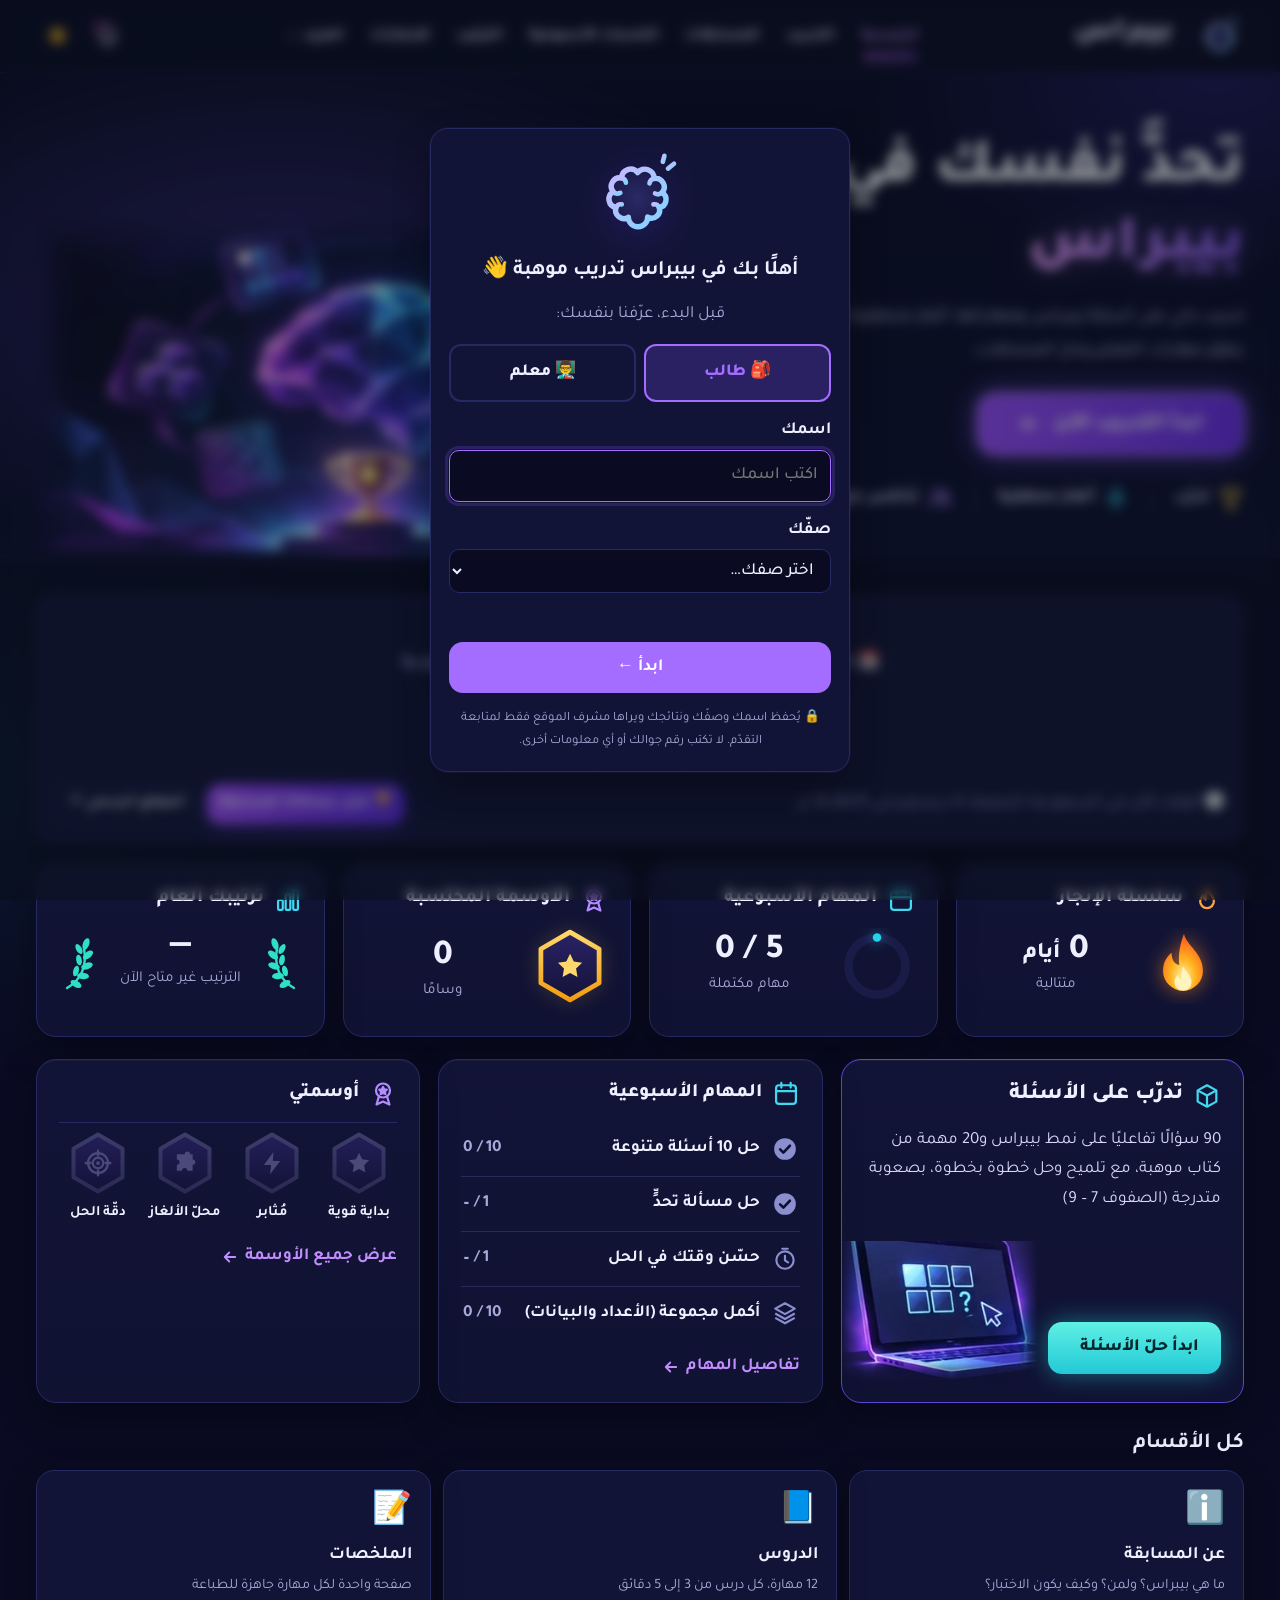
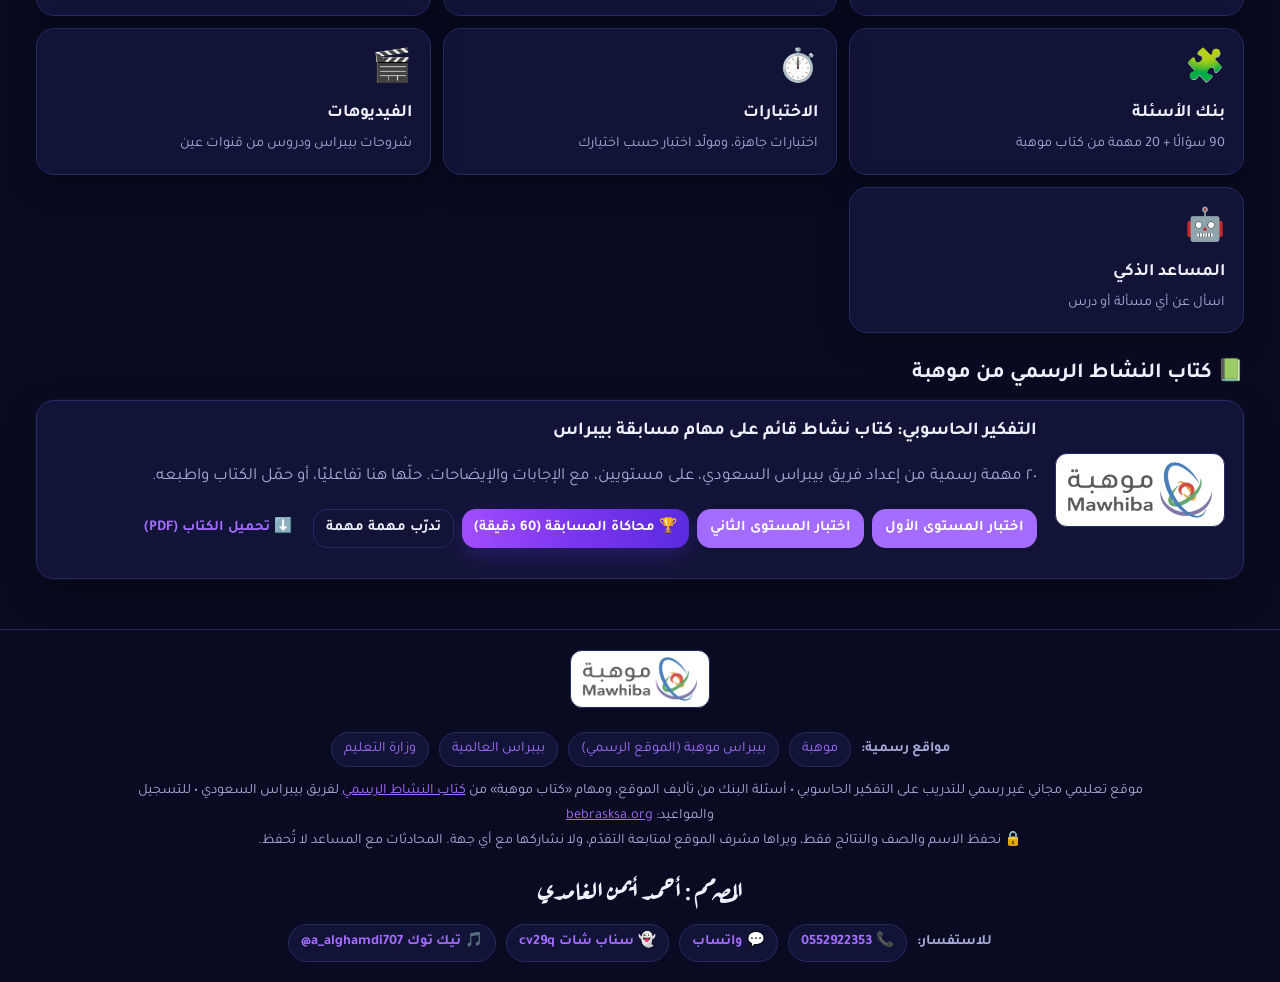
<file: index.html>
<!doctype html>
<html lang="ar" dir="rtl">
<head>
<meta charset="utf-8">
<meta name="viewport" content="width=device-width, initial-scale=1">
<title>بيبراس تدريب موهبة</title>
<meta name="description" content="موقع عربي مجاني لطلاب الصف الأول والثاني والثالث المتوسط للتدريب على مسابقة بيبراس موهبة للتفكير الحاسوبي: دروس مبسطة، ملخصات للطباعة، بنك أسئلة، اختبارات تفاعلية، ومساعد ذكي.">
<script>try{var t=localStorage.getItem('theme');document.documentElement.dataset.theme=t||'dark'}catch(e){document.documentElement.dataset.theme='dark'}</script>
<link rel="preconnect" href="https://fonts.googleapis.com"><link rel="preconnect" href="https://fonts.gstatic.com" crossorigin>
<link href="https://fonts.googleapis.com/css2?family=Aref+Ruqaa:wght@700&family=Tajawal:wght@400;500;700;800&display=swap" rel="stylesheet">
<link rel="stylesheet" href="assets/css/style.css">
<link rel="icon" type="image/svg+xml" href="assets/brand/logo-icon.svg">
<link rel="apple-touch-icon" href="assets/brand/logo-180.png">
</head>
<body class="home">
<header id="site-header"></header>
<main>
  <section class="g-hero" aria-labelledby="g-title">
    <div class="wrap g-wrap">
      <div class="g-htext">
        <h1 class="g-title" id="g-title">تحدَّ نفسك في <span class="gw">بيبراس</span></h1>
        <p class="g-lead">تدريب ذكي على أسئلة بيبراس ومهاراتها، ألغاز منطقية ممتعة، وتحدٍّ تنافسي يطوّر مهارات التفكير وحلّ المشكلات.</p>
        <a class="g-cta" href="bank.html">ابدأ التدريب الآن <svg viewBox="0 0 24 24" fill="none" stroke="currentColor" stroke-width="2.4" stroke-linecap="round" stroke-linejoin="round" aria-hidden="true"><path d="M19 12H5M11 6l-6 6 6 6"/></svg></a>
        <ul class="g-feats" aria-label="مزايا الموقع">
          <li><svg viewBox="0 0 24 24" fill="none" stroke="currentColor" stroke-width="1.9" stroke-linecap="round" stroke-linejoin="round" aria-hidden="true" class="g-ic-g"><path d="M7 3.5h10v5.5a5 5 0 0 1-10 0z"/><path d="M7 5.5H3.8a3.6 3.6 0 0 0 3.7 4.3M17 5.5h3.2a3.6 3.6 0 0 1-3.7 4.3M12 14v3.5M8 21h8M9.5 21l.8-3.5h3.4l.8 3.5"/></svg>تدرّب</li>
          <li><svg viewBox="0 0 24 24" fill="none" stroke="currentColor" stroke-width="1.9" stroke-linejoin="round" aria-hidden="true" class="g-ic-c"><path d="M13.5 2.5 5 13.5h6.5L10.5 21.5 19 10.5h-6.5z"/></svg>ألغاز منطقية</li>
          <li><svg viewBox="0 0 24 24" fill="none" stroke="currentColor" stroke-width="1.9" stroke-linecap="round" aria-hidden="true" class="g-ic-p"><circle cx="9" cy="8" r="3.3"/><circle cx="17" cy="9" r="2.6"/><path d="M2.8 19.5c.6-3.5 3.1-5.3 6.2-5.3s5.6 1.8 6.2 5.3M15.5 14.3c2.9-.3 5.1 1.2 5.7 4.5"/></svg>تنافس مع زملائك</li>
        </ul>
      </div>
      <div class="g-art"><img src="assets/img/hero-brain.webp" alt="دماغ مضيء فوق كأس، تحيط به ألغاز: شبكة، رسم بياني، مكعبات، متاهة، وعلامة استفهام" width="760" height="421" fetchpriority="high"></div>
    </div>
  </section>

  <div class="g-body"><div class="wrap g-wrap">
    <section class="countdown card" id="countdown" hidden aria-live="polite">
    <div class="cd-head">
      <h2 class="cd-title">⏳ <span id="cd-name">الاختبار الأصلي لبيبراس</span></h2>
      <p class="cd-date" id="cd-date"></p>
    </div>
    <div class="cd-boxes" id="cd-boxes">
      <div class="cd-box"><span class="cd-n" id="cd-w">0</span><span class="cd-l">أسابيع</span></div>
      <div class="cd-box"><span class="cd-n" id="cd-d">0</span><span class="cd-l">أيام</span></div>
      <div class="cd-box"><span class="cd-n" id="cd-h">0</span><span class="cd-l">ساعات</span></div>
      <div class="cd-box"><span class="cd-n" id="cd-m">0</span><span class="cd-l">دقائق</span></div>
      <div class="cd-box"><span class="cd-n" id="cd-s">0</span><span class="cd-l">ثوانٍ</span></div>
    </div>
    <p class="cd-msg" id="cd-msg" hidden></p>
    <div class="cd-foot">
      <span class="muted" id="cd-now"></span>
      <span class="btn-row" style="margin:0"><a class="btn small accent" href="quizzes.html">🏆 تدرّب بمحاكاة المسابقة</a>
        <a class="btn small secondary" id="cd-link" href="https://bebrasksa.org" target="_blank" rel="noopener">الموقع الرسمي ↗</a></span>
    </div>
  </section>

    <div class="g-stats">
      <section class="g-card" aria-labelledby="s-streak">
        <h2 class="g-t" id="s-streak"><svg viewBox="0 0 24 24" fill="none" stroke="currentColor" stroke-width="1.9" stroke-linejoin="round" aria-hidden="true" class="g-ic-o"><path d="M12.3 2.5c.8 3.6 5.6 5.6 5.6 10.6a5.9 5.9 0 0 1-11.8 0c0-2.4 1.1-4.1 2.4-5.3 0 2.2 1 3.4 2.3 3.6-.3-3.1.2-6 1.5-8.9z"/></svg>سلسلة الإنجاز</h2>
        <div class="g-stat"><svg class="vis" viewBox="0 0 80 80" aria-hidden="true"><defs><radialGradient id="fl1" cx=".5" cy=".75" r=".7"><stop offset="0" stop-color="#fff3a8"/><stop offset=".45" stop-color="#ffb21e"/><stop offset="1" stop-color="#ff5a1f"/></radialGradient></defs><path d="M41 6c3 13 20 20 20 39a21 21 0 0 1-42 0c0-9 4-15 9-19 0 8 3.5 12 8 13-1-11 .5-21 5-33z" fill="url(#fl1)" style="filter:drop-shadow(0 0 10px rgba(255,140,40,.6))"/><path d="M40 40c2 6 9 9 9 17a9 9 0 0 1-18 0c0-4 2-6.5 4-8 0 3 1.5 5 3.5 5.5-.5-5 .5-10 1.5-14.5z" fill="#fff6c9" opacity=".9"/></svg><div style="text-align:center;flex:1"><div class="g-big" id="st-streak">0 <small>أيام</small></div><div class="g-sub">متتالية</div></div></div>
      </section>
      <section class="g-card" aria-labelledby="s-week">
        <h2 class="g-t" id="s-week"><svg viewBox="0 0 24 24" fill="none" stroke="currentColor" stroke-width="1.9" stroke-linecap="round" aria-hidden="true" class="g-ic-c"><rect x="3.5" y="4.5" width="17" height="16" rx="2.5"/><path d="M3.5 9.5h17M8 2.5v4M16 2.5v4"/></svg>المهام الأسبوعية</h2>
        <div class="g-stat"><div class="g-ring" role="img" id="wk-ring" aria-label="المهام المكتملة"><svg viewBox="0 0 80 80"><circle cx="40" cy="40" r="30" fill="none" stroke="var(--surface-2)" stroke-width="9"/><circle id="wk-arc" cx="40" cy="40" r="30" fill="none" stroke="#22d3ee" stroke-width="9" stroke-linecap="round" pathLength="100" stroke-dasharray="0 100" style="filter:drop-shadow(0 0 6px rgba(34,211,238,.6))"/></svg></div>
          <div style="text-align:center;flex:1"><div class="g-big" id="st-week" style="direction:ltr">0 / 5</div><div class="g-sub">مهام مكتملة</div></div></div>
      </section>
      <section class="g-card" aria-labelledby="s-badges">
        <h2 class="g-t" id="s-badges"><svg viewBox="0 0 24 24" fill="none" stroke="currentColor" stroke-width="1.9" stroke-linecap="round" stroke-linejoin="round" aria-hidden="true" class="g-ic-p"><circle cx="12" cy="9" r="6"/><path d="m12 6 1 2 2.2.3-1.6 1.6.4 2.2-2-1-2 1 .4-2.2-1.6-1.6L11 8z" fill="currentColor"/><path d="m8.5 14-2 7 5.5-2.5 5.5 2.5-2-7"/></svg>الأوسمة المكتسبة</h2>
        <div class="g-stat"><span id="st-hex"></span><div style="text-align:center;flex:1"><div class="g-big" id="st-badges">0</div><div class="g-sub" id="st-badges-l">وسامًا</div></div></div>
      </section>
      <section class="g-card" aria-labelledby="s-rank">
        <h2 class="g-t" id="s-rank"><svg viewBox="0 0 24 24" fill="none" stroke="currentColor" stroke-width="1.9" stroke-linecap="round" aria-hidden="true" class="g-ic-c"><rect x="3.5" y="12" width="4" height="8.5" rx="1"/><rect x="10" y="7" width="4" height="13.5" rx="1"/><rect x="16.5" y="3.5" width="4" height="17" rx="1"/></svg>ترتيبك العام</h2>
        <a class="g-rank" href="leaderboard.html" style="color:inherit;text-decoration:none"><svg class="lau" viewBox="0 0 34 64" fill="currentColor" aria-hidden="true"><path d="M26 60C12 52 6 38 9 20" fill="none" stroke="currentColor" stroke-width="2.4" stroke-linecap="round"/><ellipse cx="7" cy="16" rx="3.2" ry="6" transform="rotate(-20 7 16)"/><ellipse cx="5" cy="27" rx="3.2" ry="6" transform="rotate(-50 5 27)"/><ellipse cx="6" cy="38" rx="3.2" ry="6" transform="rotate(-70 6 38)"/><ellipse cx="10" cy="48" rx="3.2" ry="6" transform="rotate(-95 10 48)"/><ellipse cx="17" cy="56" rx="3.2" ry="6" transform="rotate(-120 17 56)"/><ellipse cx="14" cy="21" rx="2.8" ry="5.4" transform="rotate(30 14 21)"/><ellipse cx="14" cy="32" rx="2.8" ry="5.4" transform="rotate(10 14 32)"/><ellipse cx="17" cy="43" rx="2.8" ry="5.4" transform="rotate(-15 17 43)"/></svg><div class="mid"><div class="g-big" id="st-rank">—</div><div class="g-sub" id="st-rank-l">جارٍ التحميل…</div></div><svg class="lau r" viewBox="0 0 34 64" fill="currentColor" aria-hidden="true"><path d="M26 60C12 52 6 38 9 20" fill="none" stroke="currentColor" stroke-width="2.4" stroke-linecap="round"/><ellipse cx="7" cy="16" rx="3.2" ry="6" transform="rotate(-20 7 16)"/><ellipse cx="5" cy="27" rx="3.2" ry="6" transform="rotate(-50 5 27)"/><ellipse cx="6" cy="38" rx="3.2" ry="6" transform="rotate(-70 6 38)"/><ellipse cx="10" cy="48" rx="3.2" ry="6" transform="rotate(-95 10 48)"/><ellipse cx="17" cy="56" rx="3.2" ry="6" transform="rotate(-120 17 56)"/><ellipse cx="14" cy="21" rx="2.8" ry="5.4" transform="rotate(30 14 21)"/><ellipse cx="14" cy="32" rx="2.8" ry="5.4" transform="rotate(10 14 32)"/><ellipse cx="17" cy="43" rx="2.8" ry="5.4" transform="rotate(-15 17 43)"/></svg></a>
      </section>
    </div>

    <div class="g-row3">
      <section class="g-card glow g-practice" aria-labelledby="c-prac">
        <h2 class="g-t" id="c-prac" style="font-size:1.4rem"><svg viewBox="0 0 24 24" fill="none" stroke="currentColor" stroke-width="1.9" stroke-linejoin="round" aria-hidden="true" class="g-ic-c"><path d="m12 2.8 8 4.4v9.6l-8 4.4-8-4.4V7.2z"/><path d="m4 7.2 8 4.4 8-4.4M12 11.6v9.6"/></svg>تدرّب على الأسئلة</h2>
        <p id="prac-p">أسئلة تفاعلية على نمط بيبراس مع تلميح وحل خطوة بخطوة، بصعوبة متدرجة (الصفوف 7 – 9)</p>
        <div class="lap"><a class="btn-cyan" href="bank.html">ابدأ حلّ الأسئلة <svg viewBox="0 0 24 24" fill="none" stroke="currentColor" stroke-width="2.4" stroke-linecap="round" stroke-linejoin="round" aria-hidden="true"><path d="M19 12H5M11 6l-6 6 6 6"/></svg></a><img src="assets/img/practice-laptop.webp" alt="" width="236" height="166" loading="lazy"></div>
      </section>
      <section class="g-card" aria-labelledby="c-tasks">
        <h2 class="g-t" id="c-tasks"><svg viewBox="0 0 24 24" fill="none" stroke="currentColor" stroke-width="1.9" stroke-linecap="round" aria-hidden="true" class="g-ic-c"><rect x="3.5" y="4.5" width="17" height="16" rx="2.5"/><path d="M3.5 9.5h17M8 2.5v4M16 2.5v4"/></svg>المهام الأسبوعية</h2>
        <ul class="g-tasks" id="tasks"><li class="muted">جارٍ التحميل…</li></ul>
        <a class="g-more" href="challenges.html">تفاصيل المهام <svg viewBox="0 0 24 24" fill="none" stroke="currentColor" stroke-width="2.4" stroke-linecap="round" stroke-linejoin="round" aria-hidden="true"><path d="M19 12H5M11 6l-6 6 6 6"/></svg></a>
      </section>
      <section class="g-card" aria-labelledby="c-badges">
        <h2 class="g-t" id="c-badges"><svg viewBox="0 0 24 24" fill="none" stroke="currentColor" stroke-width="1.9" stroke-linecap="round" stroke-linejoin="round" aria-hidden="true" class="g-ic-p"><circle cx="12" cy="9" r="6"/><path d="m12 6 1 2 2.2.3-1.6 1.6.4 2.2-2-1-2 1 .4-2.2-1.6-1.6L11 8z" fill="currentColor"/><path d="m8.5 14-2 7 5.5-2.5 5.5 2.5-2-7"/></svg>أوسمتي</h2>
        <div class="g-badges" id="my-badges"></div>
        <a class="g-more" href="achievements.html">عرض جميع الأوسمة <svg viewBox="0 0 24 24" fill="none" stroke="currentColor" stroke-width="2.4" stroke-linecap="round" stroke-linejoin="round" aria-hidden="true"><path d="M19 12H5M11 6l-6 6 6 6"/></svg></a>
      </section>
    </div>

    <h2>كل الأقسام</h2>
<div class="big-links">
    <a class="big-link" href="about.html"><span class="ic">ℹ️</span><strong>عن المسابقة</strong><span>ما هي بيبراس؟ ولمن؟ وكيف يكون الاختبار؟</span></a>
    <a class="big-link" href="lessons.html"><span class="ic">📘</span><strong>الدروس</strong><span>12 مهارة، كل درس من 3 إلى 5 دقائق</span></a>
    <a class="big-link" href="summaries.html"><span class="ic">📝</span><strong>الملخصات</strong><span>صفحة واحدة لكل مهارة جاهزة للطباعة</span></a>
    <a class="big-link" href="bank.html"><span class="ic">🧩</span><strong>بنك الأسئلة</strong><span>90 سؤالًا + 20 مهمة من كتاب موهبة</span></a>
    <a class="big-link" href="quizzes.html"><span class="ic">⏱️</span><strong>الاختبارات</strong><span>اختبارات جاهزة، ومولّد اختبار حسب اختيارك</span></a>
    <a class="big-link" href="videos.html"><span class="ic">🎬</span><strong>الفيديوهات</strong><span>شروحات بيبراس ودروس من قنوات عين</span></a>
    <a class="big-link" href="chat.html"><span class="ic">🤖</span><strong>المساعد الذكي</strong><span>اسأل عن أي مسألة أو درس</span></a>
  </div>

<h2>📗 كتاب النشاط الرسمي من موهبة</h2>
  <div class="card book-card">
    <a class="book-logo" href="https://www.mawhiba.sa" target="_blank" rel="noopener"><img src="assets/book/mawhiba-logo.png" alt="موهبة Mawhiba" width="247" height="96"></a>
    <div class="book-text">
      <h3 style="margin-top:0">التفكير الحاسوبي: كتاب نشاط قائم على مهام مسابقة بيبراس</h3>
      <p class="muted">٢٠ مهمة رسمية من إعداد فريق بيبراس السعودي، على مستويين، مع الإجابات والإيضاحات. حلّها هنا تفاعليًا، أو حمّل الكتاب واطبعه.</p>
      <div class="btn-row">
        <a class="btn small" href="quizzes.html?id=book1">اختبار المستوى الأول</a>
        <a class="btn small" href="quizzes.html?id=book2">اختبار المستوى الثاني</a>
        <a class="btn small accent" href="quizzes.html?id=sim-book">🏆 محاكاة المسابقة (60 دقيقة)</a>
        <a class="btn small secondary" href="bank.html?level=book1">تدرّب مهمة مهمة</a>
        <a class="btn small ghost" href="assets/docs/bebras-activity-book.pdf" download="كتاب-نشاط-بيبراس-موهبة.pdf">⬇️ تحميل الكتاب (PDF)</a>
      </div>
    </div>
  </div>


      </div></div>
</main>
<footer id="site-footer"></footer>
<script src="assets/js/core.js"></script>
<script>
(async function () {
  const $ = (id) => document.getElementById(id);
  const { esc, game } = App;
  try {
    const [skills, qs, quizzes] = await Promise.all([App.skills(), App.questions(), App.json('data/quizzes.json')]);
    const p = App.progress.get();
    const st = game.streak(p);
    $('st-streak').innerHTML = `${st} <small>${st === 1 ? 'يوم' : st === 2 ? 'يومان' : 'أيام'}</small>`;
    const tasks = game.weekTasks(p, qs);
    const done = tasks.filter((t) => t.done).length;
    $('st-week').textContent = `${done} / ${tasks.length}`;
    $('wk-arc').setAttribute('stroke-dasharray', `${done / tasks.length * 100} 100`);
    $('wk-ring').setAttribute('aria-label', `${done} من ${tasks.length} مهام مكتملة`);
    $('tasks').innerHTML = tasks.slice(0, 4).map((t) => `<li class="${t.done ? 'done' : ''}"><svg class="ti" viewBox="0 0 24 24" aria-hidden="true">${game.GI[t.done ? 'check' : t.icon]}</svg>
      <span class="tt"><a href="${t.href}">${esc(t.title)}</a></span><span class="tc">${t.cur || (t.goal === 1 ? '–' : 0)} / ${t.goal}</span></li>`).join('');
    const B = game.badges(p, qs, quizzes, skills);
    const earned = B.filter((b) => b.earned);
    const n = earned.length;
    $('st-badges').textContent = n;
    $('st-badges-l').textContent = n === 1 ? 'وسام' : n === 2 ? 'وسامان' : (n >= 3 && n <= 10 ? 'أوسمة' : 'وسامًا');
    $('st-hex').innerHTML = game.badgeSvg({ id: 'sum', icon: 'star', color: 'gold', earned: true }, 76);
    const show = earned.sort((a, b) => b.at - a.at).slice(0, 4);
    const fill = B.filter((b) => !b.earned).slice(0, 4 - show.length);
    $('my-badges').innerHTML = [...show, ...fill].map((b) => `<a class="g-badge" href="achievements.html" style="color:inherit;text-decoration:none" title="${esc(b.desc)}">${game.badgeSvg(b, 64)}<span>${esc(b.name)}</span></a>`).join('');
    const mid = qs.filter((q) => q.level === 'mid').length;
    $('prac-p').textContent = `${mid} سؤالًا تفاعليًا على نمط بيبراس و${qs.length - mid} مهمة من كتاب موهبة، مع تلميح وحل خطوة بخطوة، بصعوبة متدرجة (الصفوف 7 – 9)`;
  } catch (e) { App.loadError($('tasks'), e); }
  // الترتيب من الخادم
  try {
    const b = await game.board('all');
    if (b.me) { $('st-rank').textContent = '#' + b.me.r; $('st-rank-l').textContent = `من بين ${b.students.toLocaleString('en')} طالبًا`; }
    else { $('st-rank').textContent = '—'; $('st-rank-l').textContent = 'حل أول سؤال لتدخل الترتيب'; }
  } catch (e) { $('st-rank').textContent = '—'; $('st-rank-l').textContent = 'الترتيب غير متاح الآن'; }
})();
</script>
<script>
/* ===== العدّ التنازلي للاختبار الأصلي (بتوقيت السعودية) =====
   الموعد في data/config.json ← exam.at (مثل 2026-12-05T14:00:00+03:00).
   نصحّح ساعة الجهاز بوقت الخادم (ترويسة Date) حتى يكون العدّ صحيحًا حتى لو كانت ساعة الجهاز خاطئة. */
(async function () {
  const box = document.getElementById('countdown');
  let cfg;
  try { cfg = await App.json('data/config.json'); } catch (e) { return; }
  const ex = cfg.exam;
  if (!ex || !ex.at) return;
  const target = Date.parse(ex.at);
  if (!Number.isFinite(target)) return;
  const duration = (ex.durationMinutes || 60) * 60000;
  let offset = 0;
  try {
    const r = await fetch('data/config.json?t=' + Date.now(), { cache: 'no-store' });
    const server = Date.parse(r.headers.get('Date'));
    if (Number.isFinite(server) && Math.abs(server - Date.now()) > 3000) offset = server - Date.now();
  } catch (e) { /* نستخدم ساعة الجهاز */ }
  const now = () => Date.now() + offset;
  if (now() > target + duration + 86400000) return; // بعد يوم من انتهاء الاختبار يختفي العداد

  document.getElementById('cd-name').textContent = ex.title || 'الاختبار الأصلي لبيبراس';
  document.getElementById('cd-date').textContent = '📅 ' + (ex.label || '');
  if (ex.link) document.getElementById('cd-link').href = ex.link;
  box.hidden = false;
  const el = (id) => document.getElementById(id);
  const riyadh = new Intl.DateTimeFormat('ar-SA-u-ca-gregory-nu-latn', { timeZone: 'Asia/Riyadh', weekday: 'long', day: 'numeric', month: 'long', hour: 'numeric', minute: '2-digit', second: '2-digit' });
  const pad = (n) => String(n).padStart(2, '0');
  let timer = null;
  function tick() {
    const t = now();
    el('cd-now').textContent = '🕒 الوقت الآن في السعودية: ' + riyadh.format(new Date(t));
    const left = target - t;
    if (left > 0) {
      let s = Math.floor(left / 1000);
      const w = Math.floor(s / 604800); s -= w * 604800;
      const d = Math.floor(s / 86400); s -= d * 86400;
      const h = Math.floor(s / 3600); s -= h * 3600;
      const m = Math.floor(s / 60); s -= m * 60;
      el('cd-w').textContent = w; el('cd-d').textContent = d;
      el('cd-h').textContent = pad(h); el('cd-m').textContent = pad(m); el('cd-s').textContent = pad(s);
      return;
    }
    el('cd-boxes').hidden = true;
    const msg = el('cd-msg');
    msg.hidden = false;
    if (t < target + duration) { msg.className = 'cd-msg live'; msg.innerHTML = '🟢 الاختبار بدأ الآن! ادخل من <a href="' + (ex.link || 'https://bebrasksa.org') + '" target="_blank" rel="noopener">الموقع الرسمي</a>. بالتوفيق 🌟'; }
    else { msg.className = 'cd-msg'; msg.textContent = '✅ انتهى موعد الاختبار. بالتوفيق للجميع 🌟'; if (timer) clearInterval(timer); timer = -1; }
  }
  tick();
  if (timer !== -1) timer = setInterval(tick, 1000);
})();
</script>
</body>
</html>
</file>
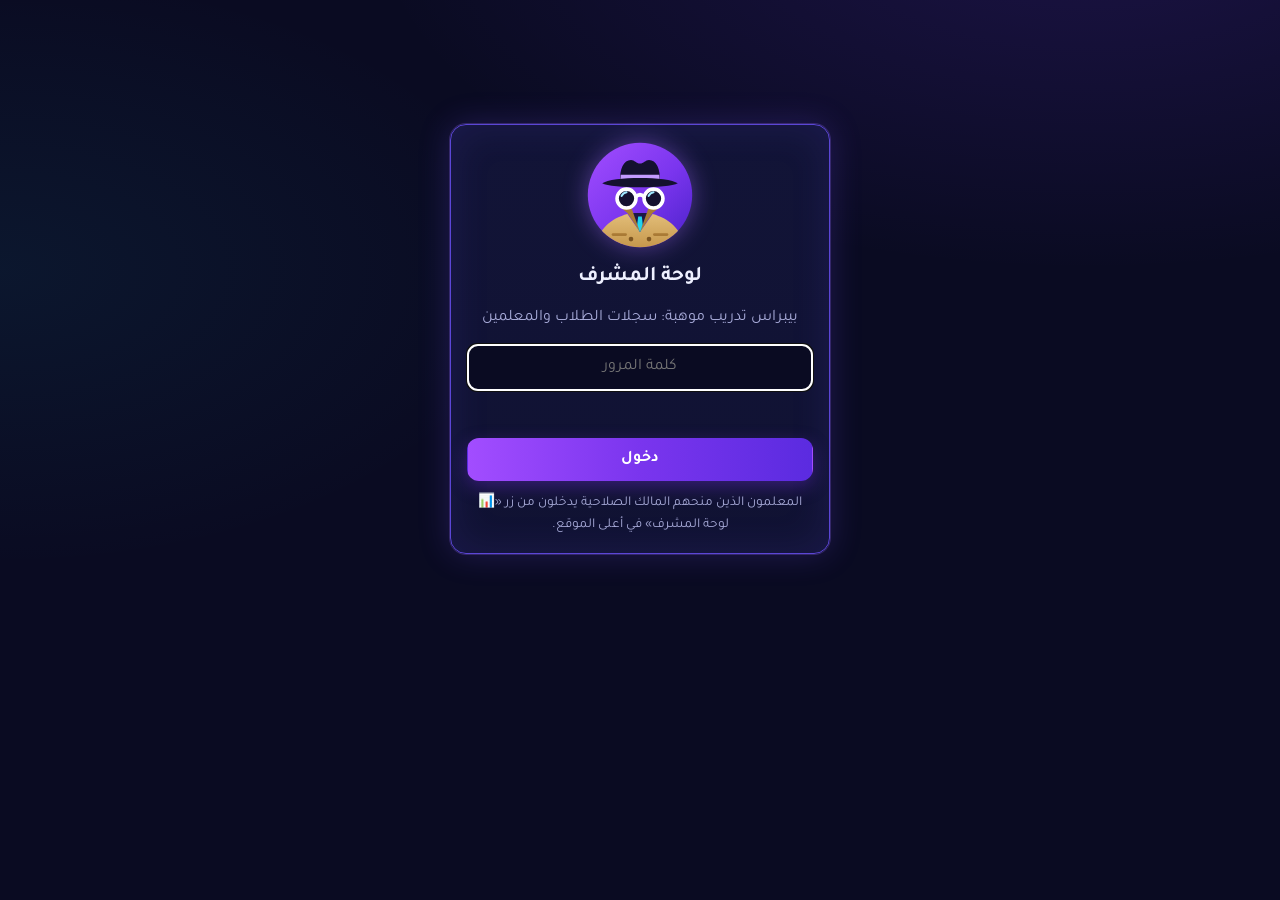
<file: admin-site/index.html>
<!doctype html>
<html lang="ar" dir="rtl">
<head>
<meta charset="utf-8">
<meta name="viewport" content="width=device-width, initial-scale=1">
<meta name="robots" content="noindex, nofollow">
<title>لوحة المشرف | بيبراس تدريب موهبة</title>
<link rel="preconnect" href="https://fonts.googleapis.com"><link rel="preconnect" href="https://fonts.gstatic.com" crossorigin>
<link href="https://fonts.googleapis.com/css2?family=Tajawal:wght@400;500;700;800&display=swap" rel="stylesheet">
<link rel="icon" type="image/svg+xml" href="logo.svg">
<meta name="theme-color" content="#0a0b22">
<style>
/* نفس هوية الموقع الداكنة (بنفسجي نيون) */
:root {
  --bg: #0a0b22; --surface: #121437; --surface-2: #1a1c48; --text: #eef0ff; --muted: #a7aad8; --border: #262a62;
  --primary: #a46cff; --primary-2: #c39bff; --primary-soft: #2a2163; --accent: #22d3ee;
  --ok: #3ddc97; --ok-soft: #0f3326; --bad: #ff7a7a; --bad-soft: #3a1c26; --warn: #f0b04a;
  --grad: linear-gradient(90deg, #a24dff 0%, #7a35ee 50%, #5b2be0 100%);
  --radius: 16px; color-scheme: dark;
}
* { box-sizing: border-box; }
body { margin: 0; min-height: 100vh; color: var(--text); font-family: 'Tajawal', system-ui, sans-serif; line-height: 1.6;
  background: radial-gradient(1200px 600px at 85% -10%, rgba(120, 60, 255, .16), transparent 60%), radial-gradient(900px 500px at 0% 30%, rgba(34, 211, 238, .06), transparent 60%), var(--bg); }
a { color: var(--primary-2); }
.wrap { max-width: 1200px; margin: 0 auto; padding: 16px; }
header { display: flex; align-items: center; gap: 12px; flex-wrap: wrap; padding: 8px 0 14px; border-bottom: 1px solid var(--border); }
header h1 { margin: 0; font-size: 1.35rem; }
header .ttl { display: flex; align-items: center; gap: 12px; }
header .sp { margin-inline-start: auto; display: flex; gap: 8px; flex-wrap: wrap; }
.logo { display: block; width: 48px; height: 48px; filter: drop-shadow(0 0 12px rgba(164, 108, 255, .45)); }
.login .logo { width: 108px; height: 108px; margin: 0 auto; }
button, input, select { font: inherit; }
.btn { border: 1px solid transparent; background: var(--grad); color: #fff; border-radius: 12px; padding: 8px 14px; font-weight: 700; cursor: pointer; box-shadow: 0 6px 18px rgba(122, 53, 238, .35); }
.btn.sec { background: var(--surface-2); color: var(--text); border-color: var(--border); box-shadow: none; }
.btn.sec:hover { border-color: var(--primary); }
.btn.danger { background: #d9455a; border-color: #d9455a; box-shadow: none; }
.btn:disabled { opacity: .6; cursor: default; }
.card { background: linear-gradient(180deg, var(--surface) 0%, color-mix(in srgb, var(--surface) 80%, var(--bg)) 100%); border: 1px solid var(--border); border-radius: var(--radius); padding: 16px; box-shadow: inset 0 1px 0 rgba(255, 255, 255, .04), 0 14px 30px rgba(0, 0, 0, .3); }
.glow { border-color: #5b46d6; box-shadow: 0 0 0 1px rgba(150, 110, 255, .25), 0 0 32px rgba(120, 80, 255, .22), inset 0 0 40px rgba(110, 80, 255, .12); }
.login { max-width: 380px; margin: 12vh auto; display: flex; flex-direction: column; gap: 12px; text-align: center; }
.login input { padding: 10px 12px; border-radius: 10px; border: 1px solid var(--border); background: var(--bg); color: var(--text); text-align: center; direction: ltr; }
.err { color: var(--bad); font-weight: 700; min-height: 1.4em; margin: 0; }
.stats { display: grid; grid-template-columns: repeat(auto-fill, minmax(150px, 1fr)); gap: 12px; margin: 12px 0; }
.stat .n { font-size: 1.7rem; font-weight: 800; color: var(--primary-2); font-variant-numeric: tabular-nums; }
.stat .l { color: var(--muted); font-size: .9rem; }
.tabs { display: flex; gap: 6px; flex-wrap: wrap; margin: 16px 0 10px; }
.tabs button { border: 1px solid var(--border); background: var(--surface); color: var(--text); border-radius: 999px; padding: 7px 16px; font-weight: 700; cursor: pointer; }
.tabs button.on { background: var(--grad); border-color: transparent; color: #fff; box-shadow: 0 6px 18px rgba(122, 53, 238, .35); }
.filters { display: flex; gap: 8px; flex-wrap: wrap; align-items: center; margin-bottom: 10px; }
.filters input, .filters select { padding: 8px 10px; border-radius: 10px; border: 1px solid var(--border); background: var(--surface); color: var(--text); }
.filters .count { color: var(--muted); margin-inline-start: auto; }
.tbl-wrap { overflow-x: auto; background: var(--surface); border: 1px solid var(--border); border-radius: var(--radius); }
table { width: 100%; border-collapse: collapse; font-size: .95rem; }
th, td { padding: 9px 12px; text-align: start; border-bottom: 1px solid var(--border); white-space: nowrap; }
th { background: var(--surface-2); font-weight: 800; position: sticky; top: 0; }
tbody tr.click { cursor: pointer; }
tbody tr.click:hover { background: var(--surface-2); }
td.num { font-variant-numeric: tabular-nums; }
.pill { display: inline-block; padding: 1px 10px; border-radius: 999px; font-size: .82rem; font-weight: 700; background: var(--surface-2); }
.pill.t { background: var(--primary-soft); color: var(--primary-2); }
.pct { font-weight: 800; }
.pct.hi { color: var(--ok); } .pct.mid { color: var(--warn); } .pct.lo { color: var(--bad); }
.ok { color: var(--ok); font-weight: 800; } .no { color: var(--bad); font-weight: 800; }
.muted { color: var(--muted); }
.empty { padding: 24px; text-align: center; color: var(--muted); }
.drawer { position: fixed; inset-block: 0; inset-inline-start: 0; width: min(520px, 100vw); background: var(--surface); border-inline-end: 1px solid var(--border); box-shadow: 0 0 40px rgba(0,0,0,.25); z-index: 10; display: flex; flex-direction: column; }
.drawer[hidden] { display: none; }
.drawer .hd { padding: 14px 16px; border-bottom: 1px solid var(--border); display: flex; gap: 10px; align-items: flex-start; }
.drawer .hd h2 { margin: 0; font-size: 1.2rem; }
.drawer .bd { overflow-y: auto; padding: 12px 16px; flex: 1; }
.tl { list-style: none; margin: 0; padding: 0; }
.tl li { padding: 8px 0; border-bottom: 1px dashed var(--border); display: flex; gap: 10px; }
.tl .ic { width: 26px; text-align: center; }
.tl .tm { color: var(--muted); font-size: .82rem; }
.note { font-size: .85rem; color: var(--muted); margin-top: 16px; }
.ex-list { list-style: none; padding: 0; margin: 8px 0 0; }
.ex-q { border: 1px solid var(--border); border-radius: 12px; padding: 10px 12px; margin-bottom: 8px; }
.ex-q.w { border-color: var(--bad); background: var(--bad-soft); }
.ex-h { display: flex; flex-wrap: wrap; gap: 6px 10px; align-items: center; }
.ex-h a { margin-inline-start: auto; font-size: .85rem; }
.ex-a, .ex-c { margin-top: 4px; }
.ex-c { color: var(--ok); }
.only-w .ex-q.r { display: none; }
.acc { margin-bottom: 14px; }
.acc h3 { margin: 0 0 6px; }
.acc input, .acc select { padding: 8px 10px; border-radius: 10px; border: 1px solid var(--border); background: var(--surface); color: var(--text); min-width: 220px; }
.btn-row { display: flex; gap: 8px; flex-wrap: wrap; align-items: center; }
.pwrow { display: flex; gap: 8px; flex-wrap: wrap; align-items: center; }
.pwrow code { font-family: Consolas, monospace; font-size: 1.1rem; background: var(--surface-2); padding: 8px 12px; border-radius: 10px; letter-spacing: .5px; }
</style>
</head>
<body>
<div class="wrap" id="app"></div>
<script>
(function () {
  const API = 'https://bebras-chat.kdnksa2.workers.dev';
  const KEY = 'bebras-admin-key';
  const app = document.getElementById('app');
  const GR = { m1: 'أول متوسط', m2: 'ثاني متوسط', m3: 'ثالث متوسط' };
  const PAGES = { 'index.html': 'الرئيسية', 'about.html': 'عن المسابقة', 'lessons.html': 'الدروس', 'summaries.html': 'الملخصات', 'bank.html': 'بنك الأسئلة', 'quizzes.html': 'الاختبارات', 'videos.html': 'الفيديوهات', 'chat.html': 'المساعد الذكي' };
  const esc = (s) => String(s ?? '').replace(/[&<>"']/g, (c) => ({ '&': '&amp;', '<': '&lt;', '>': '&gt;', '"': '&quot;', "'": '&#39;' }[c]));
  const fmt = new Intl.DateTimeFormat('ar-SA-u-ca-gregory-nu-latn', { timeZone: 'Asia/Riyadh', dateStyle: 'medium', timeStyle: 'short' });
  const when = (ts) => (ts ? fmt.format(new Date(ts)) : '—');
  function ago(ts) {
    if (!ts) return '—';
    const m = Math.round((Date.now() - ts) / 60000);
    if (m < 1) return 'الآن';
    if (m < 60) return `قبل ${m} د`;
    const h = Math.round(m / 60);
    if (h < 24) return `قبل ${h} س`;
    return `قبل ${Math.round(h / 24)} يوم`;
  }
  const pctCls = (p) => (p >= 75 ? 'hi' : p >= 50 ? 'mid' : 'lo');
  const mmss = (s) => (s == null ? '—' : `${Math.floor(s / 60)}:${String(s % 60).padStart(2, '0')}`);
  const who = (r) => (r.role === 'teacher' ? '<span class="pill t">معلم</span>' : `<span class="pill">${esc(GR[r.grade] || 'طالب')}</span>`);
  // طرق الدخول: كلمة المرور، أو رمز «جهاز المالك» المحفوظ في هذا الجهاز، أو جلسة من زر «لوحة المشرف» في الموقع (#s=…)
  const DEVKEY = 'bebras-owner-device';
  const ls = { get: (k) => { try { return localStorage.getItem(k); } catch (e) { return null; } }, set: (k, v) => { try { localStorage.setItem(k, v); } catch (e) { /* */ } }, del: (k) => { try { localStorage.removeItem(k); } catch (e) { /* */ } } };
  const ss = { get: (k) => { try { return sessionStorage.getItem(k); } catch (e) { return null; } }, set: (k, v) => { try { sessionStorage.setItem(k, v); } catch (e) { /* */ } }, del: (k) => { try { sessionStorage.removeItem(k); } catch (e) { /* */ } } };
  const fromLink = (location.hash.match(/[#&]s=(ses_[\w-]+)/) || [])[1];
  if (fromLink) { ss.set(KEY, fromLink); history.replaceState(null, '', location.pathname); }
  let key = ss.get(KEY) || (ss.get('bebras-logged-out') ? null : ls.get(DEVKEY));
  let ME = { role: 'owner' };
  const isOwner = () => ME.role === 'owner';

  async function api(path, opts = {}) {
    const r = await fetch(API + path, { ...opts, headers: { 'Content-Type': 'application/json', Authorization: 'Bearer ' + key, ...(opts.headers || {}) } });
    const j = await r.json().catch(() => ({}));
    if (r.status === 401) {
      if (key && key === ls.get(DEVKEY)) ls.del(DEVKEY); // جهاز حُذف من قائمة الأجهزة
      const m = j.message || 'كلمة المرور غير صحيحة.';
      logout(m); throw new Error(m);
    }
    if (!r.ok) throw new Error(j.message || 'تعذّر الاتصال بالخادم.');
    return j;
  }
  function logout(msg) { key = null; ss.del(KEY); ss.set('bebras-logged-out', '1'); login(typeof msg === 'string' ? msg : ''); }

  function login(msg) {
    const dev = ls.get(DEVKEY);
    app.innerHTML = `<form class="card login glow" id="lf">
      <img class="logo" src="logo.svg" alt="" width="108" height="108">
      <h1 style="margin:0;font-size:1.3rem">لوحة المشرف</h1>
      <p class="muted" style="margin:0">بيبراس تدريب موهبة: سجلات الطلاب والمعلمين</p>
      ${dev ? '<button class="btn" type="button" id="devlogin">💻 دخول بهذا الجهاز (بدون كلمة مرور)</button><p class="muted" style="margin:0">أو بكلمة المرور:</p>' : ''}
      <input type="password" id="pw" placeholder="كلمة المرور" autocomplete="current-password" ${dev ? '' : 'required'}>
      <p class="err" id="le">${esc(msg || '')}</p>
      <button class="btn${dev ? ' sec' : ''}" type="submit">دخول</button>
      <p class="muted" style="margin:0;font-size:.85rem">المعلمون الذين منحهم المالك الصلاحية يدخلون من زر «📊 لوحة المشرف» في أعلى الموقع.</p>
    </form>`;
    const f = document.getElementById('lf');
    if (dev) document.getElementById('devlogin').onclick = () => { ss.del('bebras-logged-out'); key = dev; dashboard(); };
    else document.getElementById('pw').focus();
    f.addEventListener('submit', async (e) => {
      e.preventDefault();
      const pw = document.getElementById('pw').value.trim();
      if (!pw) { document.getElementById('le').textContent = 'اكتب كلمة المرور.'; return; }
      key = pw;
      const b = f.querySelector('button[type=submit]'); b.disabled = true;
      try { await api('/admin/me'); ss.set(KEY, key); ss.del('bebras-logged-out'); dashboard(); }
      catch (err) { key = null; const le = document.getElementById('le'); if (le) le.textContent = err.message; b.disabled = false; }
    });
  }

  let USERS = [], EXAMS = [], EVENTS = [], TAB = 'people';
  let VIEWERS = new Set();
  async function dashboard() {
    try { ME = await api('/admin/me'); } catch (e) { return; }
    if (!isOwner() && TAB === 'access') TAB = 'people';
    const badge = isOwner() ? `<span class="pill t">👑 المالك${ME.via === 'device' ? ' • من جهاز مسجّل' : ''}</span>` : `<span class="pill">👁️ مشاهدة فقط: ${esc(ME.label || '')}</span>`;
    app.innerHTML = `<header><span class="ttl"><img class="logo" src="logo.svg" alt="" width="48" height="48"><h1>لوحة المشرف</h1></span>${badge}
        <span class="sp">${isOwner() ? '<button class="btn sec" id="bk">💾 نسخة احتياطية</button><button class="btn sec" id="bkx">📊 كل السجلات (Excel)</button>' : ''}<button class="btn sec" id="rf">🔄 تحديث</button><button class="btn sec" id="lo">خروج</button></span></header>
      <div id="bk-note"></div>
      <div class="stats" id="stats"><div class="card">جارٍ التحميل…</div></div>
      <div class="tabs" id="tabs">
        <button data-t="people">👥 الأشخاص</button>
        <button data-t="exams">📝 نتائج الاختبارات</button>
        <button data-t="questions">📊 الأسئلة</button>
        <button data-t="activity">🕒 آخر النشاط</button>
        ${isOwner() ? '<button data-t="access">🔐 الصلاحيات</button>' : ''}
      </div>
      <div id="view"></div>
      <aside class="drawer" id="drawer" hidden></aside>
      <p class="note">🔒 البيانات خاصة بالطلاب. لا تشاركها إلا مع المعلمين المعنيين.${isOwner() ? ' يمكنك حذف بيانات أي شخص من صفحته.' : ''}</p>`;
    document.querySelectorAll('#tabs button').forEach((x) => x.classList.toggle('on', x.dataset.t === TAB));
    document.getElementById('lo').onclick = logout;
    document.getElementById('rf').onclick = () => { QSTATS = null; load(); };
    if (isOwner()) {
      document.getElementById('bk').onclick = () => backup('json');
      document.getElementById('bkx').onclick = () => backup('csv');
      backupNote();
    }
    document.getElementById('tabs').onclick = (e) => {
      const b = e.target.closest('button'); if (!b) return;
      TAB = b.dataset.t;
      document.querySelectorAll('#tabs button').forEach((x) => x.classList.toggle('on', x === b));
      render();
    };
    load();
  }

  async function load() {
    try {
      const [s, u, x, ev] = await Promise.all([api('/admin/stats'), api('/admin/users?limit=1000'), api('/admin/exams?limit=1000'), api('/admin/events?limit=300')]);
      USERS = u.users; EXAMS = x.exams; EVENTS = ev.events;
      if (isOwner()) await loadViewers();
      const g = Object.fromEntries((s.by_grade || []).map((r) => [r.grade, r.n]));
      const cards = [
        ['الطلاب', s.students], ['المعلمون', s.teachers], ['نشطون آخر 24 ساعة', s.active_today],
        ['أول متوسط', g.m1 || 0], ['ثاني متوسط', g.m2 || 0], ['ثالث متوسط', g.m3 || 0],
        ['الزيارات', s.visits], ['محاولات التدريب', s.practice], ['اختبارات منجزة', s.exams],
        ['متوسط الاختبارات', s.avg_exam_pct == null ? '—' : s.avg_exam_pct + '%'],
      ];
      document.getElementById('stats').innerHTML = cards.map(([l, n]) => `<div class="card stat"><div class="n">${esc(n ?? 0)}</div><div class="l">${l}</div></div>`).join('');
      render();
    } catch (e) {
      const v = document.getElementById('view'); // قد تكون اللوحة أُغلقت (خروج أو إلغاء صلاحية)
      if (v) v.innerHTML = `<div class="card err">${esc(e.message)}</div>`;
    }
  }

  /* ---------- النسخة الاحتياطية ---------- */
  const BK = 'bebras-last-backup';
  function backupNote() {
    let last = null; try { last = Number(localStorage.getItem(BK)) || null; } catch (e) { /* */ }
    const days = last ? Math.floor((Date.now() - last) / 86400000) : null;
    const el = document.getElementById('bk-note');
    if (!el) return;
    el.innerHTML = days === null || days >= 7
      ? `<div class="card" style="border-color:var(--warn);margin:8px 0">💾 ${days === null ? 'لم تأخذ نسخة احتياطية من هذا الجهاز بعد.' : `آخر نسخة احتياطية قبل ${days} يوم.`} يُنصح بنسخة كل أسبوع: اضغط «نسخة احتياطية» واحفظ الملفين في مكان آمن (ليس في GitHub، لأنه عام).</div>`
      : '';
  }
  // ملف واحد في كل ضغطة (المتصفحات تمنع تنزيل عدة ملفات تلقائيًا مرة واحدة)
  async function backup(kind) {
    const b = document.getElementById(kind === 'json' ? 'bk' : 'bkx');
    const label = b.textContent;
    b.disabled = true; b.textContent = '⏳ جارٍ التجهيز…';
    try {
      const d = await api('/admin/backup');
      const stamp = new Date().toISOString().slice(0, 10);
      if (kind === 'json') {
        const a = document.createElement('a');
        a.href = URL.createObjectURL(new Blob([JSON.stringify(d, null, 1)], { type: 'application/json' }));
        a.download = `bebras-backup-${stamp}.json`;
        document.body.appendChild(a); a.click(); a.remove();
        setTimeout(() => URL.revokeObjectURL(a.href), 4000);
        try { localStorage.setItem(BK, String(Date.now())); } catch (e) { /* */ }
        backupNote();
        alert(`تم تنزيل النسخة الاحتياطية الكاملة: ${d.users.length} شخص و${d.events.length} سجل. احفظ الملف في مكان آمن.`);
      } else csv([['المعرّف', 'الاسم', 'الفئة', 'الصف', 'النوع', 'الصفحة', 'المرجع', 'العنوان', 'صحيح؟', 'الدرجة', 'من', 'الوقت (ث)', 'تفاصيل', 'التاريخ'],
        ...d.events.map((e) => { const u = d.users.find((x) => x.id === e.user_id) || {};
          return [e.user_id, u.name, u.role === 'teacher' ? 'معلم' : 'طالب', GR[u.grade] || '', e.type, e.page, e.ref, e.title, e.ok == null ? '' : e.ok ? 'نعم' : 'لا', e.score ?? '', e.total ?? '', e.seconds ?? '', e.detail || '', when(e.ts)]; })], `bebras-records-${stamp}.csv`);
    } catch (e) { alert(e.message); }
    b.disabled = false; b.textContent = label;
  }

  /* ---------- إحصاءات الأسئلة ---------- */
  const SITE = 'https://bebras-training.pages.dev';
  const LV = { mid: 'أسئلة التدريب', book1: 'كتاب موهبة ١', book2: 'كتاب موهبة ٢' };
  const DF = { easy: 'سهل', medium: 'متوسط', hard: 'صعب' };
  let META = null, QSTATS = null;
  async function loadMeta() {
    if (!META) {
      const get = (p) => fetch(SITE + p).then((r) => { if (!r.ok) throw new Error('تعذّر تحميل الأسئلة من الموقع'); return r.json(); });
      const idx = await get('/data/questions/index.json');
      const [parts, skills] = await Promise.all([Promise.all(idx.files.map((f) => get('/data/questions/' + f))), get('/data/skills.json')]);
      META = { qs: parts.flat(), skills: Object.fromEntries(skills.map((s) => [s.id, s])) };
      META.byId = Object.fromEntries(META.qs.map((q) => [q.id, q]));
    }
    return META;
  }
  async function loadQuestionStats() {
    await loadMeta();
    if (!QSTATS) QSTATS = await api('/admin/questions');
    const m = (arr) => Object.fromEntries((arr || []).map((r) => [r.qid, r]));
    const pr = m(QSTATS.practice), seen = m(QSTATS.examSeen), wr = m(QSTATS.examWrong);
    return META.qs.map((q) => {
      const p = pr[q.id] || {}, s = (seen[q.id] || {}).n || 0, w = (wr[q.id] || {}).n || 0;
      const tries = (p.attempts || 0) + s, right = (p.correct || 0) + (s - w);
      return { q, pTries: p.attempts || 0, pRight: p.correct || 0, students: p.students || 0, eSeen: s, eRight: s - w, tries, right, pct: tries ? Math.round((100 * right) / tries) : null };
    });
  }

  function csv(rows, name) {
    const s = '﻿' + rows.map((r) => r.map((c) => `"${String(c ?? '').replace(/"/g, '""')}"`).join(',')).join('\r\n');
    const a = document.createElement('a');
    a.href = URL.createObjectURL(new Blob([s], { type: 'text/csv;charset=utf-8' }));
    a.download = name; document.body.appendChild(a); a.click(); a.remove(); setTimeout(() => URL.revokeObjectURL(a.href), 4000);
  }

  async function loadViewers() {
    try { const r = await api('/admin/viewers'); VIEWERS = new Set(r.viewers.map((x) => x.user_id)); return r.viewers; } catch (e) { return []; }
  }

  /* ---------- 🔐 الصلاحيات (للمالك فقط) ---------- */
  async function renderAccess(v) {
    v.innerHTML = '<div class="card">جارٍ التحميل…</div>';
    let devs, viewers;
    try { [devs, viewers] = await Promise.all([api('/admin/devices'), loadViewers()]); } catch (e) { v.innerHTML = `<div class="card err">${esc(e.message)}</div>`; return; }
    if (TAB !== 'access') return;
    const myDev = ls.get(DEVKEY) && devs.current;
    const candidates = USERS.filter((u) => !VIEWERS.has(u.id)).sort((a, b) => (a.role === 'teacher' ? 0 : 1) - (b.role === 'teacher' ? 0 : 1) || a.name.localeCompare(b.name, 'ar'));
    v.innerHTML = `
      <div class="card acc">
        <h3>🔑 كلمة المرور</h3>
        <p class="muted">تظهر هنا للمالك فقط (من يدخل بكلمة المرور أو من جهاز مسجّل). لا تظهر لمن منحتهم صلاحية المشاهدة.</p>
        <div class="pwrow"><code id="pwv" dir="ltr">••••••••••••••••••••</code>
          <button class="btn sec" id="pwshow">👁️ إظهار</button><button class="btn" id="pwcopy">📋 نسخ</button><span class="muted" id="pwmsg"></span></div>
      </div>

      <div class="card acc">
        <h3>💻 أجهزتي (دخول بدون كلمة مرور)</h3>
        <p class="muted">سجّل جهازك ليدخل اللوحة مباشرة كمالك دون كتابة كلمة المرور، ويستطيع رؤية كلمة المرور ونسخها. لا تسجّل إلا أجهزتك الخاصة.</p>
        ${myDev ? '<p class="ok">✓ هذا الجهاز مسجّل كجهاز المالك.</p>' : '<div class="btn-row"><input id="devname" placeholder="اسم الجهاز (مثل: لابتوبي)" maxlength="60"><button class="btn" id="devadd">➕ أضف هذا الجهاز</button></div>'}
        <div class="tbl-wrap" style="margin-top:10px"><table><thead><tr><th>الجهاز</th><th>أُضيف</th><th>آخر استخدام</th><th></th></tr></thead><tbody>${
          devs.devices.length ? devs.devices.map((d) => `<tr><td><strong>${esc(d.label)}</strong>${d.id === devs.current ? ' <span class="pill t">هذا الجهاز</span>' : ''}</td><td class="muted">${esc(when(d.created))}</td><td class="muted">${d.last_used ? ago(d.last_used) : '—'}</td>
            <td><button class="btn sec" data-devdel="${esc(d.id)}">إزالة</button></td></tr>`).join('') : '<tr><td colspan="4" class="empty">لا توجد أجهزة مسجّلة.</td></tr>'}</tbody></table></div>
      </div>

      <div class="card acc">
        <h3>👥 من يدخل اللوحة بدون كلمة مرور (مشاهدة فقط)</h3>
        <p class="muted">اختر شخصًا سجّل في الموقع (مثل معلم). سيظهر له زر <strong>«📊 لوحة المشرف»</strong> في أعلى الموقع <strong>على جهازه الذي سجّل منه</strong>، ويفتح اللوحة مباشرة. يستطيع رؤية الأشخاص والنتائج والإحصاءات فقط: لا يرى كلمة المرور، ولا يحذف، ولا يأخذ نسخة احتياطية، ولا يمنح غيره. الدخول يبقى 12 ساعة ثم يضغط الزر من جديد.</p>
        <div class="btn-row"><select id="vadd"><option value="">اختر شخصًا…</option>${candidates.map((u) => `<option value="${esc(u.id)}">${esc(u.name)} — ${u.role === 'teacher' ? 'معلم' : esc(GR[u.grade] || 'طالب')}</option>`).join('')}</select>
          <button class="btn" id="vgo">🔓 السماح بالدخول</button></div>
        <div class="tbl-wrap" style="margin-top:10px"><table><thead><tr><th>الاسم</th><th>الفئة</th><th>مُنح في</th><th>آخر نشاط</th><th></th></tr></thead><tbody>${
          viewers.length ? viewers.map((x) => `<tr><td><strong>${esc(x.name || '(حُذف)')}</strong></td><td>${who(x)}</td><td class="muted">${esc(when(x.created))}</td><td class="muted">${ago(x.last_seen)}</td>
            <td><button class="btn sec" data-vdel="${esc(x.user_id)}">🔒 إلغاء</button></td></tr>`).join('') : '<tr><td colspan="5" class="empty">لا أحد حتى الآن. اختر شخصًا من القائمة أعلاه.</td></tr>'}</tbody></table></div>
      </div>`;

    let shown = null;
    const getPw = async () => (shown = shown || (await api('/admin/password')).password);
    document.getElementById('pwshow').onclick = async (e) => {
      const el = document.getElementById('pwv');
      if (e.target.dataset.on) { el.textContent = '••••••••••••••••••••'; e.target.textContent = '👁️ إظهار'; delete e.target.dataset.on; return; }
      try { el.textContent = await getPw(); e.target.textContent = '🙈 إخفاء'; e.target.dataset.on = '1'; } catch (err) { alert(err.message); }
    };
    document.getElementById('pwcopy').onclick = async () => {
      const m = document.getElementById('pwmsg');
      try { await navigator.clipboard.writeText(await getPw()); m.textContent = '✓ نُسخت'; } catch (err) { m.textContent = 'تعذّر النسخ، اضغط «إظهار» وانسخها يدويًا.'; }
      setTimeout(() => { m.textContent = ''; }, 3000);
    };
    const add = document.getElementById('devadd');
    if (add) add.onclick = async () => {
      const label = (document.getElementById('devname').value || '').trim() || 'جهازي';
      try { const r = await api('/admin/devices/add', { method: 'POST', body: JSON.stringify({ label }) }); ls.set(DEVKEY, r.token); key = r.token; ss.del(KEY); alert('✓ تم تسجيل هذا الجهاز. من الآن تدخل اللوحة منه بدون كلمة مرور.'); dashboard(); }
      catch (err) { alert(err.message); }
    };
    v.querySelectorAll('[data-devdel]').forEach((b) => b.onclick = async () => {
      const mine = b.dataset.devdel === devs.current;
      if (!confirm(mine ? 'إزالة هذا الجهاز؟ ستحتاج كلمة المرور للدخول منه بعد ذلك.' : 'إزالة هذا الجهاز من الأجهزة المسجّلة؟')) return;
      try { if (mine) { const pw = await getPw(); await api('/admin/devices/remove', { method: 'POST', body: JSON.stringify({ id: b.dataset.devdel }) }); ls.del(DEVKEY); key = pw; ss.set(KEY, pw); }
        else await api('/admin/devices/remove', { method: 'POST', body: JSON.stringify({ id: b.dataset.devdel }) });
        renderAccess(v); } catch (err) { alert(err.message); }
    });
    document.getElementById('vgo').onclick = async () => {
      const id = document.getElementById('vadd').value;
      if (!id) { alert('اختر شخصًا أولًا.'); return; }
      try { await api('/admin/viewers/add', { method: 'POST', body: JSON.stringify({ user_id: id }) }); renderAccess(v); } catch (err) { alert(err.message); }
    };
    v.querySelectorAll('[data-vdel]').forEach((b) => b.onclick = async () => {
      if (!confirm('إلغاء دخول هذا الشخص للوحة؟ سيتوقف فورًا.')) return;
      try { await api('/admin/viewers/remove', { method: 'POST', body: JSON.stringify({ user_id: b.dataset.vdel }) }); renderAccess(v); } catch (err) { alert(err.message); }
    });
  }

  function render() {
    const v = document.getElementById('view');
    if (TAB === 'access') { if (isOwner()) renderAccess(v); return; }
    if (TAB === 'people') {
      v.innerHTML = `<div class="filters">
          <input id="q" placeholder="🔎 ابحث بالاسم">
          <select id="fr"><option value="">الكل</option><option value="student">طلاب</option><option value="teacher">معلمون</option></select>
          <select id="fg"><option value="">كل الصفوف</option><option value="m1">أول متوسط</option><option value="m2">ثاني متوسط</option><option value="m3">ثالث متوسط</option></select>
          <button class="btn sec" id="ex">⬇️ تصدير Excel (CSV)</button><span class="count" id="ct"></span></div>
        <div class="tbl-wrap"><table><thead><tr><th>الاسم</th><th>الفئة</th><th>آخر دخول</th><th>الزيارات</th><th>التدريب (صحيح/الكل)</th><th>الاختبارات</th><th>أفضل نتيجة</th><th>أول دخول</th></tr></thead><tbody id="tb"></tbody></table></div>`;
      const draw = () => {
        const q = document.getElementById('q').value.trim(), r = document.getElementById('fr').value, g = document.getElementById('fg').value;
        const list = USERS.filter((u) => (!q || u.name.includes(q)) && (!r || u.role === r) && (!g || u.grade === g));
        document.getElementById('ct').textContent = `${list.length} شخص`;
        document.getElementById('tb').innerHTML = list.length ? list.map((u) => `<tr class="click" data-id="${esc(u.id)}">
            <td><strong>${esc(u.name)}</strong>${VIEWERS.has(u.id) ? ' <span class="pill t" title="يدخل لوحة المشرف">🔓</span>' : ''}</td><td>${who(u)}</td><td title="${esc(when(u.last_seen))}">${ago(u.last_seen)}</td>
            <td class="num">${u.visits || 0}</td><td class="num">${u.practice_ok || 0} / ${u.practice || 0}</td><td class="num">${u.exams || 0}</td>
            <td>${u.best_exam_pct == null ? '—' : `<span class="pct ${pctCls(u.best_exam_pct)}">${u.best_exam_pct}%</span>`}</td><td class="muted">${esc(when(u.first_seen))}</td></tr>`).join('')
          : '<tr><td colspan="8" class="empty">لا يوجد أحد بعد. عندما يدخل الطلاب الموقع ويكتبون أسماءهم سيظهرون هنا.</td></tr>';
        return list;
      };
      ['q', 'fr', 'fg'].forEach((id) => document.getElementById(id).addEventListener('input', draw));
      document.getElementById('tb').onclick = (e) => { const tr = e.target.closest('tr[data-id]'); if (tr) person(tr.dataset.id); };
      document.getElementById('ex').onclick = () => {
        const list = draw();
        csv([['الاسم', 'الفئة', 'الصف', 'آخر دخول', 'الزيارات', 'التدريب الصحيح', 'التدريب الكلي', 'الاختبارات', 'أفضل نتيجة %', 'أول دخول'],
          ...list.map((u) => [u.name, u.role === 'teacher' ? 'معلم' : 'طالب', GR[u.grade] || '', when(u.last_seen), u.visits || 0, u.practice_ok || 0, u.practice || 0, u.exams || 0, u.best_exam_pct ?? '', when(u.first_seen)])], 'bebras-people.csv');
      };
      draw();
    } else if (TAB === 'exams') {
      v.innerHTML = `<div class="filters"><select id="fg"><option value="">كل الصفوف</option><option value="m1">أول متوسط</option><option value="m2">ثاني متوسط</option><option value="m3">ثالث متوسط</option><option value="t">المعلمون</option></select>
          <select id="fz"><option value="">كل الاختبارات</option>${[...new Set(EXAMS.map((x) => x.title))].map((t) => `<option>${esc(t)}</option>`).join('')}</select>
          <button class="btn sec" id="ex">⬇️ تصدير Excel (CSV)</button><span class="count" id="ct"></span></div>
        <div class="tbl-wrap"><table><thead><tr><th>الاسم</th><th>الفئة</th><th>الاختبار</th><th>النتيجة</th><th>النسبة</th><th>الوقت</th><th>لم يُجب</th><th>التاريخ</th></tr></thead><tbody id="tb"></tbody></table></div>`;
      const draw = () => {
        const g = document.getElementById('fg').value, z = document.getElementById('fz').value;
        const list = EXAMS.filter((x) => (!g || (g === 't' ? x.role === 'teacher' : x.grade === g)) && (!z || x.title === z));
        document.getElementById('ct').textContent = `${list.length} نتيجة`;
        document.getElementById('tb').innerHTML = list.length ? list.map((x) => {
          const p = x.total ? Math.round((100 * x.score) / x.total) : 0;
          let d = {}; try { d = JSON.parse(x.detail || '{}'); } catch (e) { /* */ }
          return `<tr class="click" data-ev="${esc(x.id)}" title="اضغط لمراجعة إجاباته"><td><strong>${esc(x.name)}</strong></td><td>${who(x)}</td><td>${esc(x.title)} <span class="muted">🔍</span></td>
            <td class="num">${x.score} / ${x.total}</td><td><span class="pct ${pctCls(p)}">${p}%</span></td><td class="num">${mmss(x.seconds)}</td>
            <td class="num">${d.unanswered ?? '—'}</td><td class="muted">${esc(when(x.ts))}</td></tr>`;
        }).join('') : '<tr><td colspan="8" class="empty">لا توجد نتائج اختبارات بعد.</td></tr>';
        return list;
      };
      ['fg', 'fz'].forEach((id) => document.getElementById(id).addEventListener('input', draw));
      document.getElementById('tb').onclick = (e) => { const tr = e.target.closest('tr[data-ev]'); if (tr) examDetail(EXAMS.find((x) => String(x.id) === tr.dataset.ev)); };
      document.getElementById('ex').onclick = () => {
        const list = draw();
        csv([['الاسم', 'الفئة', 'الصف', 'الاختبار', 'الدرجة', 'من', 'النسبة %', 'الوقت (ث)', 'الأسئلة الخاطئة', 'التاريخ'],
          ...list.map((x) => { let d = {}; try { d = JSON.parse(x.detail || '{}'); } catch (e) { /* */ }
            return [x.name, x.role === 'teacher' ? 'معلم' : 'طالب', GR[x.grade] || '', x.title, x.score, x.total, x.total ? Math.round((100 * x.score) / x.total) : '', x.seconds ?? '', (d.wrong || []).join(' '), when(x.ts)]; })], 'bebras-exams.csv');
      };
      draw();
    } else if (TAB === 'questions') {
      v.innerHTML = '<div class="card">جارٍ حساب الإحصاءات…</div>';
      loadQuestionStats().then((rows) => {
        if (TAB !== 'questions') return;
        const bySkill = {};
        rows.forEach((r) => { const k = r.q.skill; bySkill[k] = bySkill[k] || { tries: 0, right: 0 }; bySkill[k].tries += r.tries; bySkill[k].right += r.right; });
        const skillRows = Object.entries(bySkill).filter(([, s]) => s.tries).map(([k, s]) => [k, Math.round((100 * s.right) / s.tries), s.tries]).sort((a, b) => a[1] - b[1]);
        v.innerHTML = `<div class="card" style="margin-bottom:12px"><h3 style="margin:0 0 8px">🧠 المهارات من الأضعف إلى الأقوى</h3>${
          skillRows.length ? skillRows.map(([k, p, n]) => `<div style="display:flex;gap:10px;align-items:center;margin:4px 0"><span style="min-width:220px">${esc((META.skills[k] || {}).icon || '')} ${esc((META.skills[k] || {}).title || k)}</span>
            <span class="pct ${pctCls(p)}" style="min-width:48px">${p}%</span><span class="muted">${n} محاولة</span></div>`).join('')
            : '<p class="muted" style="margin:0">لا توجد محاولات بعد. تظهر الإحصاءات عندما يتحقق الطلاب من إجاباتهم في بنك الأسئلة أو ينهون اختبارًا.</p>'}</div>
          <div class="filters"><select id="fl"><option value="">كل المستويات</option>${Object.entries(LV).map(([k, t]) => `<option value="${k}">${t}</option>`).join('')}</select>
            <label><input type="checkbox" id="only"> المحاولة فقط</label>
            <button class="btn sec" id="ex">⬇️ تصدير Excel (CSV)</button><span class="count" id="ct"></span></div>
          <div class="tbl-wrap"><table><thead><tr><th>السؤال</th><th>المستوى</th><th>المهارة</th><th>الصعوبة</th><th>محاولات التدريب</th><th>في الاختبارات</th><th>نسبة الصحيح</th></tr></thead><tbody id="tb"></tbody></table></div>
          <p class="note">الأسئلة مرتبة من الأصعب على الطلاب (أقل نسبة صحيح). اضغط على أي سؤال لفتحه في الموقع. إحصاءات الاختبارات تبدأ من 11 نوفمبر 2026.</p>`;
        const draw = () => {
          const lv = document.getElementById('fl').value, only = document.getElementById('only').checked;
          const list = rows.filter((r) => (!lv || r.q.level === lv) && (!only || r.tries)).sort((a, b) => (a.pct ?? 101) - (b.pct ?? 101) || b.tries - a.tries);
          document.getElementById('ct').textContent = `${list.length} سؤال`;
          document.getElementById('tb').innerHTML = list.map((r) => `<tr class="click" data-q="${esc(r.q.id)}"><td><strong>${esc(r.q.title)}</strong></td><td>${esc(LV[r.q.level] || r.q.level)}</td>
            <td>${esc((META.skills[r.q.skill] || {}).title || r.q.skill)}</td><td>${DF[r.q.difficulty] || ''}</td>
            <td class="num">${r.pTries ? `${r.pRight} / ${r.pTries}` : '—'}</td><td class="num">${r.eSeen ? `${r.eRight} / ${r.eSeen}` : '—'}</td>
            <td>${r.pct == null ? '<span class="muted">لا محاولات</span>' : `<span class="pct ${pctCls(r.pct)}">${r.pct}%</span>`}</td></tr>`).join('') || '<tr><td colspan="7" class="empty">لا توجد أسئلة.</td></tr>';
          return list;
        };
        ['fl', 'only'].forEach((id) => document.getElementById(id).addEventListener('input', draw));
        document.getElementById('tb').onclick = (e) => { const tr = e.target.closest('tr[data-q]'); if (tr) window.open(`${SITE}/bank.html?q=${encodeURIComponent(tr.dataset.q)}`, '_blank', 'noopener'); };
        document.getElementById('ex').onclick = () => {
          const list = draw();
          csv([['السؤال', 'المعرّف', 'المستوى', 'المهارة', 'الصعوبة', 'تدريب صحيح', 'تدريب كلي', 'اختبار صحيح', 'اختبار كلي', 'نسبة الصحيح %'],
            ...list.map((r) => [r.q.title, r.q.id, LV[r.q.level] || r.q.level, (META.skills[r.q.skill] || {}).title || r.q.skill, DF[r.q.difficulty], r.pRight, r.pTries, r.eRight, r.eSeen, r.pct ?? ''])], 'bebras-questions.csv');
        };
        draw();
      }).catch((e) => { v.innerHTML = `<div class="card err">${esc(e.message)}</div>`; });
    } else {
      v.innerHTML = `<div class="tbl-wrap"><table><thead><tr><th></th><th>الاسم</th><th>الفئة</th><th>النشاط</th><th>الوقت</th></tr></thead><tbody id="tb">${
        EVENTS.length ? EVENTS.map((e) => `<tr class="click" data-id="${esc(e.user_id)}"><td>${icon(e)}</td><td><strong>${esc(e.name)}</strong></td><td>${who(e)}</td><td>${desc(e)}</td><td class="muted" title="${esc(when(e.ts))}">${ago(e.ts)}</td></tr>`).join('')
          : '<tr><td colspan="5" class="empty">لا يوجد نشاط بعد.</td></tr>'}</tbody></table></div>`;
      document.getElementById('tb').onclick = (e) => { const b = e.target.closest('[data-exam]'); if (b) { examDetail(EVENTS.find((x) => String(x.id) === b.dataset.exam)); return; } const tr = e.target.closest('tr[data-id]'); if (tr) person(tr.dataset.id); };
    }
  }

  const icon = (e) => ({ visit: '👁️', practice: e.ok ? '✅' : '❌', exam: '📝' }[e.type] || '•');
  function desc(e) {
    if (e.type === 'visit') return `زار صفحة <strong>${esc(PAGES[e.page] || e.page)}</strong>`;
    if (e.type === 'practice') {
      let d = {}; try { d = JSON.parse(e.detail || '{}'); } catch (x) { /* */ }
      return `تدريب: ${esc(e.title || e.ref)} <span class="${e.ok ? 'ok' : 'no'}">${e.ok ? 'صحيح' : 'خطأ'}</span>${Number.isInteger(d.choice) ? ` <span class="muted">(اختار ${LETTERS[d.choice] || d.choice + 1})</span>` : ''}`;
    }
    const p = e.total ? Math.round((100 * e.score) / e.total) : 0;
    return `اختبار: ${esc(e.title || e.ref)}: <span class="pct ${pctCls(p)}">${e.score}/${e.total} (${p}%)</span> <span class="muted">في ${mmss(e.seconds)}</span> <button class="btn sec" style="padding:2px 10px" data-exam="${esc(e.id)}">🔍 مراجعة إجاباته</button>`;
  }

  /* ---------- مراجعة إجابات اختبار: اختيار الطالب مقابل الصحيح في كل سؤال ---------- */
  const LETTERS = ['أ', 'ب', 'جـ', 'د', 'هـ'];
  const optText = (o) => String(typeof o === 'object' && o ? o.text || '' : o ?? '').replace(/\*\*|`/g, '');
  async function examDetail(e) {
    if (!e) return;
    const d = document.getElementById('drawer');
    d.hidden = false;
    let det = {}; try { det = JSON.parse(e.detail || '{}'); } catch (x) { /* */ }
    const p = e.total ? Math.round((100 * e.score) / e.total) : 0;
    const back = e.user_id;
    d.innerHTML = `<div class="hd"><div><h2>📝 ${esc(e.title || e.ref)}</h2>
        <div>${esc(e.name || '')} ${who(e)} <span class="pct ${pctCls(p)}">${e.score}/${e.total} (${p}%)</span>
        <span class="muted">• الوقت ${mmss(e.seconds)} • ${esc(when(e.ts))}</span></div></div>
      <span style="margin-inline-start:auto;display:flex;gap:6px"><button class="btn sec" id="toperson">👤 صفحة الطالب</button><button class="btn sec" id="cl">✕</button></span></div>
      <div class="bd"><p class="muted">جارٍ تحميل الأسئلة…</p></div>`;
    document.getElementById('cl').onclick = () => { d.hidden = true; };
    document.getElementById('toperson').onclick = () => person(back);
    const bd = d.querySelector('.bd');
    try { await loadMeta(); } catch (x) { bd.innerHTML = `<p class="err">${esc(x.message)}</p>`; return; }
    const ids = det.qs || [];
    const wrong = new Set(det.wrong || []);
    if (!ids.length) {
      bd.innerHTML = `<p class="muted">هذا الاختبار سُجّل قبل حفظ تفاصيل الأسئلة، فلا نعرف اختيارات الطالب فيه. الأسئلة التي أخطأ فيها:</p>
        <ul>${[...wrong].map((id) => `<li>${esc((META.byId[id] || {}).title || id)}</li>`).join('') || '<li class="muted">لا شيء</li>'}</ul>`;
      return;
    }
    const hasAns = Array.isArray(det.ans);
    const rows = ids.map((id, i) => {
      const q = META.byId[id] || { title: id, options: [] };
      const a = hasAns ? det.ans[i] : undefined;
      const right = !wrong.has(id);
      const opt = (k) => (q.options && q.options[k] !== undefined ? `<strong>${LETTERS[k]}</strong>) ${esc(optText(q.options[k]))}` : '—');
      const chosen = a === null ? '<span class="no">لم يُجب</span>' : a === undefined ? '<span class="muted">غير محفوظ</span>' : opt(a);
      return { right, html: `<li class="ex-q ${right ? 'r' : 'w'}"><div class="ex-h"><span class="${right ? 'ok' : 'no'}">${right ? '✓' : '✗'}</span> <strong>${i + 1}. ${esc(q.title)}</strong>
          <span class="muted">${esc(LV[q.level] || '')} • ${esc(DF[q.difficulty] || '')} • ${esc((META.skills[q.skill] || {}).title || '')}</span>
          <a href="${SITE}/bank.html?q=${encodeURIComponent(id)}" target="_blank" rel="noopener">فتح السؤال ↗</a></div>
          <div class="ex-a">إجابته: ${chosen}</div>${right ? '' : `<div class="ex-c">الصحيح: ${opt(q.answer)}</div>`}</li>` };
    });
    const nWrong = rows.filter((r) => !r.right).length;
    const unans = hasAns ? det.ans.filter((x) => x === null).length : det.unanswered;
    bd.innerHTML = `<p>✓ <strong>${rows.length - nWrong}</strong> صحيح • ✗ <strong>${nWrong}</strong> خطأ${unans != null ? ` (منها ${unans} بدون إجابة)` : ''}</p>
      ${hasAns ? '' : '<p class="muted">هذا الاختبار سُجّل قبل حفظ اختيارات الطلاب، فنعرف الصح والخطأ فقط.</p>'}
      <label class="muted"><input type="checkbox" id="onlyw"> الأخطاء فقط</label>
      <ol class="ex-list" id="exl">${rows.map((r) => r.html).join('')}</ol>`;
    document.getElementById('onlyw').onchange = (x) => { document.getElementById('exl').classList.toggle('only-w', x.target.checked); };
  }

  async function person(id) {
    const d = document.getElementById('drawer');
    const u = USERS.find((x) => x.id === id) || {};
    d.hidden = false;
    const granted = VIEWERS.has(id);
    d.innerHTML = `<div class="hd"><div><h2>${esc(u.name || '')}</h2><div>${who(u)} <span class="muted">آخر دخول ${ago(u.last_seen)}</span>${granted ? ' <span class="pill t">🔓 يدخل اللوحة</span>' : ''}</div></div>
      <span style="margin-inline-start:auto;display:flex;gap:6px;flex-wrap:wrap;justify-content:flex-end">
        ${isOwner() ? `<button class="btn sec" id="grant">${granted ? '🔒 إلغاء دخوله للوحة' : '🔓 السماح له بدخول اللوحة'}</button><button class="btn danger" id="del">حذف بياناته</button>` : ''}
        <button class="btn sec" id="cl">✕</button></span></div>
      <div class="bd"><p class="muted">جارٍ التحميل…</p></div>`;
    document.getElementById('cl').onclick = () => { d.hidden = true; };
    if (isOwner()) {
      document.getElementById('grant').onclick = async () => {
        const msg = granted ? `إلغاء دخول «${u.name}» للوحة المشرف؟ سيتوقف دخوله فورًا.` : `السماح لـ«${u.name}» بدخول لوحة المشرف (مشاهدة فقط) بدون كلمة مرور؟\n\nسيظهر له زر «📊 لوحة المشرف» في أعلى الموقع على جهازه الذي سجّل منه.`;
        if (!confirm(msg)) return;
        try { await api(granted ? '/admin/viewers/remove' : '/admin/viewers/add', { method: 'POST', body: JSON.stringify({ user_id: id }) }); await loadViewers(); person(id); }
        catch (e) { alert(e.message); }
      };
      document.getElementById('del').onclick = async () => {
        if (!confirm(`حذف كل بيانات «${u.name}» نهائيًا؟ لا يمكن التراجع.`)) return;
        try { await api('/admin/delete-user', { method: 'POST', body: JSON.stringify({ id }) }); d.hidden = true; await loadViewers(); load(); }
        catch (e) { alert(e.message); }
      };
    }
    try {
      const { events } = await api('/admin/events?limit=1000&user=' + encodeURIComponent(id));
      const pr = events.filter((e) => e.type === 'practice');
      d.querySelector('.bd').innerHTML = `<p><strong>${events.filter((e) => e.type === 'visit').length}</strong> زيارة •
          تدريب: <strong>${pr.filter((e) => e.ok).length}</strong> صحيح من <strong>${pr.length}</strong> •
          <strong>${events.filter((e) => e.type === 'exam').length}</strong> اختبار</p>
        <ul class="tl">${events.map((e) => `<li><span class="ic">${icon(e)}</span><div>${desc(e)}<div class="tm">${esc(when(e.ts))}</div></div></li>`).join('') || '<li class="muted">لا يوجد نشاط.</li>'}</ul>`;
      d.querySelectorAll('[data-exam]').forEach((b) => { b.onclick = () => examDetail({ ...events.find((x) => String(x.id) === b.dataset.exam), name: u.name, role: u.role, grade: u.grade }); });
    } catch (e) { d.querySelector('.bd').innerHTML = `<p class="err">${esc(e.message)}</p>`; }
  }

  document.addEventListener('keydown', (e) => { if (e.key === 'Escape') { const d = document.getElementById('drawer'); if (d) d.hidden = true; } });
  if (key) dashboard(); else login();
})();
</script>
</body>
</html>
</file>
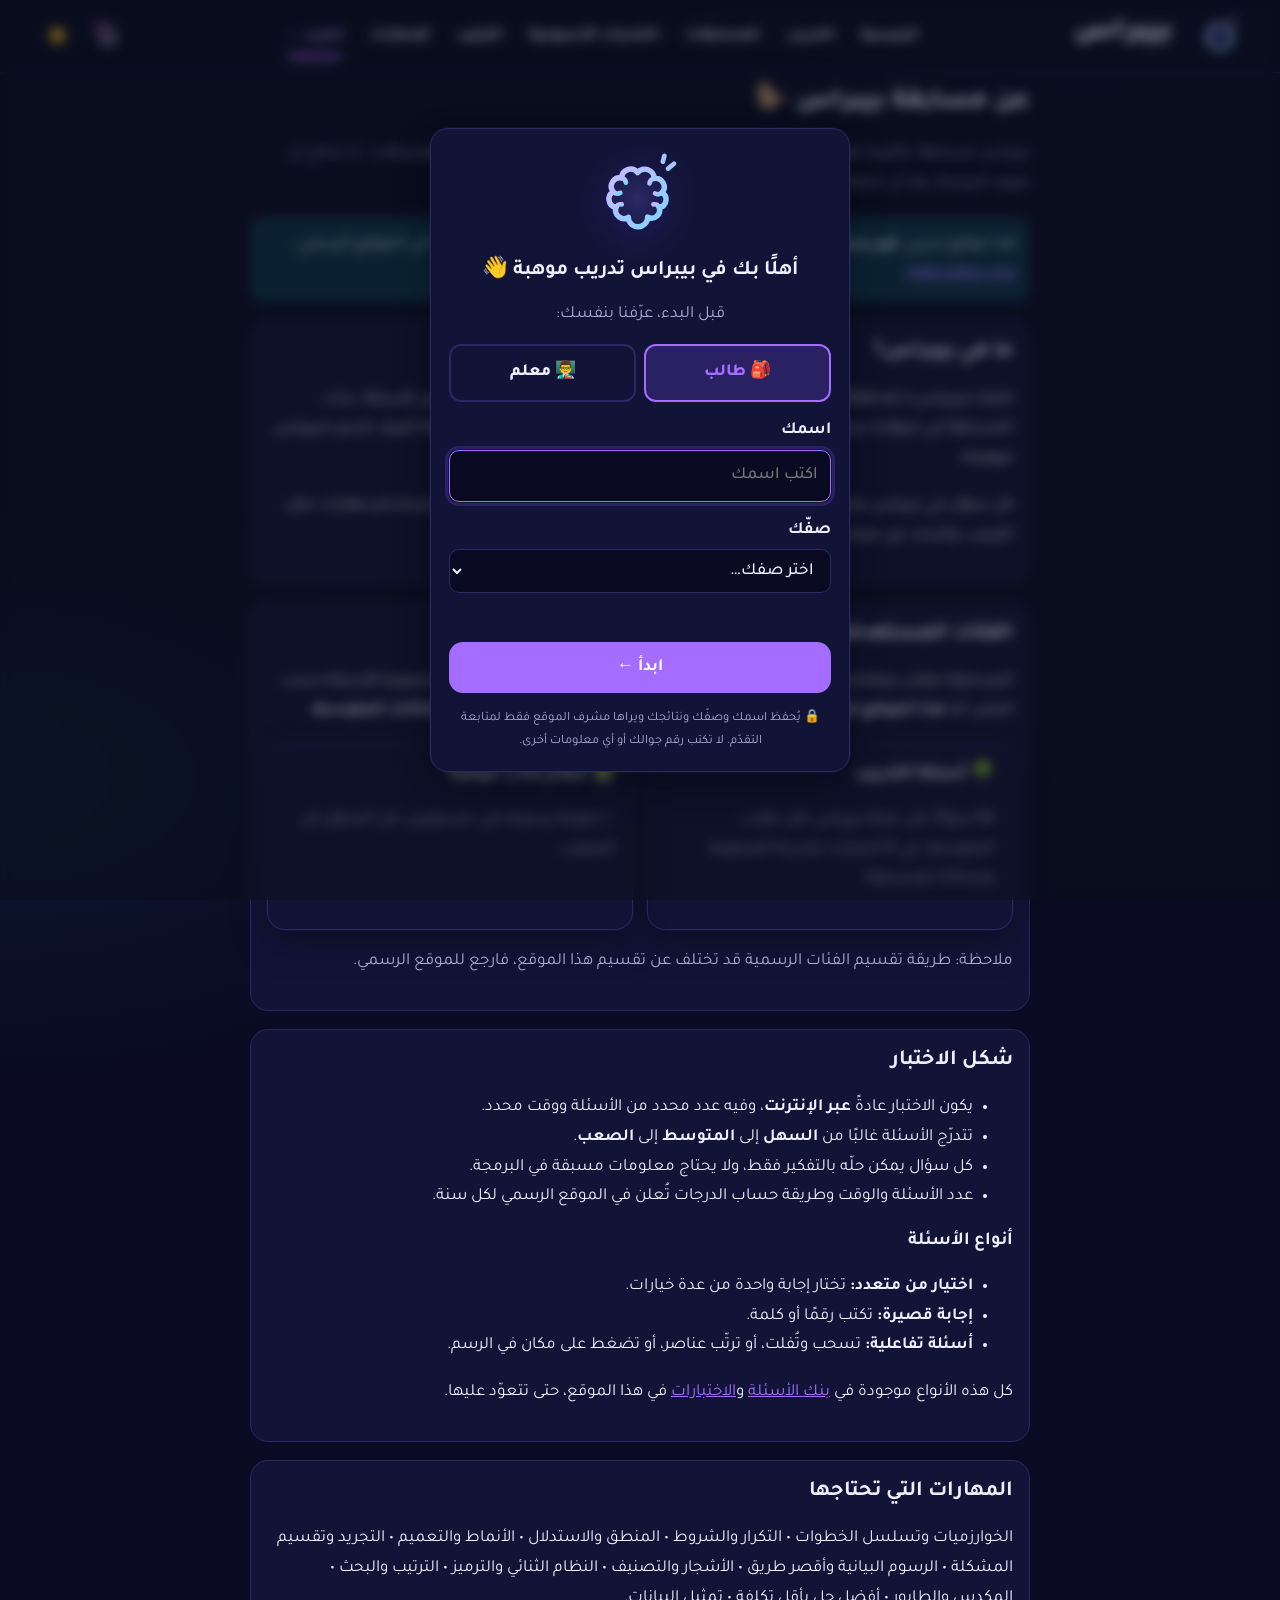
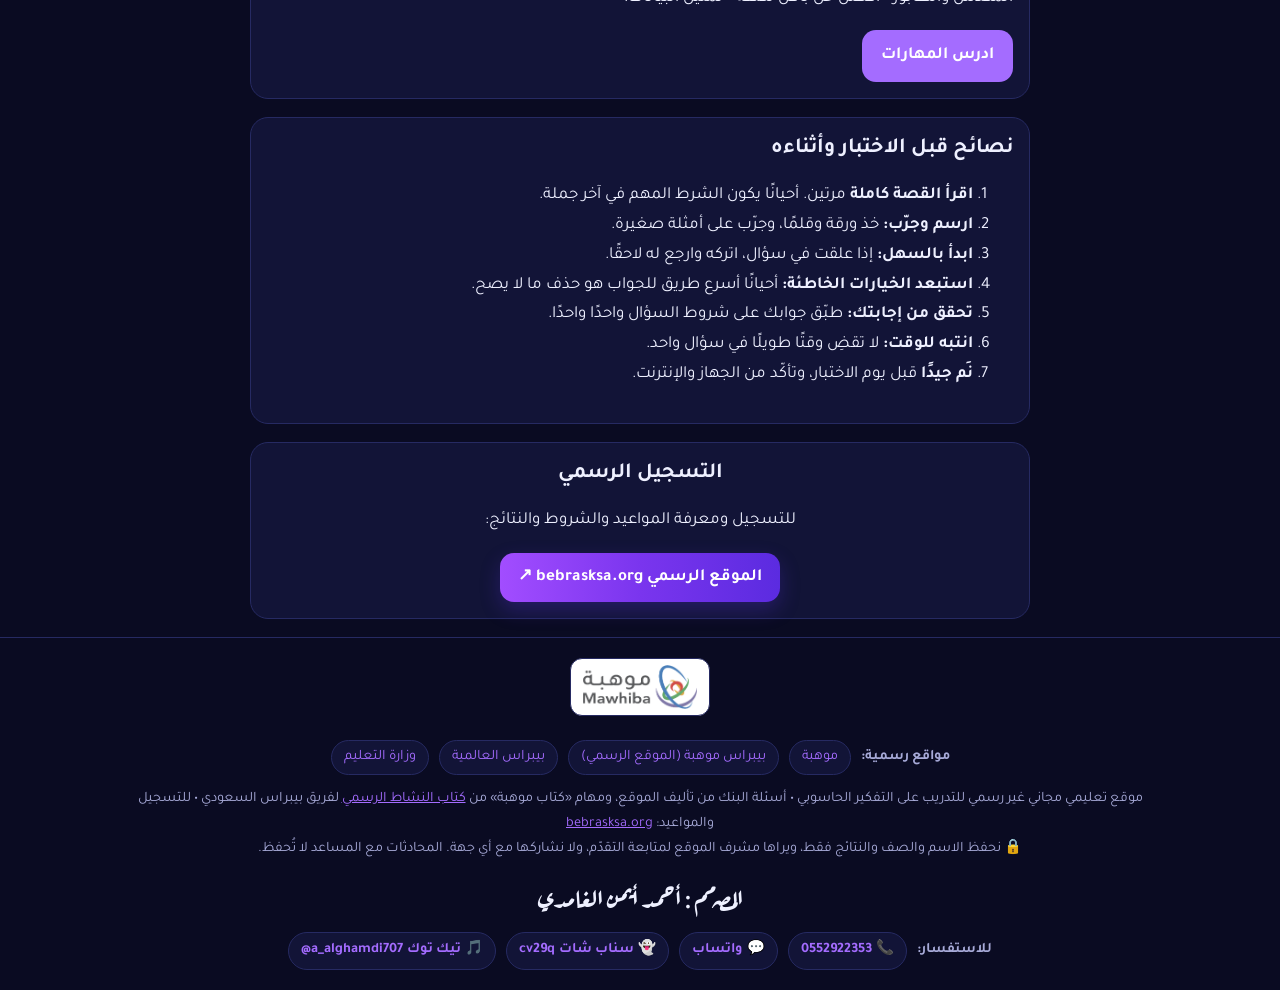
<file: about.html>
<!doctype html>
<html lang="ar" dir="rtl">
<head>
<meta charset="utf-8">
<meta name="viewport" content="width=device-width, initial-scale=1">
<title>عن مسابقة بيبراس | بيبراس تدريب موهبة</title>
<meta name="description" content="تعريف بمسابقة بيبراس للتفكير الحاسوبي: الفئات، شكل الاختبار، أنواع الأسئلة، ونصائح قبل الاختبار.">
<script>try{var t=localStorage.getItem('theme');document.documentElement.dataset.theme=t||'dark'}catch(e){document.documentElement.dataset.theme='dark'}</script>
<link rel="preconnect" href="https://fonts.googleapis.com"><link rel="preconnect" href="https://fonts.gstatic.com" crossorigin>
<link href="https://fonts.googleapis.com/css2?family=Aref+Ruqaa:wght@700&family=Tajawal:wght@400;500;700;800&display=swap" rel="stylesheet">
<link rel="stylesheet" href="assets/css/style.css">
<link rel="icon" type="image/svg+xml" href="assets/brand/logo-icon.svg">
<link rel="apple-touch-icon" href="assets/brand/logo-180.png">
</head>
<body>
<header id="site-header"></header>
<main class="wrap">
  <article class="lesson">
    <h1 class="page-title">عن مسابقة بيبراس 🦫</h1>
    <p class="lead">بيبراس مسابقة عالمية تقيس <strong>التفكير الحاسوبي</strong>: أي طريقة تفكير المبرمجين في حل المشكلات. لا تحتاج أن تعرف البرمجة، ولا أن تحفظ معلومات. تحتاج أن تفكّر بهدوء وترتيب.</p>

    <div class="notice warn">هذا موقع تدريبي <strong>غير رسمي</strong>. المواعيد والشروط وطريقة التسجيل والنتائج تجدها فقط في الموقع الرسمي:
      <a href="https://bebrasksa.org" target="_blank" rel="noopener"><strong>bebrasksa.org</strong></a></div>

    <section class="box">
      <h2>ما هي بيبراس؟</h2>
      <p>كلمة «بيبراس» (Bebras) تعني <strong>القندس</strong> باللغة الليتوانية، ولهذا ترى القندس في كثير من الأسئلة. بدأت المسابقة في ليتوانيا سنة 2004، ثم انتشرت في عشرات الدول حول العالم. وفي المملكة تُعرف باسم «بيبراس موهبة».</p>
      <p>كل سؤال في بيبراس عبارة عن <strong>قصة قصيرة</strong> فيها مشكلة، وغالبًا معها رسم. وتحلّها باستخدام مهارات مثل: الترتيب، والبحث عن نمط، والمنطق، واختيار أقصر طريق.</p>
    </section>

    <section class="box">
      <h2>الفئات المستهدفة</h2>
      <p>المسابقة لطلاب وطالبات من الصف الثالث الابتدائي إلى الصف الثالث الثانوي، وتختلف صعوبة الأسئلة حسب العمر. أما <strong>هذا الموقع فمخصّص للمرحلة المتوسطة فقط: الصف الأول والثاني والثالث المتوسط</strong>.</p>
      <div class="grid grid-2">
        <div class="card"><h3 style="margin-top:0">🌳 أسئلة التدريب</h3><p class="muted">90 سؤالًا على نمط بيبراس لكل طلاب المتوسط، في 6 اختبارات متدرجة الصعوبة ومحاكاة للمسابقة.</p></div>
        <div class="card"><h3 style="margin-top:0">📗 مهام كتاب موهبة</h3><p class="muted">٢٠ مهمة رسمية على مستويين، من السهل إلى الصعب.</p></div>
      </div>
      <p class="muted">ملاحظة: طريقة تقسيم الفئات الرسمية قد تختلف عن تقسيم هذا الموقع، فارجع للموقع الرسمي.</p>
    </section>

    <section class="box">
      <h2>شكل الاختبار</h2>
      <ul>
        <li>يكون الاختبار عادةً <strong>عبر الإنترنت</strong>، وفيه عدد محدد من الأسئلة ووقت محدد.</li>
        <li>تتدرّج الأسئلة غالبًا من <strong>السهل</strong> إلى <strong>المتوسط</strong> إلى <strong>الصعب</strong>.</li>
        <li>كل سؤال يمكن حلّه بالتفكير فقط، ولا يحتاج معلومات مسبقة في البرمجة.</li>
        <li>عدد الأسئلة والوقت وطريقة حساب الدرجات تُعلن في الموقع الرسمي لكل سنة.</li>
      </ul>
      <h3>أنواع الأسئلة</h3>
      <ul>
        <li><strong>اختيار من متعدد:</strong> تختار إجابة واحدة من عدة خيارات.</li>
        <li><strong>إجابة قصيرة:</strong> تكتب رقمًا أو كلمة.</li>
        <li><strong>أسئلة تفاعلية:</strong> تسحب وتُفلت، أو ترتّب عناصر، أو تضغط على مكان في الرسم.</li>
      </ul>
      <p>كل هذه الأنواع موجودة في <a href="bank.html">بنك الأسئلة</a> و<a href="quizzes.html">الاختبارات</a> في هذا الموقع، حتى تتعوّد عليها.</p>
    </section>

    <section class="box">
      <h2>المهارات التي تحتاجها</h2>
      <p>الخوارزميات وتسلسل الخطوات • التكرار والشروط • المنطق والاستدلال • الأنماط والتعميم • التجريد وتقسيم المشكلة • الرسوم البيانية وأقصر طريق • الأشجار والتصنيف • النظام الثنائي والترميز • الترتيب والبحث • المكدس والطابور • أفضل حل بأقل تكلفة • تمثيل البيانات.</p>
      <a class="btn" href="lessons.html">ادرس المهارات</a>
    </section>

    <section class="box">
      <h2>نصائح قبل الاختبار وأثناءه</h2>
      <ol>
        <li><strong>اقرأ القصة كاملة</strong> مرتين. أحيانًا يكون الشرط المهم في آخر جملة.</li>
        <li><strong>ارسم وجرّب:</strong> خذ ورقة وقلمًا، وجرّب على أمثلة صغيرة.</li>
        <li><strong>ابدأ بالسهل:</strong> إذا علقت في سؤال، اتركه وارجع له لاحقًا.</li>
        <li><strong>استبعد الخيارات الخاطئة:</strong> أحيانًا أسرع طريق للجواب هو حذف ما لا يصح.</li>
        <li><strong>تحقق من إجابتك:</strong> طبّق جوابك على شروط السؤال واحدًا واحدًا.</li>
        <li><strong>انتبه للوقت:</strong> لا تقضِ وقتًا طويلًا في سؤال واحد.</li>
        <li><strong>نَم جيدًا</strong> قبل يوم الاختبار، وتأكّد من الجهاز والإنترنت.</li>
      </ol>
    </section>

    <section class="box center">
      <h2>التسجيل الرسمي</h2>
      <p>للتسجيل ومعرفة المواعيد والشروط والنتائج:</p>
      <a class="btn accent" href="https://bebrasksa.org" target="_blank" rel="noopener">الموقع الرسمي bebrasksa.org ↗</a>
    </section>
  </article>
</main>
<footer id="site-footer"></footer>
<script src="assets/js/core.js"></script>
</body>
</html>
</file>
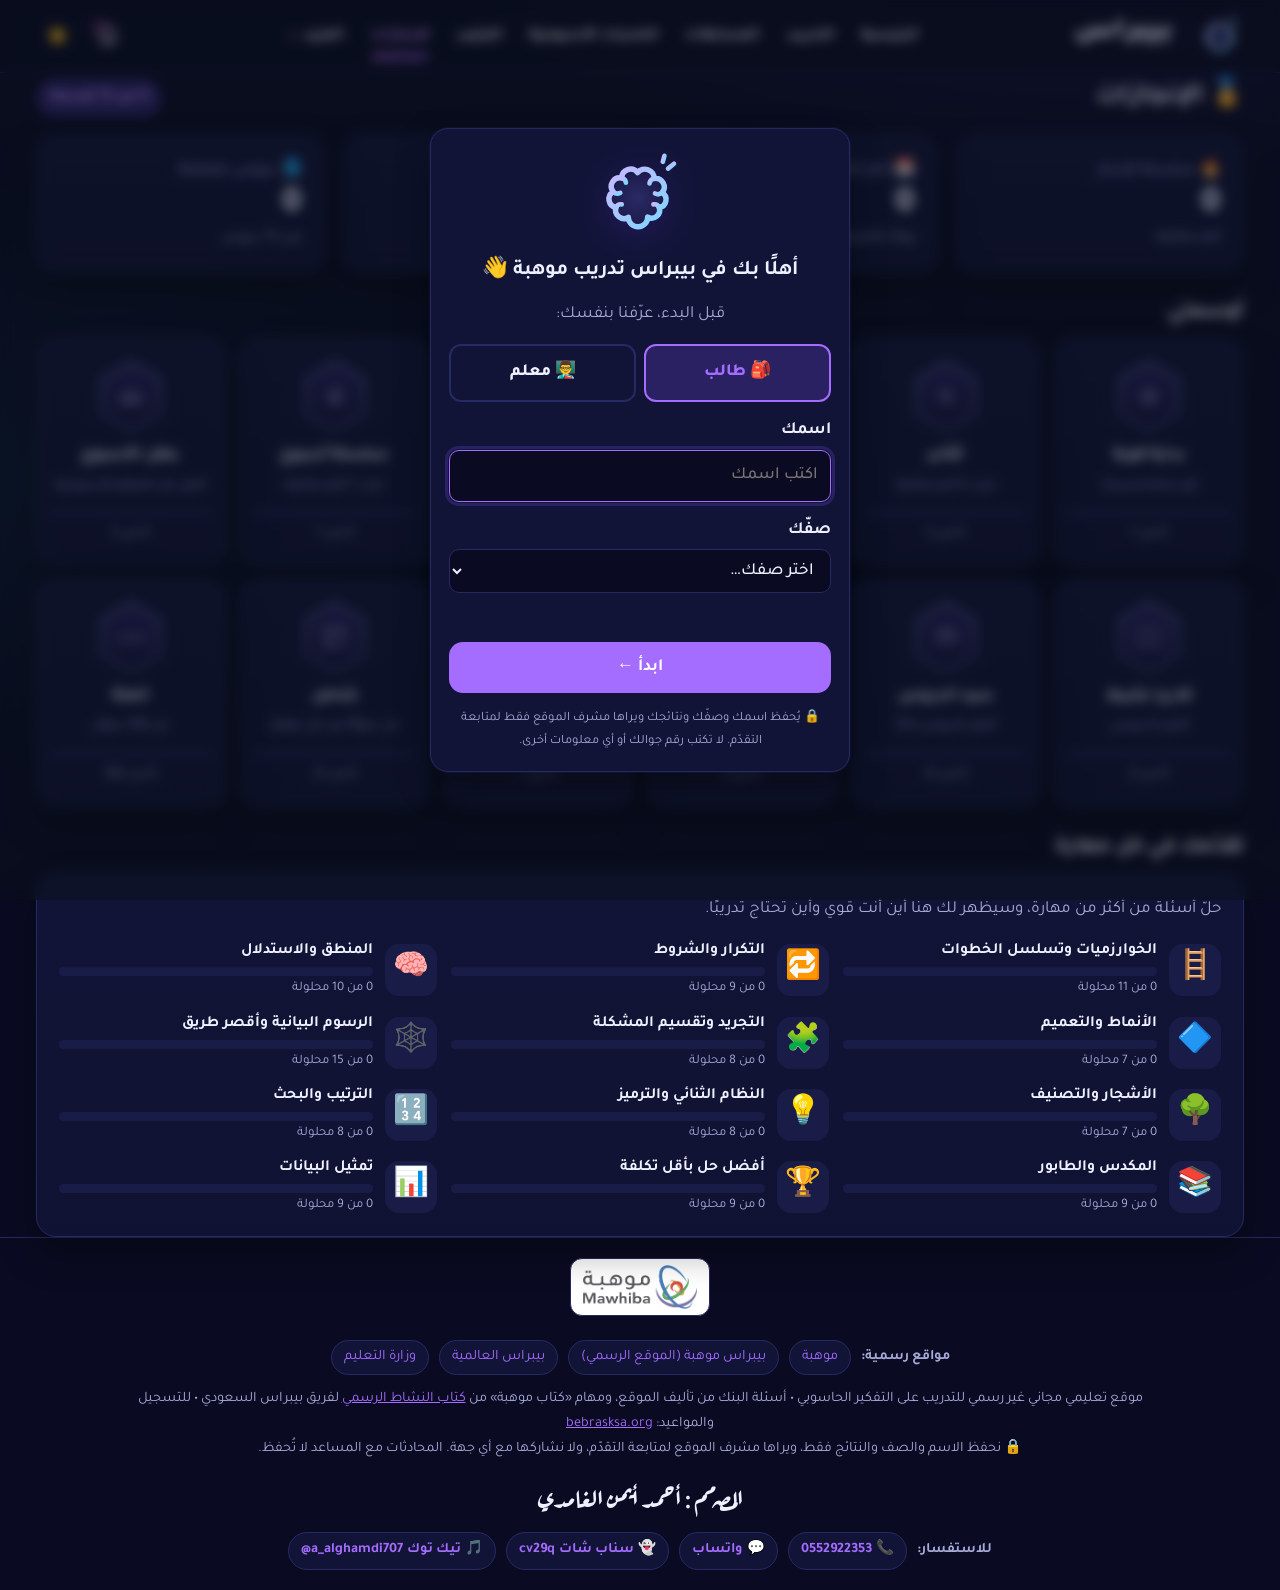
<file: achievements.html>
<!doctype html>
<html lang="ar" dir="rtl">
<head>
<meta charset="utf-8">
<meta name="viewport" content="width=device-width, initial-scale=1">
<title>الإنجازات | بيبراس تدريب موهبة</title>
<meta name="description" content="أوسمتك وسلسلة أيام تدريبك وتقدّمك في كل مهارة.">
<script>try{var t=localStorage.getItem('theme');document.documentElement.dataset.theme=t||'dark'}catch(e){document.documentElement.dataset.theme='dark'}</script>
<link rel="preconnect" href="https://fonts.googleapis.com"><link rel="preconnect" href="https://fonts.gstatic.com" crossorigin>
<link href="https://fonts.googleapis.com/css2?family=Aref+Ruqaa:wght@700&family=Tajawal:wght@400;500;700;800&display=swap" rel="stylesheet">
<link rel="stylesheet" href="assets/css/style.css">
<link rel="icon" type="image/svg+xml" href="assets/brand/logo-icon.svg">
<link rel="apple-touch-icon" href="assets/brand/logo-180.png">
</head>
<body>
<header id="site-header"></header>
<main class="wrap g-wrap">

  <div class="g-page-h"><h1>🏅 الإنجازات</h1><span class="g-pill" id="b-count">…</span></div>
  <div class="g-stats" style="grid-template-columns:repeat(auto-fit,minmax(200px,1fr))">
    <div class="g-card"><div class="muted">🔥 سلسلة الإنجاز</div><div class="g-big" id="a-streak">0</div><div class="g-sub">أيام متتالية</div></div>
    <div class="g-card"><div class="muted">📅 أيام التدريب</div><div class="g-big" id="a-days">0</div><div class="g-sub">يومًا بالمجموع</div></div>
    <div class="g-card"><div class="muted">✅ إجابات صحيحة</div><div class="g-big" id="a-ok">0</div><div class="g-sub">سؤالًا مختلفًا</div></div>
    <div class="g-card"><div class="muted">📘 دروس مكتملة</div><div class="g-big" id="a-les">0</div><div class="g-sub" id="a-les-of"></div></div>
  </div>
  <h2>أوسمتي</h2>
  <div class="g-grid-badges" id="badges"><p class="muted">جارٍ التحميل…</p></div>
  <h2 id="skills-h">تقدّمك في كل مهارة</h2>
  <div class="g-card"><div id="review-box"></div></div>
</main>
<footer id="site-footer"></footer>
<script src="assets/js/core.js"></script>
<script>
(async function () {
  const $ = (id) => document.getElementById(id);
  const { esc, game } = App;
  try {
    const [skills, qs, quizzes] = await Promise.all([App.skills(), App.questions(), App.json('data/quizzes.json')]);
    const p = App.progress.get();
    const B = game.badges(p, qs, quizzes, skills);
    const n = B.filter((b) => b.earned).length;
    $('b-count').textContent = `${n} من ${B.length} أوسمة`;
    $('a-streak').textContent = game.streak(p);
    $('a-days').textContent = Object.keys(p.days).length;
    $('a-ok').textContent = Object.keys(p.solved).length;
    $('a-les').textContent = Object.keys(p.lessons).length; $('a-les-of').textContent = `من ${skills.length} دروس`;
    const order = [...B].sort((a, b) => (b.earned - a.earned) || (b.at - a.at) || (b.cur / b.goal - a.cur / a.goal));
    $('badges').innerHTML = order.map((b) => `<div class="g-card g-bcard${b.isNew ? ' new' : ''}">${game.badgeSvg(b, 76)}<h3>${esc(b.name)}</h3><p>${esc(b.desc)}</p>
      ${b.earned ? `<p style="color:var(--ok);font-weight:700">✓ حصلت عليه${b.at ? ' • ' + new Date(b.at).toLocaleDateString('ar-SA-u-ca-gregory-nu-latn', { day: 'numeric', month: 'long' }) : ''}</p>`
        : `<div class="pb" role="progressbar" aria-valuemin="0" aria-valuemax="${b.goal}" aria-valuenow="${Math.min(b.cur, b.goal)}"><span style="width:${Math.min(1, b.cur / b.goal) * 100}%"></span></div><p>${Math.min(b.cur, b.goal)} من ${b.goal}</p>`}</div>`).join('');
    // التقدّم في كل مهارة: نقاط القوة وما يحتاج تدريبًا
    const rows = skills.map((s) => {
      const mine = qs.filter((q) => q.skill === s.id);
      const ok = mine.filter((q) => p.solved[q.id]).length;
      const tr = mine.filter((q) => p.tried[q.id] || p.solved[q.id]).length;
      return { s, n: mine.length, ok, tr, acc: tr ? ok / tr : -1 };
    });
    const t2 = rows.filter((x) => x.tr >= 2).sort((a, b) => b.acc - a.acc);
    const best = t2[0], weak = t2.length > 1 ? t2[t2.length - 1] : null;
    $('review-box').innerHTML = (best ? `<p style="margin-top:0">💪 أقوى مهارة عندك: <strong>${esc(best.s.title)}</strong>${weak && weak !== best ? ` • 🎯 تحتاج تدريبًا أكثر: <strong>${esc(weak.s.title)}</strong> — <a href="lessons.html?id=${weak.s.id}">راجع الدرس</a>` : ''}</p>`
      : '<p class="muted" style="margin-top:0">حلّ أسئلة من أكثر من مهارة، وسيظهر لك هنا أين أنت قوي وأين تحتاج تدريبًا.</p>') +
      `<div class="grid grid-3">${rows.map((x) => `<a class="skill-card" href="bank.html?skill=${x.s.id}" style="align-items:center"><span class="ic">${x.s.icon}</span><div style="flex:1;min-width:0"><h3 style="font-size:.98rem">${esc(x.s.title)}</h3>
        <div class="progress" role="progressbar" aria-valuenow="${x.ok}" aria-valuemin="0" aria-valuemax="${x.n}" style="height:9px"><span style="width:${x.n ? x.ok / x.n * 100 : 0}%"></span></div>
        <p style="font-size:.82rem;margin-top:3px">${x.ok} من ${x.n} محلولة${x.tr ? ' • دقتك ' + Math.round(x.acc * 100) + '%' : ''}</p></div></a>`).join('')}</div>`;
  } catch (e) { App.loadError($('badges'), e); }
})();
</script>
</body>
</html>
</file>
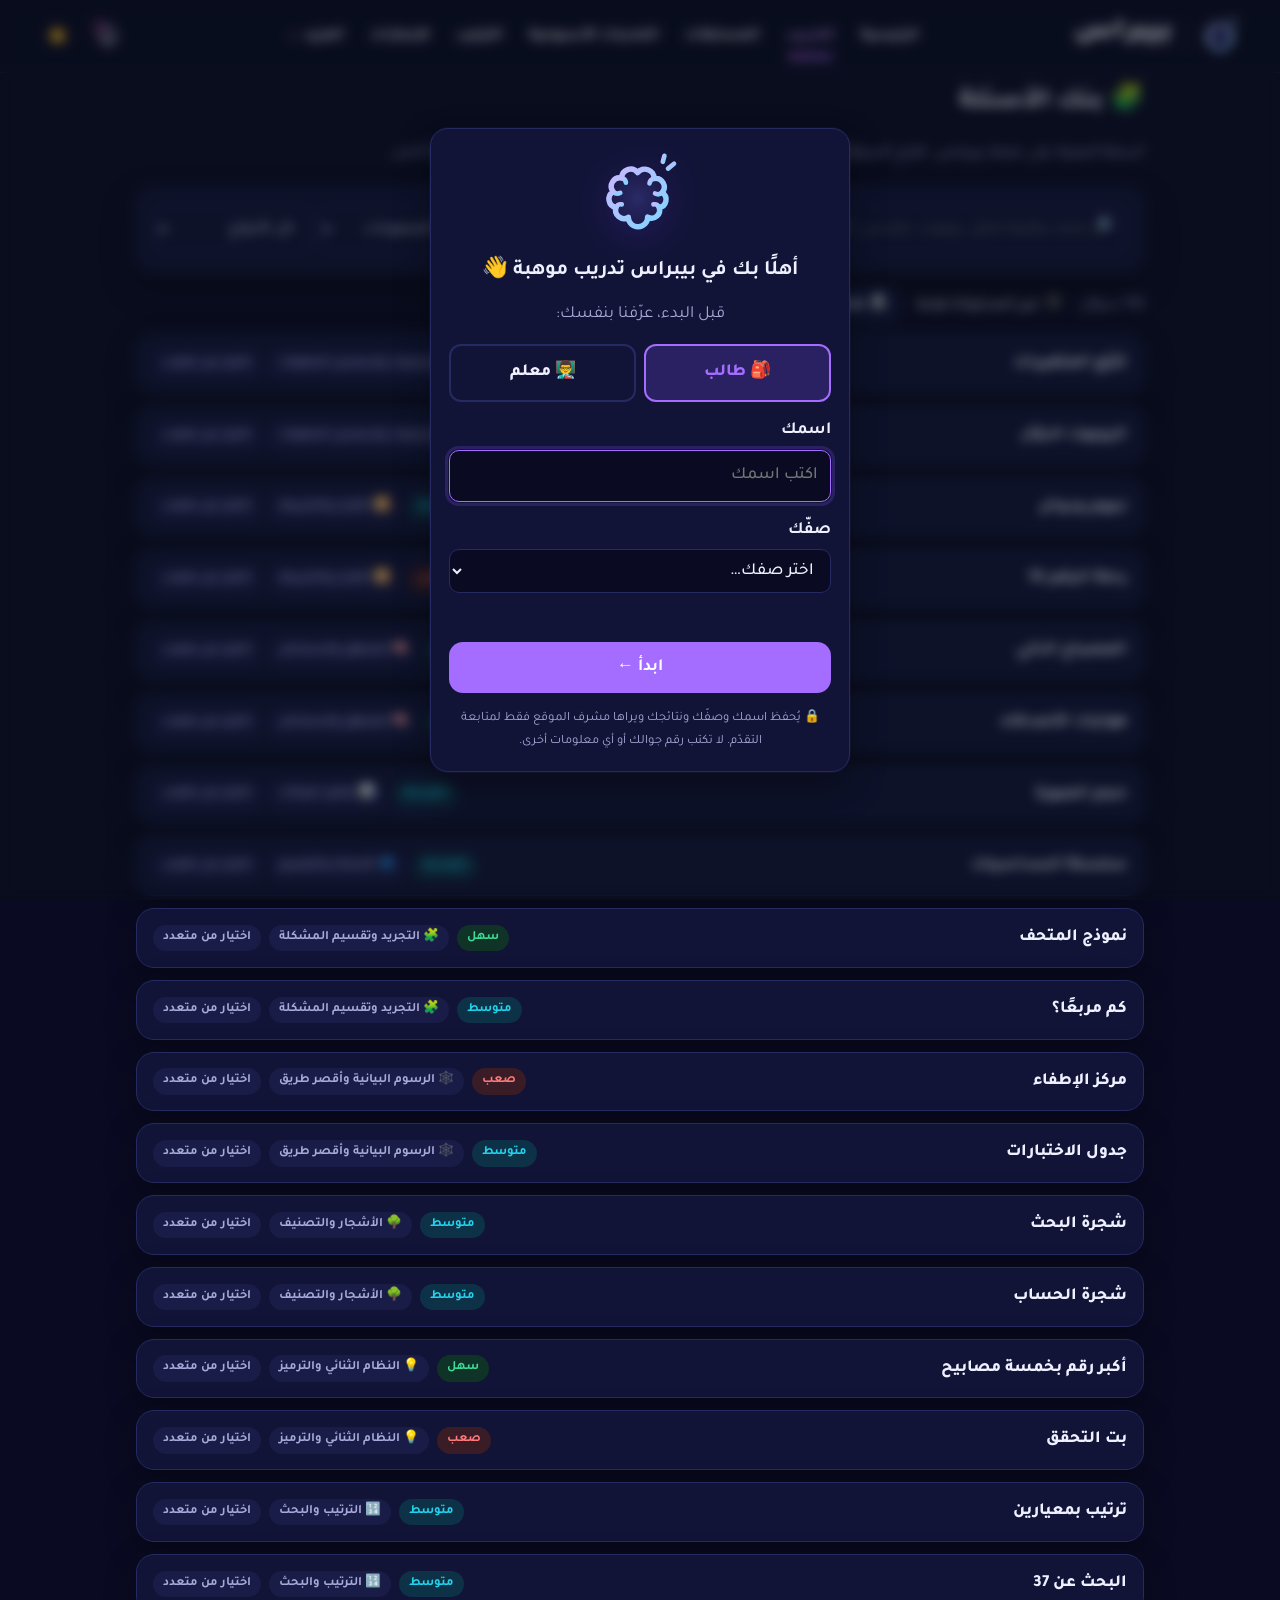
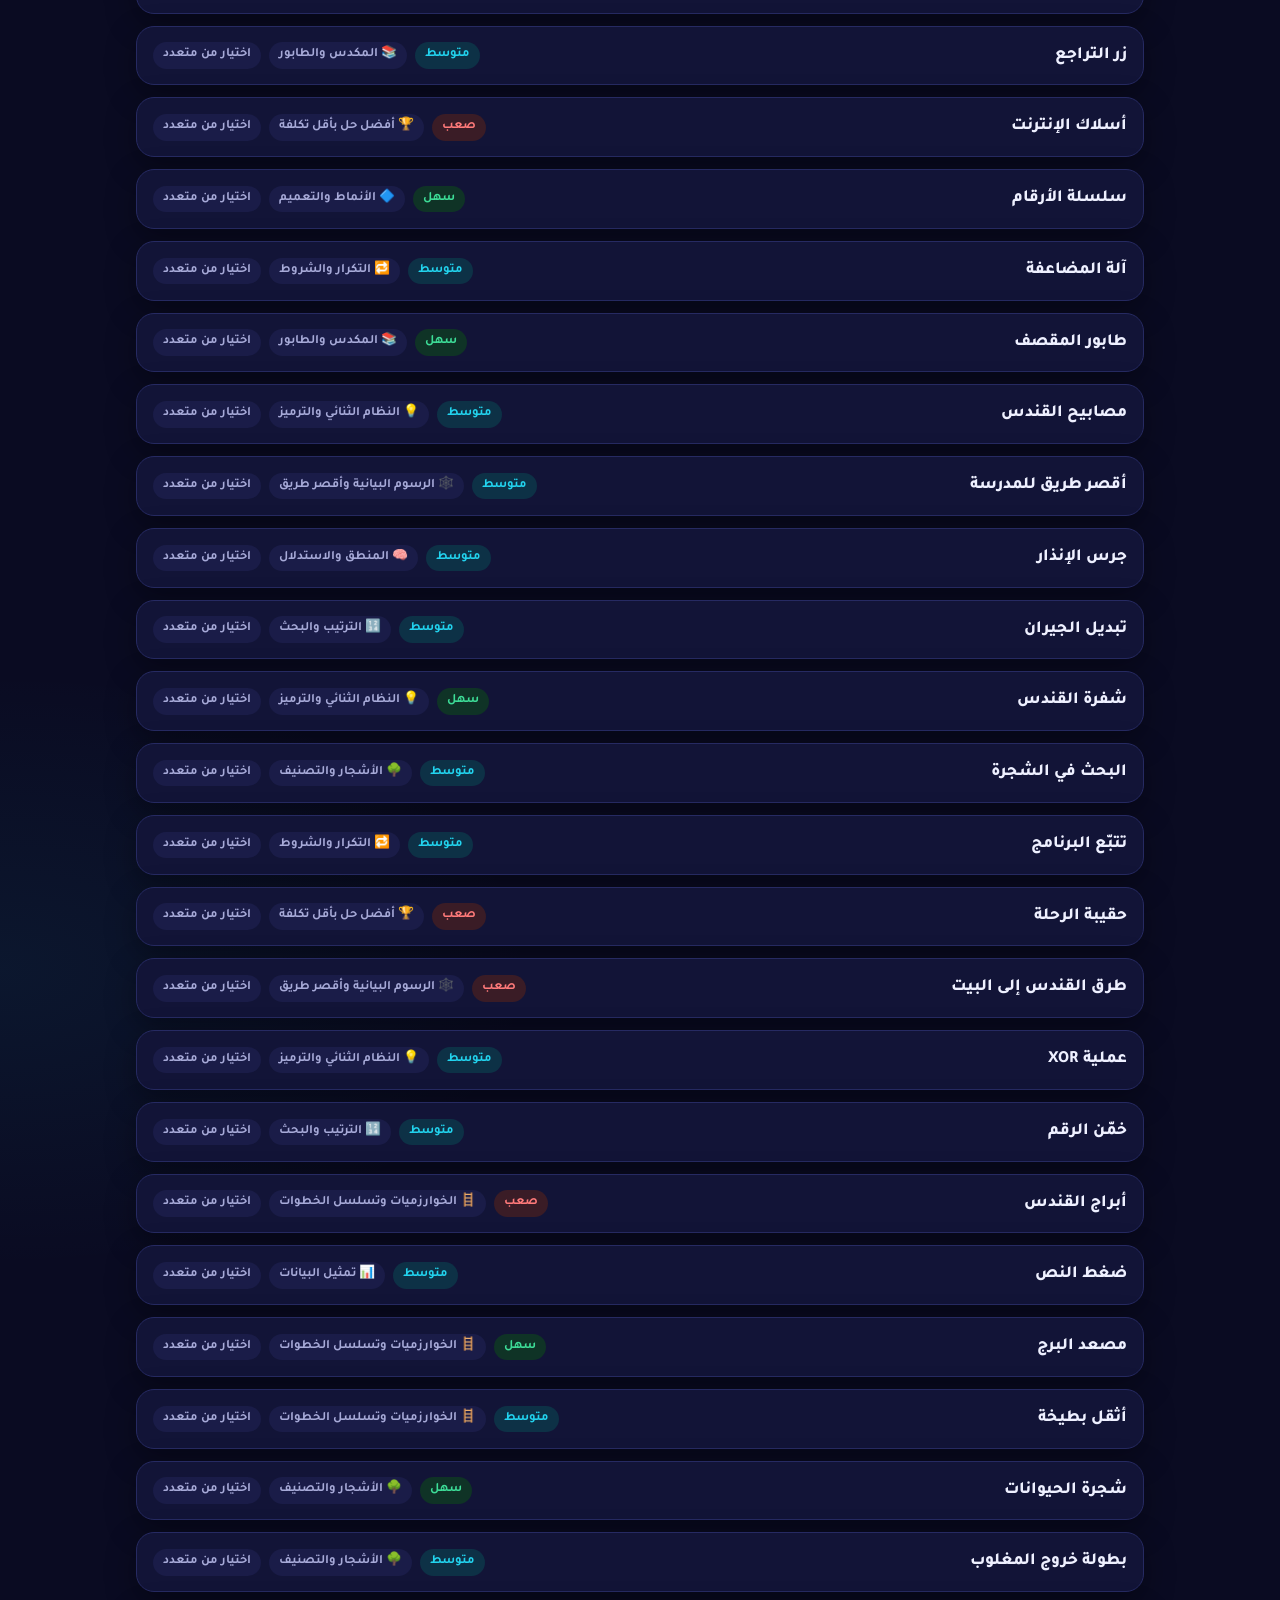
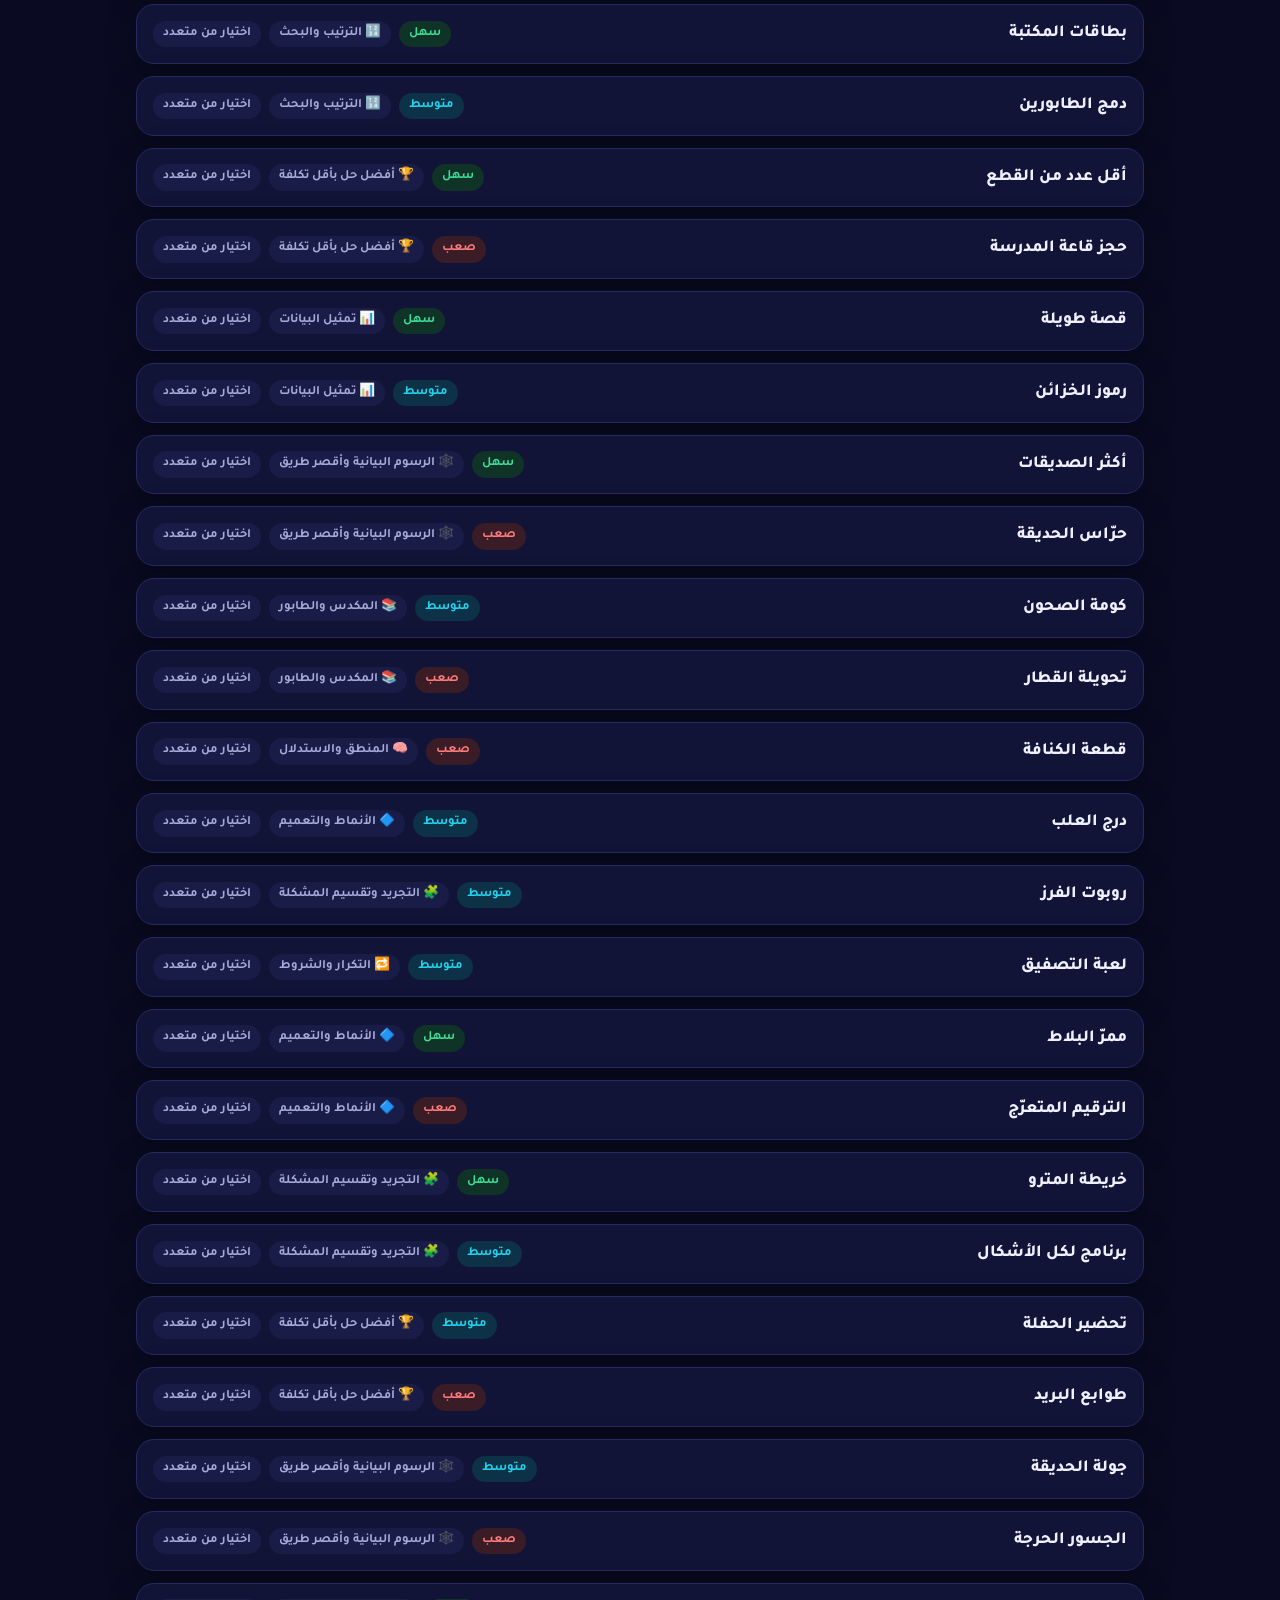
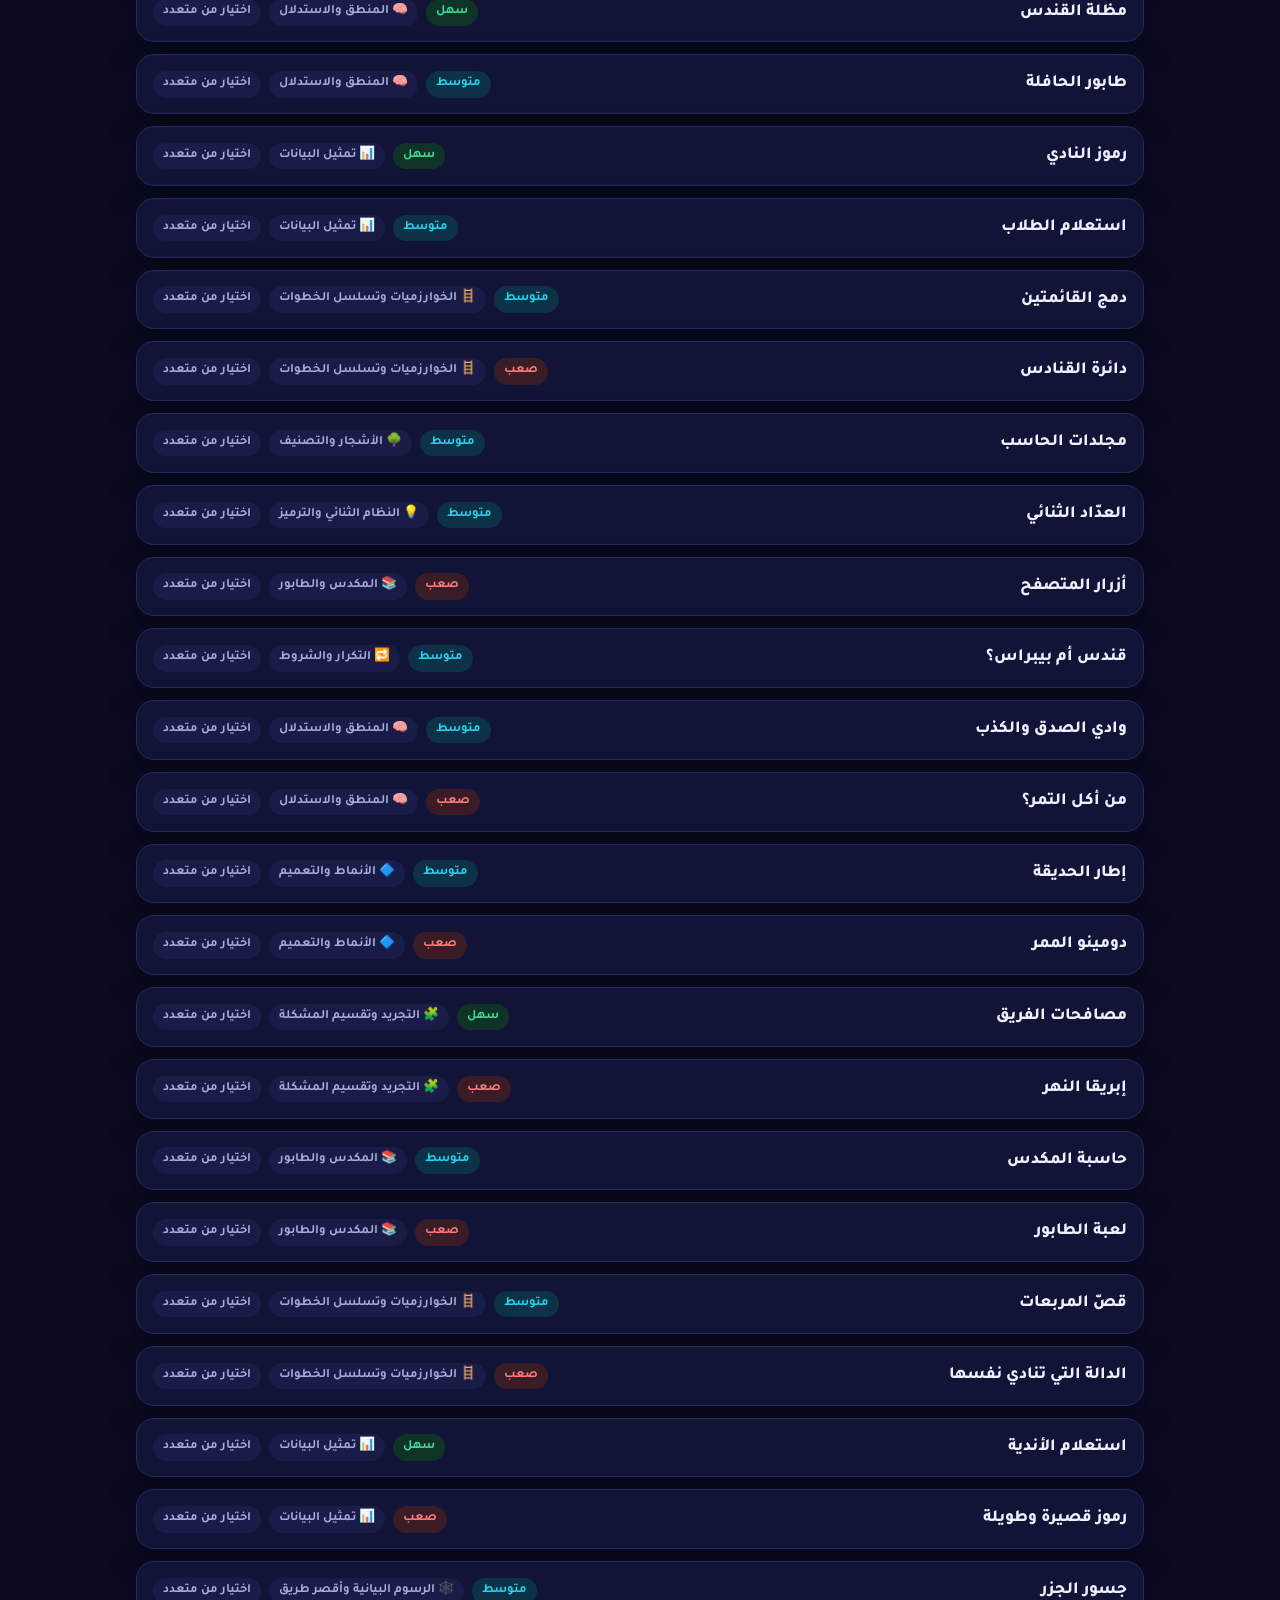
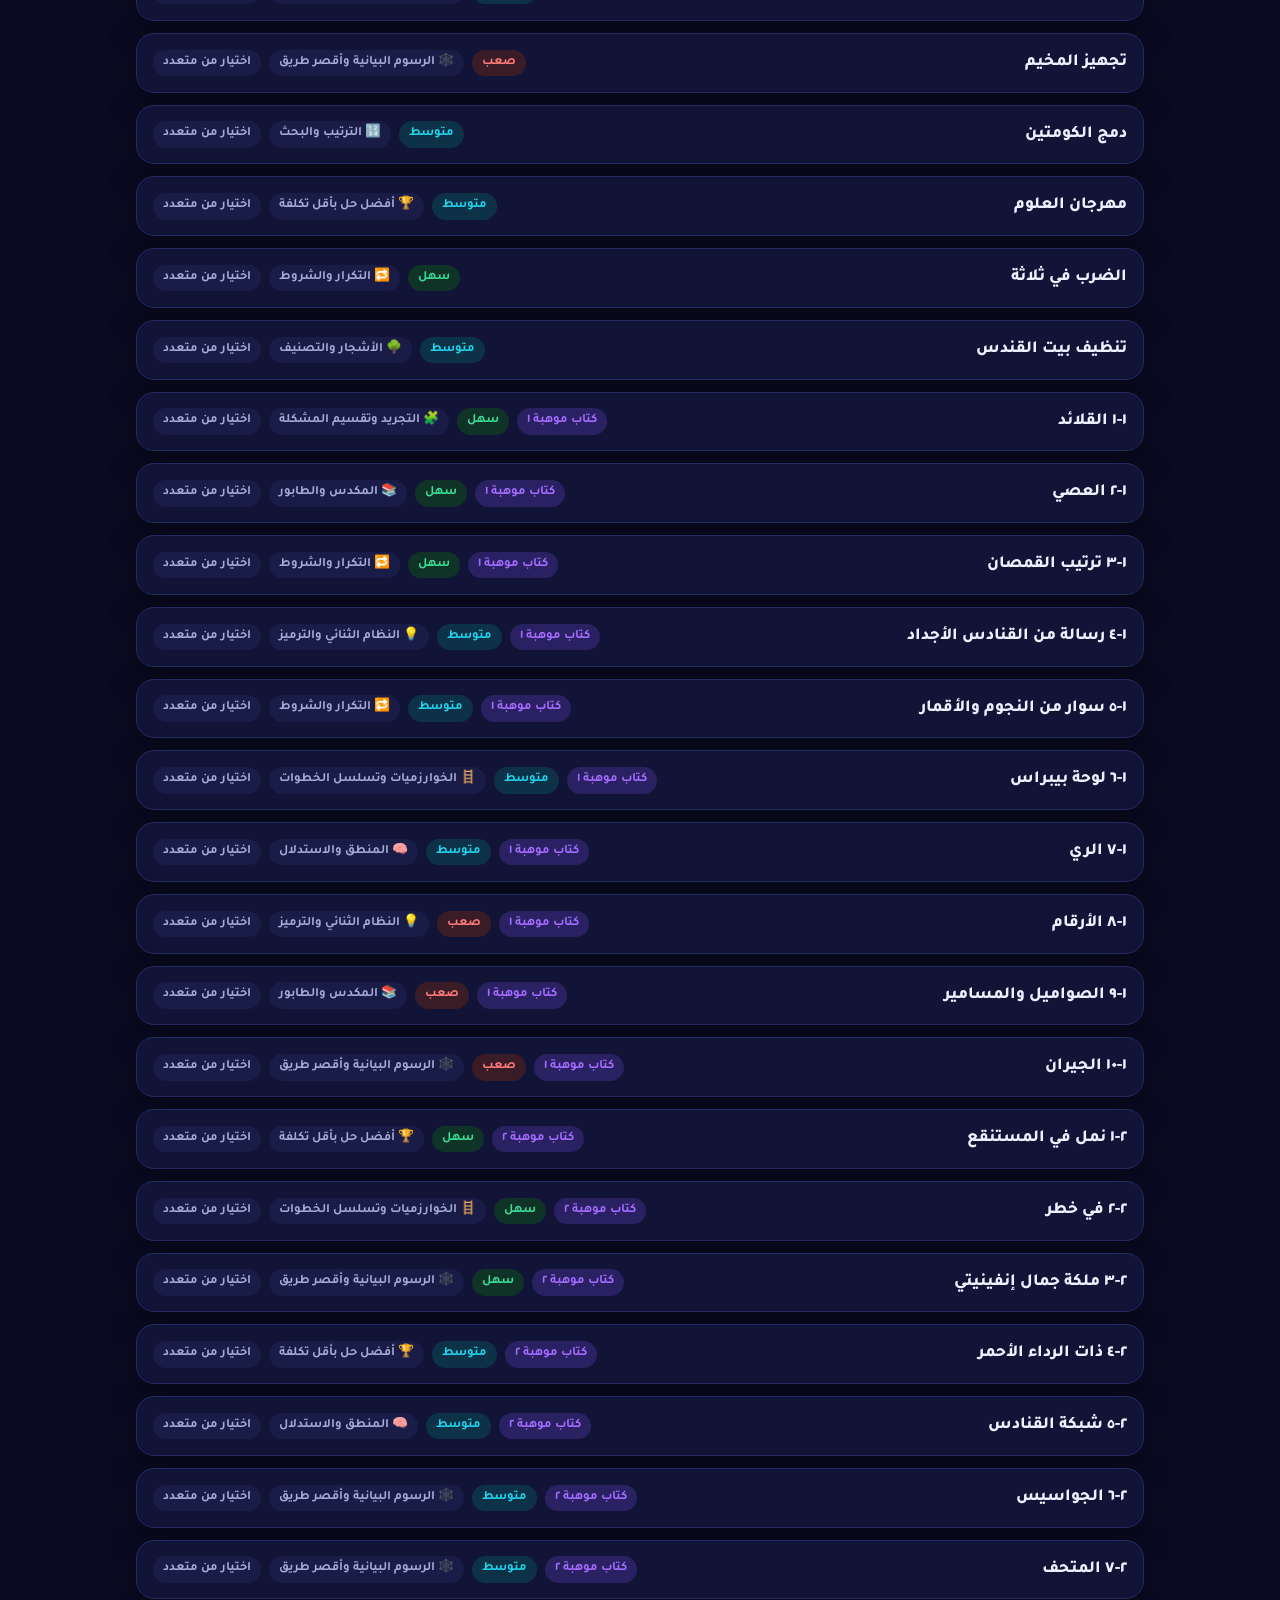
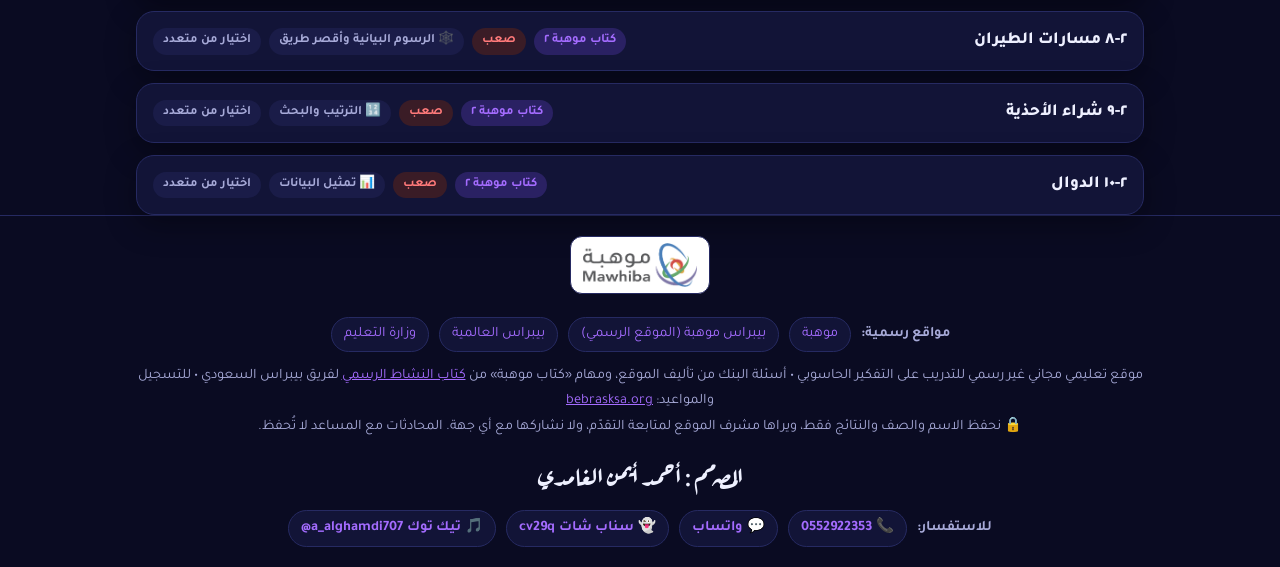
<file: bank.html>
<!doctype html>
<html lang="ar" dir="rtl">
<head>
<meta charset="utf-8">
<meta name="viewport" content="width=device-width, initial-scale=1">
<title>بنك الأسئلة | بيبراس تدريب موهبة</title>
<meta name="description" content="بنك أسئلة أصلية على نمط بيبراس مع تلميحات وحلول خطوة بخطوة، مع فلترة حسب الفئة والمهارة والصعوبة.">
<script>try{var t=localStorage.getItem('theme');document.documentElement.dataset.theme=t||'dark'}catch(e){document.documentElement.dataset.theme='dark'}</script>
<link rel="preconnect" href="https://fonts.googleapis.com"><link rel="preconnect" href="https://fonts.gstatic.com" crossorigin>
<link href="https://fonts.googleapis.com/css2?family=Aref+Ruqaa:wght@700&family=Tajawal:wght@400;500;700;800&display=swap" rel="stylesheet">
<link rel="stylesheet" href="assets/css/style.css">
<link rel="icon" type="image/svg+xml" href="assets/brand/logo-icon.svg">
<link rel="apple-touch-icon" href="assets/brand/logo-180.png">
</head>
<body>
<header id="site-header"></header>
<main class="wrap">
  <h1 class="page-title">🧩 بنك الأسئلة</h1>
  <p class="lead">أسئلة أصلية على نمط بيبراس. افتح السؤال، فكّر، واستخدم التلميح إذا احتجت، ثم تحقق من إجابتك واقرأ الحل.</p>
  <div class="filters card" role="search">
    <input type="search" id="f-text" class="full" placeholder="🔎 ابحث بكلمة (مثل: روبوت، مكدس، أقصر طريق)" aria-label="بحث">
    <select id="f-level" aria-label="الفئة"><option value="">كل الفئات</option></select>
    <select id="f-skill" aria-label="المهارة"><option value="">كل المهارات</option></select>
    <select id="f-diff" aria-label="الصعوبة"><option value="">كل الصعوبات</option></select>
    <select id="f-type" aria-label="نوع السؤال"><option value="">كل الأنواع</option></select>
  </div>
  <div class="form-row"><span id="count" class="muted"></span>
    <label><input type="checkbox" id="f-unsolved"> غير المحلولة فقط</label>
    <button type="button" class="btn small secondary" id="print-sel">🖨️ طباعة النتائج كورقة عمل</button>
  </div>
  <div class="q-list" id="list"><p class="muted">جارٍ التحميل…</p></div>
</main>
<footer id="site-footer"></footer>
<script src="assets/js/core.js"></script>
<script src="assets/js/figures.js"></script>
<script src="assets/js/questions.js"></script>
<script>
(async function () {
  const list = document.getElementById('list');
  const { esc } = App;
  const $ = (id) => document.getElementById(id);
  try {
    const [all, skillsArr, skills] = await Promise.all([App.questions(), App.skills(), App.skillMap()]);
    const fill = (sel, entries) => { sel.insertAdjacentHTML('beforeend', entries.map(([v, t]) => `<option value="${v}">${esc(t)}</option>`).join('')); };
    fill($('f-level'), Object.entries(App.LEVELS));
    fill($('f-skill'), skillsArr.map((s) => [s.id, s.icon + ' ' + s.title]));
    fill($('f-diff'), Object.entries(App.DIFFS));
    fill($('f-type'), Object.entries(App.TYPES));
    ['level', 'skill', 'difficulty', 'type'].forEach((k) => {
      const v = App.param(k);
      const el = $({ level: 'f-level', skill: 'f-skill', difficulty: 'f-diff', type: 'f-type' }[k]);
      if (v) el.value = v;
    });

    // مجموعة مهارات من الرئيسية: bank.html?skills=logic,graphs
    let group = (App.param('skills') || '').split(',').filter((x) => skills[x]);
    const groupName = App.param('gname');
    if (group.length) {
      $('count').insertAdjacentHTML('afterend', `<span class="badge lvl" id="grp">${esc(groupName || 'مجموعة مهارات')} <button type="button" class="btn ghost small" id="grp-x" aria-label="إلغاء المجموعة" style="min-height:0;padding:0 4px">✕</button></span>`);
      $('grp-x').addEventListener('click', () => { group = []; $('grp').remove(); apply(); });
    }
    let current = [];
    function apply() {
      const p = App.progress.get();
      const txt = Q.norm($('f-text').value);
      current = all.filter((q) =>
        (!$('f-level').value || q.level === $('f-level').value) &&
        (!$('f-skill').value || q.skill === $('f-skill').value) &&
        (!group.length || $('f-skill').value || group.includes(q.skill)) &&
        (!$('f-diff').value || q.difficulty === $('f-diff').value) &&
        (!$('f-type').value || q.type === $('f-type').value) &&
        (!$('f-unsolved').checked || !p.solved[q.id]) &&
        (!txt || Q.norm([q.title, q.story, q.question].join(' ')).includes(txt)));
      $('count').textContent = `${current.length} سؤال`;
      list.innerHTML = current.length ? current.map((q) => `
        <details class="q-item" data-id="${q.id}"><summary>
          <span class="ttl">${p.solved[q.id] ? '✅ ' : ''}${esc(q.title)}</span>${Q.badges(q, skills)}
        </summary><div class="q-body"></div></details>`).join('') : '<div class="notice">لا توجد أسئلة بهذه الشروط. جرّب تغيير الفلاتر.</div>';
    }
    list.addEventListener('toggle', (e) => {
      const d = e.target;
      if (!d.open || d.dataset.mounted) return;
      d.dataset.mounted = '1';
      const q = all.find((x) => x.id === d.dataset.id);
      Q.mount(q, d.querySelector('.q-body'), {
        mode: 'practice', skills,
        onSolved: () => { const t = d.querySelector('.ttl'); if (!t.textContent.startsWith('✅')) t.textContent = '✅ ' + t.textContent; },
      });
    }, true);
    ['f-level', 'f-skill', 'f-diff', 'f-type', 'f-unsolved'].forEach((id) => $(id).addEventListener('change', apply));
    $('f-text').addEventListener('input', apply);
    $('print-sel').addEventListener('click', async () => {
      if (!current.length) return;
      const withKey = await App.ask('هل تريد إضافة مفتاح الإجابات في صفحة منفصلة؟', { yes: 'نعم، مع المفتاح', no: 'بدون مفتاح' });
      App.printHTML(`<div class="paper-head"><h1>ورقة عمل — بيبراس تدريب موهبة</h1>
          <div class="paper-fields"><div>الاسم:</div><div>الصف:</div><div>التاريخ:</div></div></div>
        ${current.map((q, i) => Q.printHTML(q, i + 1)).join('')}
        ${withKey ? Q.answerKeyHTML(current, true) : ''}`);
    });
    apply();
    // فتح سؤال محدد من الرابط: bank.html?q=mid-01
    const qid = App.param('q');
    if (qid) { const d = list.querySelector(`[data-id="${CSS.escape(qid)}"]`); if (d) { d.open = true; d.scrollIntoView(); } }
  } catch (e) { App.loadError(list, e); }
})();
</script>
</body>
</html>
</file>
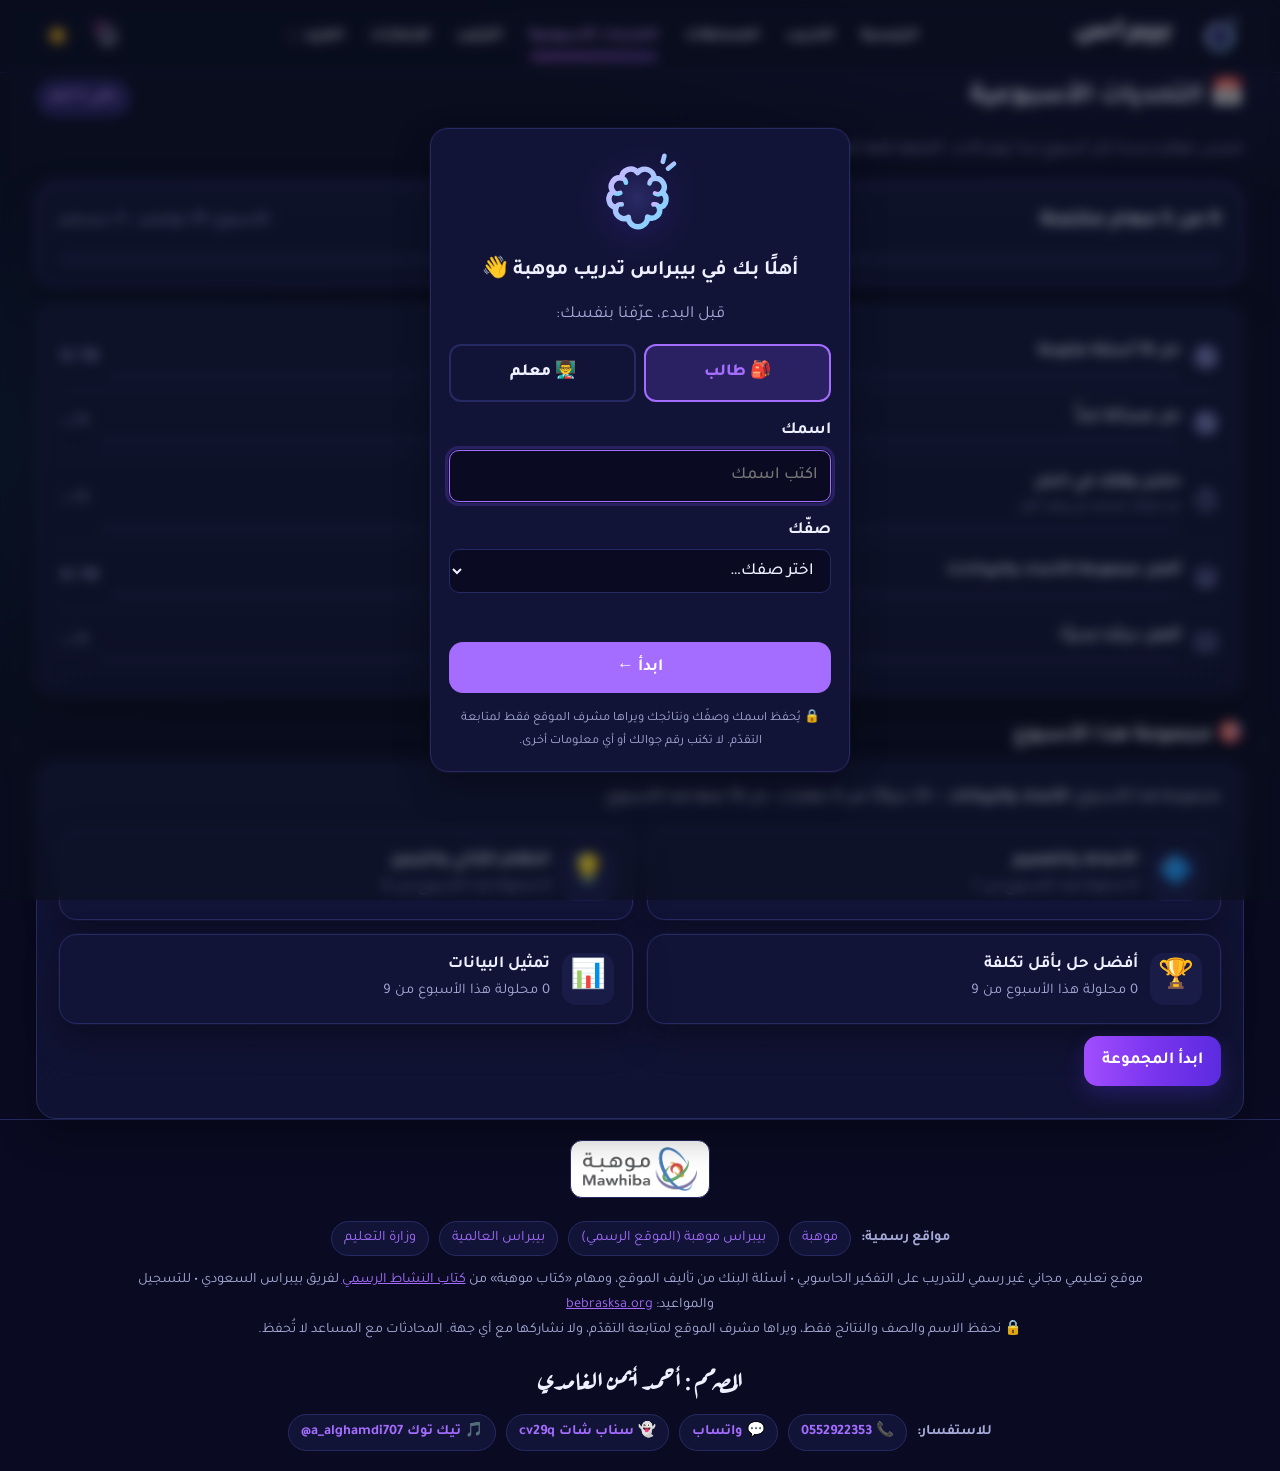
<file: challenges.html>
<!doctype html>
<html lang="ar" dir="rtl">
<head>
<meta charset="utf-8">
<meta name="viewport" content="width=device-width, initial-scale=1">
<title>التحديات الأسبوعية | بيبراس تدريب موهبة</title>
<meta name="description" content="خمس مهام جديدة كل أسبوع: حل أسئلة متنوعة، مسألة تحدٍّ، تحسين وقتك، إكمال مجموعة، ودرس جديد.">
<script>try{var t=localStorage.getItem('theme');document.documentElement.dataset.theme=t||'dark'}catch(e){document.documentElement.dataset.theme='dark'}</script>
<link rel="preconnect" href="https://fonts.googleapis.com"><link rel="preconnect" href="https://fonts.gstatic.com" crossorigin>
<link href="https://fonts.googleapis.com/css2?family=Aref+Ruqaa:wght@700&family=Tajawal:wght@400;500;700;800&display=swap" rel="stylesheet">
<link rel="stylesheet" href="assets/css/style.css">
<link rel="icon" type="image/svg+xml" href="assets/brand/logo-icon.svg">
<link rel="apple-touch-icon" href="assets/brand/logo-180.png">
</head>
<body>
<header id="site-header"></header>
<main class="wrap g-wrap">

  <div class="g-page-h"><h1>📅 التحديات الأسبوعية</h1><span class="g-pill" id="wk-left">…</span></div>
  <p class="muted" style="margin-top:0">خمس مهام جديدة كل أسبوع تبدأ يوم الأحد. أكملها كلها لتحصل على وسام «بطل الأسبوع». التقدّم محفوظ في جهازك.</p>
  <div class="g-card glow" style="margin-bottom:18px">
    <div class="g-me-bar"><strong id="wk-sum" style="font-size:1.3rem">0 من 5 مهام</strong><span class="muted" id="wk-range"></span></div>
    <div class="g-week-bar" role="progressbar" aria-valuemin="0" aria-valuemax="5" id="wk-bar"><span style="width:0%"></span></div>
  </div>
  <div class="g-card"><ul class="g-tasks" id="tasks" style="font-size:1.05rem"><li class="muted">جارٍ التحميل…</li></ul></div>
  <h2>🎯 مجموعة هذا الأسبوع</h2>
  <div class="g-card" id="grp-box"></div>
</main>
<footer id="site-footer"></footer>
<script src="assets/js/core.js"></script>
<script>
(async function () {
  const $ = (id) => document.getElementById(id);
  const { esc, game } = App;
  try {
    const [qs, skills] = await Promise.all([App.questions(), App.skills()]);
    const p = App.progress.get();
    const T = game.weekTasks(p, qs);
    const done = T.filter((t) => t.done).length;
    $('wk-sum').textContent = `${done} من ${T.length} مهام مكتملة${done === T.length ? ' 🎉' : ''}`;
    $('wk-bar').setAttribute('aria-valuenow', done); $('wk-bar').firstElementChild.style.width = (done / T.length * 100) + '%';
    const end = game.weekEnds(); const st = new Date(end); st.setDate(st.getDate() - 7);
    const f = (d) => d.toLocaleDateString('ar-SA-u-ca-gregory-nu-latn', { day: 'numeric', month: 'long' });
    const last = new Date(end); last.setDate(last.getDate() - 1);
    $('wk-range').textContent = `الأسبوع: ${f(st)} – ${f(last)}`;
    const left = Math.ceil((end - Date.now()) / 864e5);
    $('wk-left').textContent = left <= 1 ? 'آخر يوم في هذا الأسبوع' : `باقي ${left} أيام`;
    $('tasks').innerHTML = T.map((t) => `<li class="${t.done ? 'done' : ''}"><svg class="ti" viewBox="0 0 24 24" aria-hidden="true">${game.GI[t.done ? 'check' : t.icon]}</svg>
      <span class="tt"><a href="${t.href}">${esc(t.title)}</a>${t.note && !t.done ? `<small>${esc(t.note)}</small>` : ''}
        <div class="tbar"><span style="width:${t.cur / t.goal * 100}%"></span></div></span>
      <span class="tc">${t.cur || (t.goal === 1 ? '–' : 0)} / ${t.goal}</span></li>`).join('');
    const g = game.weekGroup();
    const sk = skills.filter((s) => g.skills.includes(s.id));
    const mine = qs.filter((q) => g.skills.includes(q.skill));
    $('grp-box').innerHTML = `<p style="margin-top:0">مجموعة هذا الأسبوع: <strong>${esc(g.name)}</strong> — ${mine.length} سؤالًا من ${sk.length} مهارات. حل 10 منها هذا الأسبوع.</p>
      <div class="grid grid-2">${sk.map((s) => `<a class="skill-card card" href="bank.html?skill=${s.id}"><span class="ic">${s.icon}</span><div><h3>${esc(s.title)}</h3><p>${mine.filter((q) => q.skill === s.id && p.wk.solved[q.id]).length} محلولة هذا الأسبوع من ${mine.filter((q) => q.skill === s.id).length}</p></div></a>`).join('')}</div>
      <div class="btn-row"><a class="btn grad" href="bank.html?skills=${g.skills.join(',')}&gname=${encodeURIComponent(g.name)}">ابدأ المجموعة</a></div>`;
  } catch (e) { App.loadError($('tasks'), e); }
})();
</script>
</body>
</html>
</file>
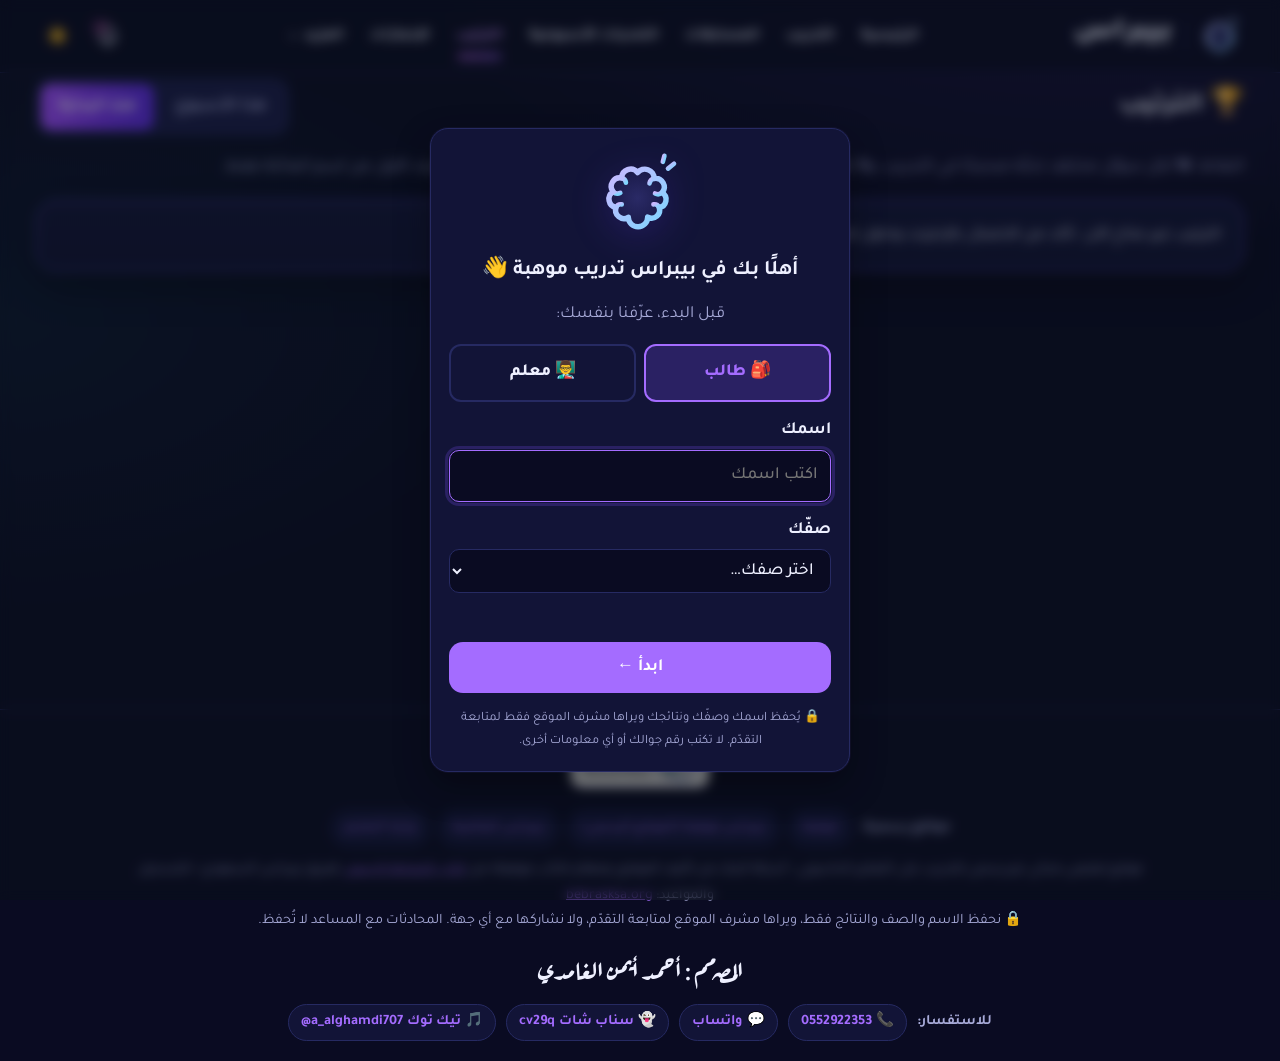
<file: leaderboard.html>
<!doctype html>
<html lang="ar" dir="rtl">
<head>
<meta charset="utf-8">
<meta name="viewport" content="width=device-width, initial-scale=1">
<title>الترتيب | بيبراس تدريب موهبة</title>
<meta name="description" content="ترتيب طلاب بيبراس تدريب موهبة حسب النقاط: هذا الأسبوع ومنذ البداية.">
<script>try{var t=localStorage.getItem('theme');document.documentElement.dataset.theme=t||'dark'}catch(e){document.documentElement.dataset.theme='dark'}</script>
<link rel="preconnect" href="https://fonts.googleapis.com"><link rel="preconnect" href="https://fonts.gstatic.com" crossorigin>
<link href="https://fonts.googleapis.com/css2?family=Aref+Ruqaa:wght@700&family=Tajawal:wght@400;500;700;800&display=swap" rel="stylesheet">
<link rel="stylesheet" href="assets/css/style.css">
<link rel="icon" type="image/svg+xml" href="assets/brand/logo-icon.svg">
<link rel="apple-touch-icon" href="assets/brand/logo-180.png">
</head>
<body>
<header id="site-header"></header>
<main class="wrap g-wrap">

  <div class="g-page-h"><h1>🏆 الترتيب</h1>
    <div class="g-tabs" role="group" aria-label="الفترة"><button type="button" data-p="week" aria-pressed="false">هذا الأسبوع</button><button type="button" data-p="all" aria-pressed="true">منذ البداية</button></div></div>
  <p class="muted" style="margin-top:0">النقاط: <strong>10</strong> لكل سؤال مختلف تحلّه صحيحًا في التدريب، و<strong>5</strong> لكل درجة من أفضل نتيجة في كل اختبار. يظهر الاسم الأول والحرف الأول من اسم العائلة فقط.</p>
  <div class="g-card glow" id="me-box" style="margin-bottom:16px"><p class="muted" style="margin:0">جارٍ التحميل…</p></div>
  <div id="board-box"></div>
</main>
<footer id="site-footer"></footer>
<script src="assets/js/core.js"></script>
<script>
(async function () {
  const $ = (id) => document.getElementById(id);
  const { esc, game } = App;
  async function load(period) {
    document.querySelectorAll('.g-tabs button').forEach((b) => b.setAttribute('aria-pressed', String(b.dataset.p === period)));
    $('board-box').innerHTML = '<p class="muted">جارٍ التحميل…</p>';
    try {
      const d = await game.board(period);
      const when = period === 'week' ? 'هذا الأسبوع' : 'منذ البداية';
      $('me-box').innerHTML = d.me
        ? `<div class="g-me-bar"><div><div class="muted">مركزك ${when}</div><div class="g-big" style="direction:ltr;text-align:end">#${d.me.r}</div></div><div><div class="muted">نقاطك</div><div class="g-big">${d.me.p.toLocaleString('en')}</div></div><div class="muted">من بين ${d.students.toLocaleString('en')} طالبًا، ${d.ranked.toLocaleString('en')} منهم لديهم نقاط ${when}</div></div>`
        : `<p style="margin:0">لا توجد لك نقاط ${when} بعد. <a href="bank.html">حل أول سؤال</a> لتدخل الترتيب.</p>`;
      $('board-box').innerHTML = d.top.length ? `<table class="g-board"><thead><tr><th>المركز</th><th>الطالب</th><th style="text-align:end">النقاط</th></tr></thead><tbody>
        ${d.top.map((x) => `<tr class="${x.me ? 'me' : ''}"><td>${x.r <= 3 ? `<span class="g-medal m${x.r}">${x.r}</span>` : '#' + x.r}</td><td><strong>${esc(x.n)}</strong>${x.me ? ' <span class="g-pill" style="padding:2px 10px">أنت</span>' : ''}</td><td>${x.p.toLocaleString('en')}</td></tr>`).join('')}
        </tbody></table>` : `<div class="g-card"><p style="margin:0">لا يوجد أحد في الترتيب ${when} بعد. كن الأول!</p></div>`;
    } catch (e) {
      $('me-box').innerHTML = '<p style="margin:0">الترتيب غير متاح الآن. تأكد من الاتصال بالإنترنت وحاول لاحقًا.</p>';
      $('board-box').innerHTML = '';
    }
  }
  document.querySelectorAll('.g-tabs button').forEach((b) => b.addEventListener('click', () => load(b.dataset.p)));
  load('all');
})();
</script>
</body>
</html>
</file>
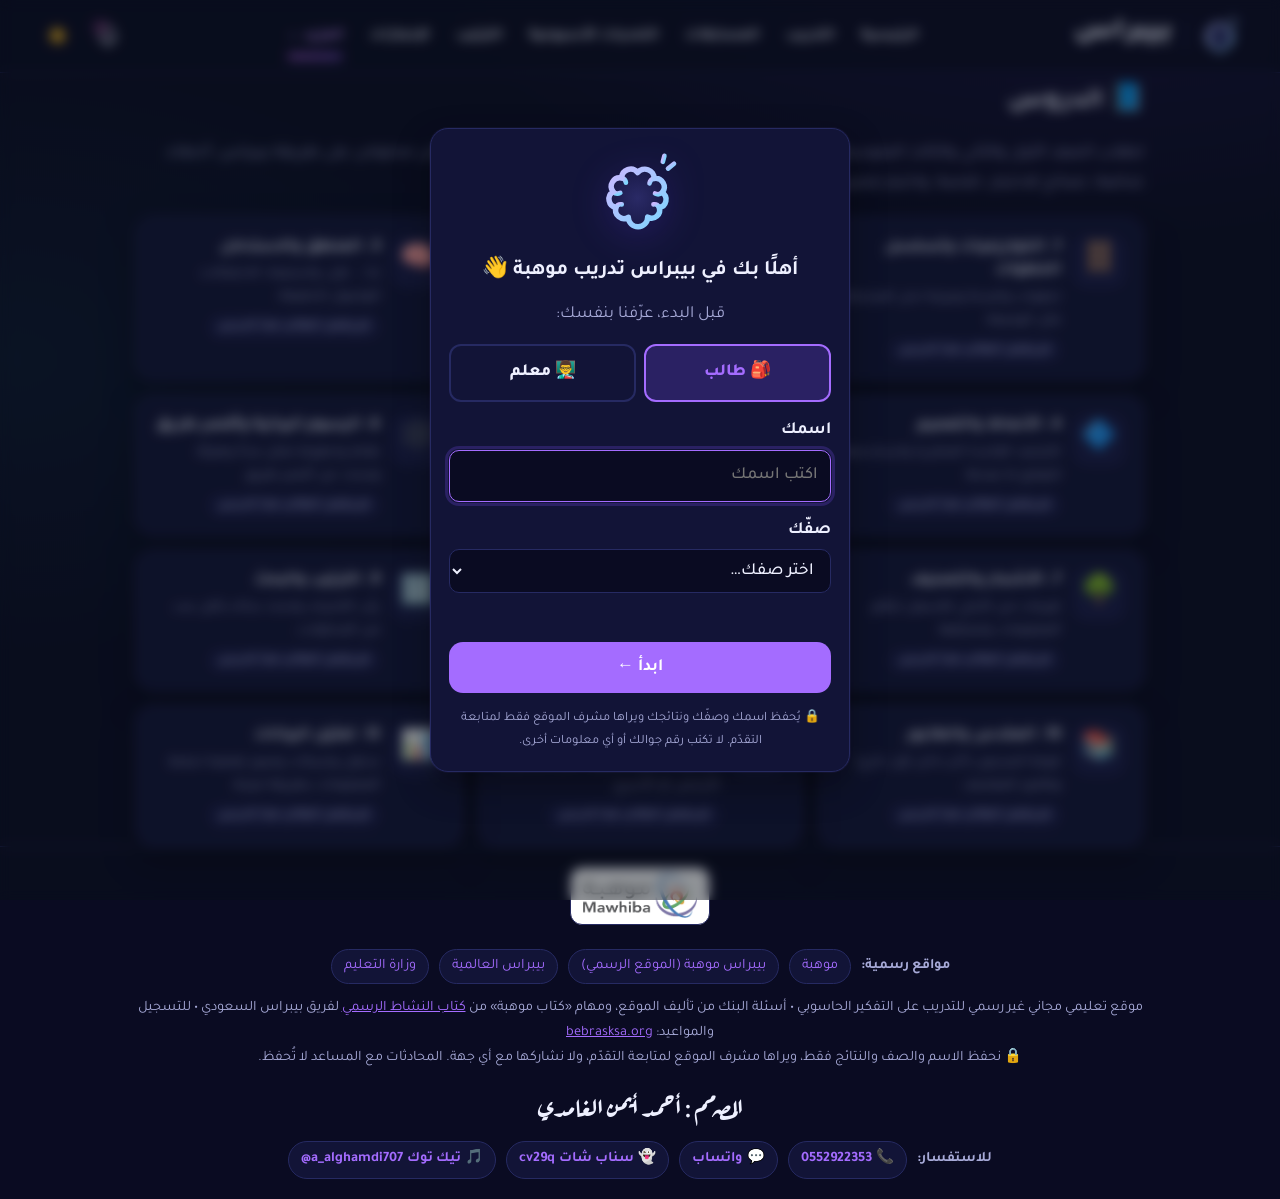
<file: lessons.html>
<!doctype html>
<html lang="ar" dir="rtl">
<head>
<meta charset="utf-8">
<meta name="viewport" content="width=device-width, initial-scale=1">
<title>الدروس | بيبراس تدريب موهبة</title>
<meta name="description" content="دروس قصيرة ومبسطة في مهارات التفكير الحاسوبي لمسابقة بيبراس.">
<script>try{var t=localStorage.getItem('theme');document.documentElement.dataset.theme=t||'dark'}catch(e){document.documentElement.dataset.theme='dark'}</script>
<link rel="preconnect" href="https://fonts.googleapis.com"><link rel="preconnect" href="https://fonts.gstatic.com" crossorigin>
<link href="https://fonts.googleapis.com/css2?family=Aref+Ruqaa:wght@700&family=Tajawal:wght@400;500;700;800&display=swap" rel="stylesheet">
<link rel="stylesheet" href="assets/css/style.css">
<link rel="icon" type="image/svg+xml" href="assets/brand/logo-icon.svg">
<link rel="apple-touch-icon" href="assets/brand/logo-180.png">
</head>
<body>
<header id="site-header"></header>
<main class="wrap" id="main"><p class="muted">جارٍ التحميل…</p></main>
<footer id="site-footer"></footer>
<script src="assets/js/core.js"></script>
<script src="assets/js/figures.js"></script>
<script>
(async function () {
  const main = document.getElementById('main');
  const { esc, fmt } = App;
  const Q_LETTERS = ['أ', 'ب', 'جـ', 'د', 'هـ'];
  // مثال محلول (نفس الشكل للمثال الأول والأمثلة الإضافية)
  const solvedHTML = (S, i, title) => `<section class="box"><h2>${title}</h2>
    <p>${fmt(S.story)}</p>${Fig.render(S.figure)}
    <p class="q-ask"><strong>السؤال:</strong> ${fmt(S.question)}</p>
    <button class="btn small no-print show-solved" type="button" data-s="${i}">اعرض الحل</button>
    <div class="solved-body" data-sb="${i}" hidden><h3>الحل:</h3><ol class="steps">${S.steps.map((s) => `<li>${fmt(s)}</li>`).join('')}</ol>
      ${Fig.render(S.answerFigure)}
      <p><strong>✅ الجواب:</strong> ${fmt(S.answer)}</p></div>
  </section>`;
  try {
    const skills = await App.skills();
    const id = App.param('id');
    const p = App.progress.get();

    if (!id) {
      document.title = 'الدروس | بيبراس تدريب موهبة';
      main.innerHTML = `<h1 class="page-title">📘 الدروس</h1>
        <p class="lead">لطلاب الصف الأول والثاني والثالث المتوسط. كل درس فيه: شرح مبسّط ثم أعمق، مثال من الحياة، مثالان محلولان على طريقة بيبراس، أخطاء شائعة، نصائح للاختبار، خلاصة، واختبار قصير من 5 أسئلة.</p>
        <div class="grid grid-3">${skills.map((s, i) => `
          <a class="card skill-card" href="lessons.html?id=${s.id}"><span class="ic">${s.icon}</span>
            <div><h3>${i + 1}. ${esc(s.title)}</h3><p>${esc(s.desc)}</p>
            <p style="margin-top:6px">${p.lessons[s.id] ? '<span class="badge done">✓ مكتمل</span>' : '<span class="badge">لم يكمل الطالب هذا الدرس</span>'}</p></div></a>`).join('')}
        </div>`;
      return;
    }

    const idx = skills.findIndex((s) => s.id === id);
    if (idx < 0) { main.innerHTML = '<div class="notice err">الدرس غير موجود. <a href="lessons.html">كل الدروس</a></div>'; return; }
    const sk = skills[idx];
    const data = await App.json(`data/skills/${id}.json`);
    const L = data.lesson;
    document.title = `${sk.title} | الدروس`;
    const prev = skills[idx - 1], next = skills[idx + 1];

    main.innerHTML = `<article class="lesson">
      <p class="no-print"><a href="lessons.html">← كل الدروس</a></p>
      <h1 class="page-title">${sk.icon} ${esc(sk.title)}</h1>
      <p class="muted">⏱️ مدة القراءة: ${L.minutes} دقائق ${p.lessons[id] ? '• <span class="badge done">✓ أكملت هذا الدرس</span>' : ''}</p>
      <div class="btn-row no-print">
        <button class="btn secondary small" type="button" onclick="window.print()">🖨️ طباعة / حفظ PDF</button>
        <a class="btn secondary small" href="summaries.html?id=${id}">📝 الملخص</a>
        <a class="btn secondary small" href="bank.html?skill=${id}">🧩 أسئلة هذه المهارة</a>
      </div>
      ${L.ctSkills ? `<p class="ct-skills"><span class="muted">مهارات التفكير الحاسوبي (حسب كتاب موهبة):</span> ${L.ctSkills.map((c) => `<span class="badge">${esc(c)}</span>`).join(' ')}</p>` : ''}
      <p class="lead">${fmt(L.intro)}</p>
      ${(L.terms || []).map((t) => `<div class="term"><strong>${esc(t.t)}:</strong> ${fmt(t.d)}</div>`).join('')}
      ${(L.sections || []).map((s) => `<section><h2>${esc(s.h)}</h2><p>${fmt(s.p)}</p>${Fig.render(s.figure)}</section>`).join('')}
      <section class="box"><h2>🏠 مثال من الحياة اليومية</h2><p>${fmt(L.daily.text)}</p>${Fig.render(L.daily.figure)}</section>
      ${solvedHTML(L.solved, 0, '🦫 مثال محلول على طريقة بيبراس')}
      ${(L.more || []).map((S, i) => solvedHTML(S, i + 1, `🦫 مثال محلول ${i + 2} (أصعب)`)).join('')}
      ${L.mistakes ? `<section class="box tips-box"><h2>⚠️ أخطاء شائعة</h2><ul>${L.mistakes.map((m) => `<li>${fmt(m)}</li>`).join('')}</ul></section>` : ''}
      ${L.tips ? `<section class="box tips-box"><h2>🎯 نصائح للاختبار</h2><ul>${L.tips.map((m) => `<li>${fmt(m)}</li>`).join('')}</ul></section>` : ''}
      <section class="keypoints"><h2 style="margin-top:0">⭐ الخلاصة في ${L.keypoints.length} نقاط</h2><ol>${L.keypoints.map((k) => `<li>${fmt(k)}</li>`).join('')}</ol></section>
      <section class="box no-print" id="mini"><h2>✏️ اختبر نفسك (${L.quiz.length} أسئلة)</h2>
        ${L.quiz.map((q, qi) => `<div class="mini-q" data-qi="${qi}"><p><strong>${qi + 1}.</strong> ${fmt(q.q)}</p>
          <p class="choose">اختر الإجابة الصحيحة:</p><div class="opts">${q.options.map((o, oi) => `<button type="button" class="opt" data-oi="${oi}"><span class="l">${Q_LETTERS[oi]}</span><span>${fmt(o)}</span></button>`).join('')}</div>
          <div class="fb"></div></div>`).join('')}
        <div id="mini-result"></div>
      </section>
      <section class="box no-print" id="practice-more"></section>
      <div class="btn-row no-print" style="justify-content:space-between">
        ${prev ? `<a class="btn secondary" href="lessons.html?id=${prev.id}">→ ${esc(prev.title)}</a>` : '<span></span>'}
        ${next ? `<a class="btn" href="lessons.html?id=${next.id}">${esc(next.title)} ←</a>` : '<a class="btn" href="quizzes.html">إلى الاختبارات ←</a>'}
      </div>
    </article>`;

    main.querySelectorAll('.show-solved').forEach((b) => b.addEventListener('click', () => {
      main.querySelector(`[data-sb="${b.dataset.s}"]`).hidden = false; b.remove();
    }));
    // في الطباعة تظهر الحلول دائمًا
    window.addEventListener('beforeprint', () => { main.querySelectorAll('.solved-body').forEach((s) => { s.hidden = false; }); });

    // تدرّب أكثر: أسئلة المهارة من كل صف + مهام كتاب موهبة (تُبنى تلقائيًا من بنك الأسئلة)
    App.questions().then((all) => {
      const mine = all.filter((q) => q.skill === id);
      const box = document.getElementById('practice-more');
      if (!mine.length) { box.remove(); return; }
      const groups = Object.keys(App.LEVELS).map((lv) => [lv, mine.filter((q) => q.level === lv)]).filter(([, l]) => l.length);
      box.innerHTML = `<h2>🧩 تدرّب أكثر على هذه المهارة (${mine.length} سؤالًا)</h2>
        ${groups.map(([lv, l]) => `<p style="margin:.6em 0 .3em"><strong>${esc(App.LEVELS[lv])}:</strong></p>
          <div class="btn-row">${l.map((q) => `<a class="btn small secondary" href="bank.html?skill=${id}&q=${q.id}">${p.solved[q.id] ? '✅ ' : ''}${esc(q.title)}</a>`).join('')}</div>`).join('')}`;
    }).catch(() => { const b = document.getElementById('practice-more'); if (b) b.remove(); });

    const answered = {};
    document.querySelectorAll('.mini-q').forEach((box) => {
      const qi = Number(box.dataset.qi), q = L.quiz[qi];
      box.querySelectorAll('.opt').forEach((b) => b.addEventListener('click', () => {
        if (answered[qi] !== undefined) return;
        const oi = Number(b.dataset.oi);
        answered[qi] = oi === q.answer;
        box.querySelectorAll('.opt').forEach((x, k) => { x.classList.toggle('right', k === q.answer); x.classList.toggle('wrong', k === oi && oi !== q.answer); });
        box.querySelector('.fb').innerHTML = `<div class="feedback ${answered[qi] ? 'ok' : 'no'}">${answered[qi] ? '✓ صحيح!' : '✗ ليست هذه.'} ${fmt(q.explain || '')}</div>`;
        if (Object.keys(answered).length === L.quiz.length) {
          const score = Object.values(answered).filter(Boolean).length;
          App.progress.markLesson(id);
          document.getElementById('mini-result').innerHTML = `<div class="notice">نتيجتك: <strong>${score} من ${L.quiz.length}</strong>. ${score === L.quiz.length ? '🌟 ممتاز! أكملت الدرس.' : 'تم حفظ الدرس كمكتمل. راجع الخلاصة ثم جرّب أسئلة المهارة في بنك الأسئلة.'}</div>`;
        }
      }));
    });
  } catch (e) { App.loadError(main, e); }
})();
</script>
</body>
</html>
</file>
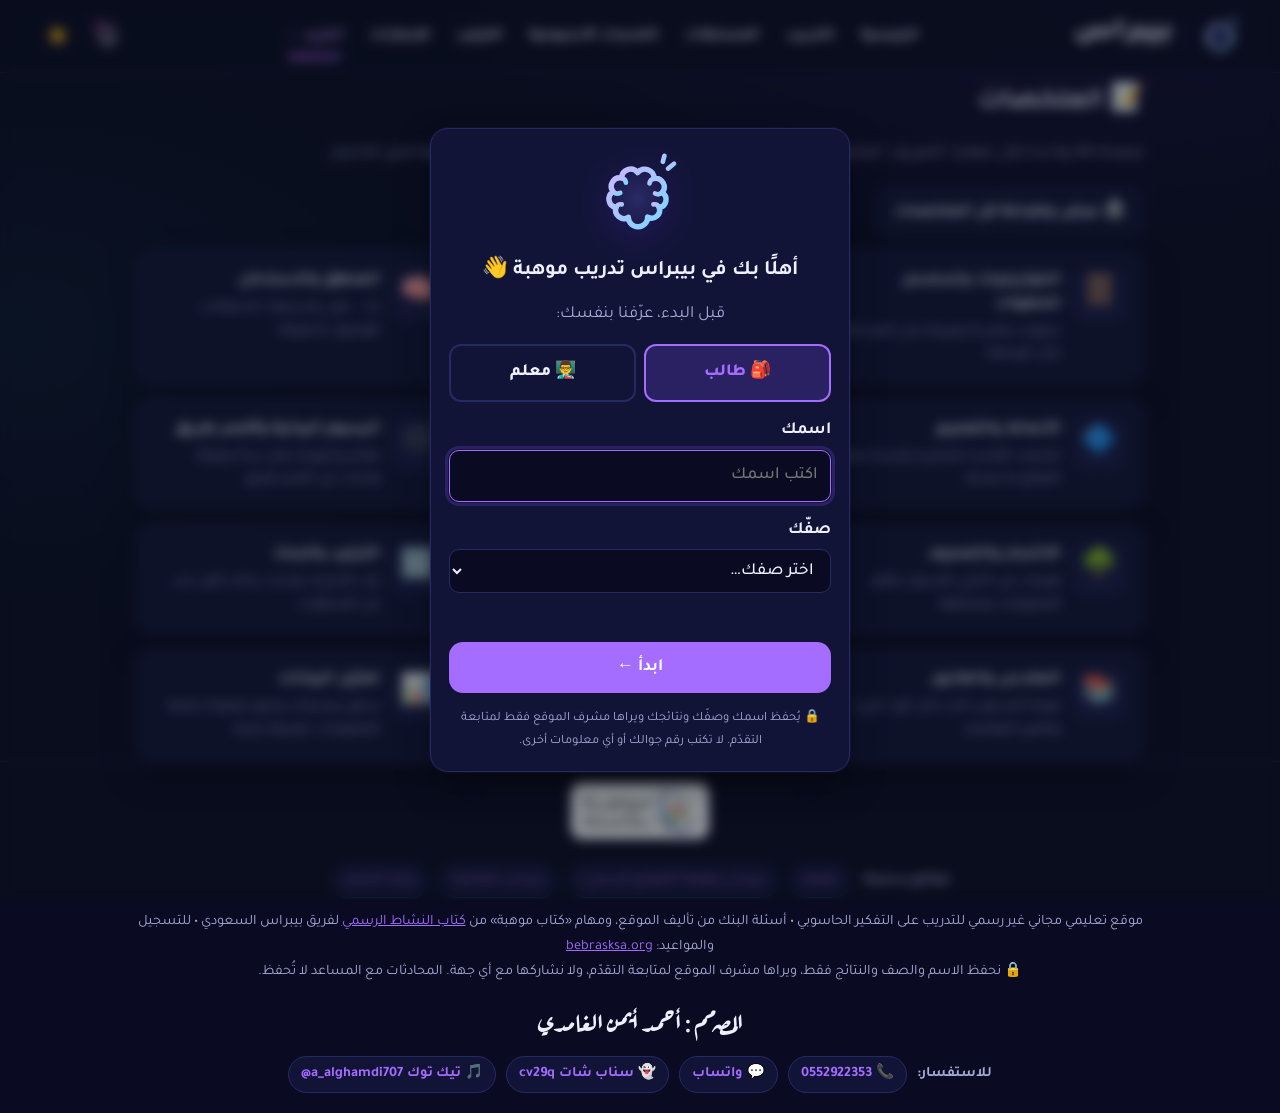
<file: summaries.html>
<!doctype html>
<html lang="ar" dir="rtl">
<head>
<meta charset="utf-8">
<meta name="viewport" content="width=device-width, initial-scale=1">
<title>الملخصات | بيبراس تدريب موهبة</title>
<meta name="description" content="ملخص من صفحة واحدة لكل مهارة من مهارات التفكير الحاسوبي، جاهز للطباعة.">
<script>try{var t=localStorage.getItem('theme');document.documentElement.dataset.theme=t||'dark'}catch(e){document.documentElement.dataset.theme='dark'}</script>
<link rel="preconnect" href="https://fonts.googleapis.com"><link rel="preconnect" href="https://fonts.gstatic.com" crossorigin>
<link href="https://fonts.googleapis.com/css2?family=Aref+Ruqaa:wght@700&family=Tajawal:wght@400;500;700;800&display=swap" rel="stylesheet">
<link rel="stylesheet" href="assets/css/style.css">
<link rel="icon" type="image/svg+xml" href="assets/brand/logo-icon.svg">
<link rel="apple-touch-icon" href="assets/brand/logo-180.png">
</head>
<body>
<header id="site-header"></header>
<main class="wrap" id="main"><p class="muted">جارٍ التحميل…</p></main>
<footer id="site-footer"></footer>
<script src="assets/js/core.js"></script>
<script src="assets/js/figures.js"></script>
<script>
(async function () {
  const main = document.getElementById('main');
  const { esc, fmt } = App;

  function sheet(sk, S) {
    return `<article class="sheet">
      <h1><span>${sk.icon}</span> ملخص: ${esc(sk.title)}</h1>
      <h2>📌 التعريف</h2><p>${fmt(S.definition)}</p>
      <h2>💡 الفكرة الأساسية</h2><p>${fmt(S.idea)}</p>
      <div class="cols">
        <div><h2>🧠 حيلة حل الأسئلة</h2><ul>${S.tricks.map((t) => `<li>${fmt(t)}</li>`).join('')}</ul></div>
        <div><h2>⚠️ أخطاء شائعة</h2><ul>${S.mistakes.map((t) => `<li>${fmt(t)}</li>`).join('')}</ul></div>
      </div>
      <h2>✏️ مثال صغير</h2><p>${fmt(S.example.text)}</p>${Fig.render(S.example.figure)}
      <p class="muted print-only" style="font-size:.8rem;margin-top:10px">بيبراس تدريب موهبة — موقع تدريبي غير رسمي • bebrasksa.org</p>
    </article>`;
  }

  try {
    const skills = await App.skills();
    const id = App.param('id');
    if (!id) {
      main.innerHTML = `<h1 class="page-title">📝 الملخصات</h1>
        <p class="lead">صفحة A4 واحدة لكل مهارة: التعريف، الفكرة، حيلة الحل، مثال، وأخطاء شائعة. مناسبة للمراجعة السريعة قبل الاختبار.</p>
        <div class="btn-row"><a class="btn secondary" href="summaries.html?id=all">🖨️ عرض وطباعة كل الملخصات</a></div>
        <div class="grid grid-3">${skills.map((s) => `
          <a class="card skill-card" href="summaries.html?id=${s.id}"><span class="ic">${s.icon}</span><div><h3>${esc(s.title)}</h3><p>${esc(s.desc)}</p></div></a>`).join('')}</div>`;
      return;
    }
    const list = id === 'all' ? skills : skills.filter((s) => s.id === id);
    if (!list.length) { main.innerHTML = '<div class="notice err">الملخص غير موجود. <a href="summaries.html">كل الملخصات</a></div>'; return; }
    const datas = await Promise.all(list.map((s) => App.json(`data/skills/${s.id}.json`)));
    document.title = (id === 'all' ? 'كل الملخصات' : 'ملخص ' + list[0].title) + ' | بيبراس تدريب موهبة';
    main.innerHTML = `<div class="btn-row no-print">
        <a class="btn secondary small" href="summaries.html">→ كل الملخصات</a>
        <button class="btn small" type="button" onclick="window.print()">🖨️ طباعة / حفظ PDF</button>
        ${id !== 'all' ? `<a class="btn secondary small" href="lessons.html?id=${id}">📘 الدرس الكامل</a>` : ''}
      </div>${list.map((s, i) => sheet(s, datas[i].summary)).join('')}`;
  } catch (e) { App.loadError(main, e); }
})();
</script>
</body>
</html>
</file>
<file: assets/css/style.css>
/* ===== بيبراس موهبة — التنسيق العام ===== */
:root {
  --bg: #f6f5ff;
  --surface: #ffffff;
  --surface-2: #f1eefd;
  --text: #1f2350;
  --muted: #5d6185;
  --border: #e6e2f8;
  --primary: #5b34e0;
  --primary-2: #4626c4;
  --primary-soft: #eeeaff;
  --accent: #3f63e0;
  --accent-soft: #e6edff;
  --grad: linear-gradient(90deg, #8a52ea 0%, #5a3fdd 45%, #2f66d8 100%);
  --ok: #138a4f;
  --ok-soft: #dcf7e8;
  --bad: #d64545;
  --bad-soft: #fde8e8;
  --warn: #b7791f;
  --shadow: 0 6px 24px rgba(60, 40, 160, .07);
  --radius: 18px;
  /* ألوان الرسومات */
  --fa: #8ab4ff; --fb: #ffc58a; --fc: #94dcb0; --fd: #c9b2ff; --fe: #ff9f9f; --ff: #ffe27a;
  --fwall: #5b6678; --fempty: #ffffff; --fdark: #2b3445; --flight: #eef2f7;
  --bulb-on: #ffd23f; --bulb-off: #c8ced8;
  color-scheme: light;
}
:root[data-theme="dark"] {
  --bg: #0a0b22; --surface: #121437; --surface-2: #1a1c48; --text: #eef0ff; --muted: #a7aad8;
  --border: #262a62; --primary: #a46cff; --primary-2: #c39bff; --primary-soft: #2a2163;
  --accent: #22d3ee; --accent-soft: #0d3146; --ok: #3ddc97; --ok-soft: #0f3326; --bad: #ff7a7a; --bad-soft: #3a1c26;
  --grad: linear-gradient(90deg, #a24dff 0%, #7a35ee 50%, #5b2be0 100%);
  --shadow: 0 10px 30px rgba(0, 0, 0, .35);
  --fa: #3f6fc4; --fb: #b9732e; --fc: #2f8a57; --fd: #6f55b8; --fe: #b04848; --ff: #a8902a;
  --fwall: #8a96a8; --fempty: #1f2835; --fdark: #c9d2df; --flight: #2a3442;
  --bulb-on: #ffd23f; --bulb-off: #3a4556;
  color-scheme: dark;
}
@media (prefers-color-scheme: dark) {
  :root:not([data-theme="light"]) {
    --bg: #0a0b22; --surface: #121437; --surface-2: #1a1c48; --text: #eef0ff; --muted: #a7aad8;
    --border: #262a62; --primary: #a46cff; --primary-2: #c39bff; --primary-soft: #2a2163;
    --accent: #22d3ee; --accent-soft: #0d3146; --ok: #3ddc97; --ok-soft: #0f3326; --bad: #ff7a7a; --bad-soft: #3a1c26;
    --grad: linear-gradient(90deg, #a24dff 0%, #7a35ee 50%, #5b2be0 100%);
    --shadow: 0 10px 30px rgba(0, 0, 0, .35);
    --fa: #3f6fc4; --fb: #b9732e; --fc: #2f8a57; --fd: #6f55b8; --fe: #b04848; --ff: #a8902a;
    --fwall: #8a96a8; --fempty: #1f2835; --fdark: #c9d2df; --flight: #2a3442;
    --bulb-on: #ffd23f; --bulb-off: #3a4556;
    color-scheme: dark;
  }
}

* { box-sizing: border-box; }
html { -webkit-text-size-adjust: 100%; }
body {
  margin: 0; background: var(--bg); color: var(--text);
  font-family: "Tajawal", "Segoe UI", Tahoma, sans-serif; font-size: 17px; line-height: 1.75;
}
a { color: var(--primary); }
img, svg { max-width: 100%; }
h1, h2, h3, h4 { line-height: 1.4; margin: 1.2em 0 .5em; }
h1 { font-size: 1.7rem; } h2 { font-size: 1.35rem; } h3 { font-size: 1.15rem; } h4 { font-size: 1.02rem; }
code { font-family: Consolas, "Courier New", monospace; background: var(--surface-2); padding: 0 .35em; border-radius: 6px; direction: ltr; unicode-bidi: isolate; display: inline-block; }
.wrap { max-width: 1040px; margin: 0 auto; padding: 0 16px; }
.muted { color: var(--muted); }
.center { text-align: center; }
.hidden, [hidden] { display: none !important; }

/* ===== الرأس والتنقل ===== */
.site-header { background: color-mix(in srgb, var(--surface) 88%, transparent); backdrop-filter: blur(10px); border-bottom: 1px solid var(--border); position: sticky; top: 0; z-index: 50; }
.site-header .wrap { display: flex; align-items: center; gap: 12px; min-height: 72px; max-width: 1240px; }
.brand { display: flex; align-items: center; gap: 12px; font-weight: 800; color: var(--text); text-decoration: none; white-space: nowrap; }
.brand .logo { width: 46px; height: 46px; display: grid; place-items: center; flex: none; }
.brand .logo img { width: 46px; height: 46px; display: block; }
.brand .brand-div { width: 1.5px; height: 34px; background: var(--border); border-radius: 2px; }
.brand .brand-word { font-size: 1.85rem; line-height: 1; letter-spacing: -.01em; padding-bottom: 4px; }
.fig-img { display: block; width: 100%; max-width: 760px; height: auto; margin: 0 auto; background: #fff; border-radius: 12px; border: 1px solid var(--border); }
.footer-logo { display: inline-block; background: #fff; border-radius: 12px; padding: 6px 12px; margin-bottom: 12px; border: 1px solid var(--border); }
.footer-logo img { height: 44px; width: auto; display: block; }
/* ===== العدّ التنازلي للاختبار الأصلي ===== */
.countdown { margin: 14px 0 6px; border: 2px solid var(--accent); background: linear-gradient(135deg, var(--surface), var(--accent-soft, var(--surface-2))); text-align: center; }
.countdown[hidden] { display: none; }
.cd-title { margin: 0; font-size: 1.35rem; }
.cd-date { margin: 4px 0 12px; font-weight: 700; color: var(--muted); }
.cd-boxes { display: flex; justify-content: center; gap: 10px; flex-wrap: wrap; direction: rtl; }
.cd-boxes[hidden] { display: none; }
.cd-box { min-width: 78px; padding: 10px 8px; border-radius: 14px; background: var(--surface); border: 1px solid var(--border); display: flex; flex-direction: column; align-items: center; }
.cd-n { font-size: 2rem; font-weight: 800; line-height: 1.1; font-variant-numeric: tabular-nums; color: var(--accent); }
.cd-l { font-size: .85rem; color: var(--muted); font-weight: 700; }
.cd-msg { font-size: 1.15rem; font-weight: 800; margin: 6px 0; }
.cd-msg.live { color: var(--ok); }
.cd-foot { display: flex; flex-wrap: wrap; justify-content: space-between; align-items: center; gap: 8px; margin-top: 12px; }
@media (max-width: 480px) { .cd-boxes { gap: 6px; flex-wrap: nowrap; } .cd-box { min-width: 0; flex: 1 1 0; padding: 8px 2px; } .cd-n { font-size: 1.4rem; } .cd-l { font-size: .75rem; } .cd-foot { justify-content: center; text-align: center; } }

/* ===== إضافات الدروس ===== */
.ct-skills { display: flex; flex-wrap: wrap; gap: 6px; align-items: center; }
.tips-box ul { margin: 0; padding-inline-start: 1.3em; }
.tips-box li { margin: .35em 0; }

/* ===== شاشة الدخول (الاسم والصف) ===== */
.gate { z-index: 100; backdrop-filter: blur(6px); }
.gate-box { width: min(440px, calc(100vw - 32px)); display: flex; flex-direction: column; gap: 12px; text-align: center; }
.gate-box h2 { margin: 0; font-size: 1.3rem; }
.gate-logo { height: 96px; width: 96px; margin: 0 auto; display: block; filter: drop-shadow(0 8px 18px rgba(91,52,224,.22)); }
.gate-roles { display: grid; grid-template-columns: 1fr 1fr; gap: 8px; }
.gate-roles label { cursor: pointer; }
.gate-roles input { position: absolute; opacity: 0; pointer-events: none; }
.gate-roles span { display: block; padding: 12px; border-radius: 12px; border: 2px solid var(--border); font-weight: 800; }
.gate-roles input:checked + span { border-color: var(--primary); background: var(--primary-soft); color: var(--primary); }
.gate-roles input:focus-visible + span { outline: 2px solid var(--primary); outline-offset: 2px; }
.gate-f { display: flex; flex-direction: column; gap: 4px; text-align: start; font-weight: 700; }
.gate-f[hidden] { display: none; }
.gate-f input, .gate-f select { font: inherit; font-weight: 500; padding: 10px 12px; border-radius: 10px; border: 1px solid var(--border); background: var(--bg); color: var(--text); }
.gate-err { color: var(--bad); min-height: 1.2em; margin: 0; font-weight: 700; }
.gate-note { font-size: .8rem; color: var(--muted); margin: 0; }
.user-btn { display: inline-flex; align-items: center; gap: 6px; height: 42px; max-width: 160px; padding: 0 12px; border-radius: 12px; border: 1px solid var(--border); background: var(--surface); color: var(--text); font: inherit; font-weight: 700; cursor: pointer; }
.user-btn[hidden] { display: none; }
.admin-btn { border-color: var(--primary); color: var(--primary); }
.user-btn span { overflow: hidden; text-overflow: ellipsis; white-space: nowrap; }
.user-btn:hover { background: var(--surface-2); }
@media (max-width: 480px) { .user-btn span { display: none; } .user-btn { padding: 0; width: 42px; justify-content: center; } }
@media print { .gate { display: none !important; } }

/* ===== صفحة الفيديوهات ===== */
.vid-filter { display: flex; flex-wrap: wrap; gap: 8px; margin: 8px 0 16px; }
.vid-filter button { font: inherit; font-weight: 700; padding: 8px 16px; border-radius: 999px; border: 1px solid var(--border); background: var(--surface); color: var(--text); cursor: pointer; }
.vid-filter button.on { background: var(--primary); border-color: var(--primary); color: #fff; }
.vid-sec { margin-top: 22px; }
.vid-grid { display: grid; grid-template-columns: repeat(auto-fill, minmax(260px, 1fr)); gap: 16px; }
.vid { padding: 10px; display: flex; flex-direction: column; gap: 6px; }
.vid h3 { font-size: 1rem; margin: 4px 0 0; line-height: 1.5; }
.vid-thumb, .vid-frame { position: relative; display: block; width: 100%; aspect-ratio: 16 / 9; border: 0; border-radius: 10px; overflow: hidden; padding: 0; background: #000; cursor: pointer; }
.vid-thumb img { width: 100%; height: 100%; object-fit: cover; display: block; }
.vid-play { position: absolute; inset: 0; margin: auto; width: 60px; height: 42px; border-radius: 12px; background: rgba(220, 0, 0, .9); color: #fff; display: grid; place-items: center; font-size: 1.3rem; }
.vid-thumb:hover .vid-play, .vid-thumb:focus-visible .vid-play { background: #f00; }
.vid-list-tag { position: absolute; inset-inline-start: 0; bottom: 0; background: rgba(0, 0, 0, .78); color: #fff; font-size: .8rem; font-weight: 700; padding: 4px 10px; border-start-end-radius: 10px; }
.vid-meta { display: flex; flex-wrap: wrap; gap: 6px 10px; align-items: center; font-size: .85rem; margin: 0; }
.vid-yt { font-size: .85rem; margin-top: auto; }

/* ===== المساعد كنافذة جانبية (الاختبارات) ===== */
.helper { position: fixed; z-index: 60; display: flex; flex-direction: column; gap: 8px; background: var(--surface); border: 1px solid var(--border); box-shadow: 0 8px 30px rgba(0,0,0,.25); padding: 10px 12px 8px;
  inset-inline-end: 16px; bottom: 16px; top: 80px; width: 360px; border-radius: var(--radius); }
.helper[hidden], .helper-fab[hidden] { display: none; }
.helper-head { display: flex; align-items: center; gap: 8px; flex-wrap: wrap; }
.helper-mode { font-size: .78rem; color: var(--muted); background: var(--surface-2, transparent); border: 1px solid var(--border); border-radius: 999px; padding: 1px 8px; }
.helper-tools { margin-inline-start: auto; display: flex; gap: 6px; }
.helper-tools .icon-btn { width: 34px; height: 34px; }
.helper-log { flex: 1; overflow-y: auto; display: flex; flex-direction: column; gap: 8px; padding: 4px 2px; }
.helper-log .msg { max-width: 100%; font-size: .95rem; }
.helper-cur { align-self: stretch; }
.helper-form { display: flex; gap: 6px; align-items: flex-end; }
.helper-form textarea { flex: 1; resize: none; min-height: 44px; max-height: 120px; font: inherit; padding: 8px 10px; border-radius: 10px; border: 1px solid var(--border); background: var(--bg); color: var(--text); }
.helper-foot { font-size: .75rem; color: var(--muted); text-align: center; }
.helper-fab { position: fixed; z-index: 60; inset-inline-end: 16px; bottom: 16px; border: 0; border-radius: 999px; padding: 12px 18px; font: inherit; font-weight: 800; color: #fff; background: var(--primary); box-shadow: 0 6px 20px rgba(0,0,0,.3); cursor: pointer; }
@media (min-width: 1100px) {
  /* على الشاشات الكبيرة: يُزاح المحتوى حتى لا تغطيه النافذة */
  body.helper-open .wrap { margin-inline-end: 392px; margin-inline-start: max(16px, calc((100vw - 392px - 1040px) / 2)); }
}
@media (max-width: 1099px) {
  .helper { inset-inline: 8px; top: auto; bottom: 8px; width: auto; height: 72vh; }
}
@media print { .helper, .helper-fab { display: none !important; } }
/* في محاكاة المسابقة لا يوجد مساعد (مثل المسابقة الحقيقية) */
body.sim-mode .helper, body.sim-mode .helper-fab { display: none !important; }
.sim-card { border-color: var(--accent); }
.similar { display: flex; flex-wrap: wrap; align-items: center; gap: 8px 12px; margin-top: 14px; padding-top: 12px; border-top: 1px dashed var(--border); }
.book-card { display: flex; gap: 18px; align-items: center; flex-wrap: wrap; }
.book-card .book-logo { background: #fff; border-radius: 12px; padding: 8px 12px; border: 1px solid var(--border); }
.book-card .book-logo img { height: 56px; width: auto; display: block; }
.book-card .book-text { flex: 1 1 260px; }
.nav { display: none; position: absolute; inset-inline: 0; top: 72px; background: var(--surface); border-bottom: 1px solid var(--border); padding: 8px 16px 14px; flex-direction: column; gap: 2px; }
.nav.open { display: flex; }
.nav a { position: relative; padding: 10px 12px; border-radius: 12px; color: var(--text); text-decoration: none; font-weight: 700; }
.nav a:hover { background: var(--surface-2); }
.nav a.active { background: var(--primary-soft); color: var(--primary); }
.nav a.active::after { content: ""; position: absolute; inset-inline: 14px; bottom: -1px; height: 3px; border-radius: 3px; background: var(--primary-2); }
.header-tools { margin-inline-start: auto; display: flex; gap: 8px; align-items: center; }
@media (min-width: 1180px) { .nav + .header-tools { margin-inline-start: 0; } }
.icon-btn { width: 42px; height: 42px; border-radius: 12px; border: 1px solid var(--border); background: var(--surface); color: var(--text); font-size: 1.15rem; cursor: pointer; display: grid; place-items: center; }
.icon-btn:hover { background: var(--surface-2); }
@media (min-width: 1180px) {
  .nav { display: flex; position: static; flex-direction: row; padding: 0; border: 0; background: none; margin-inline: auto; gap: 2px; }
  .nav a { padding: 8px 12px; font-size: .95rem; white-space: nowrap; }
  .menu-btn { display: none; }
}

main { padding: 18px 0 40px; min-height: 70vh; }
.site-footer { border-top: 1px solid var(--border); padding: 20px 0; color: var(--muted); font-size: .9rem; text-align: center; }
.footer-links { display: flex; flex-wrap: wrap; justify-content: center; align-items: center; gap: 6px 10px; margin-bottom: 12px; }
.footer-label { font-weight: 700; }
.footer-links a { display: inline-block; padding: 4px 12px; border: 1px solid var(--border); border-radius: 999px; background: var(--surface); text-decoration: none; }
.footer-links a:hover { border-color: currentColor; }
.footer-note { margin: 0 0 14px; }
.footer-contact { display: flex; flex-wrap: wrap; justify-content: center; align-items: center; gap: 6px 10px; margin-top: 12px; }
.footer-contact a { display: inline-flex; align-items: center; gap: 4px; padding: 5px 12px; border: 1px solid var(--border); border-radius: 999px; background: var(--surface); text-decoration: none; font-weight: 700; }
.footer-contact a:hover { border-color: currentColor; }
.footer-credit { margin: 0; font-size: 1rem; }
.footer-credit .creator { font-family: 'Aref Ruqaa', 'Tajawal', serif; font-weight: 700; font-size: 1.6rem; color: var(--text, inherit); line-height: 1.6; }

/* ===== عناصر عامة ===== */
.card { background: var(--surface); border: 1px solid var(--border); border-radius: var(--radius); padding: 18px; box-shadow: var(--shadow); }
.grid { display: grid; gap: 14px; }
@media (min-width: 640px) { .grid-2 { grid-template-columns: repeat(2, 1fr); } .grid-3 { grid-template-columns: repeat(2, 1fr); } }
@media (min-width: 900px) { .grid-3 { grid-template-columns: repeat(3, 1fr); } .grid-4 { grid-template-columns: repeat(4, 1fr); } }
.btn { display: inline-flex; align-items: center; justify-content: center; gap: 6px; font: inherit; font-weight: 700; padding: 10px 18px; min-height: 44px; border-radius: 14px; border: 1px solid transparent; cursor: pointer; text-decoration: none; background: var(--primary); color: #fff; transition: background .15s, transform .05s; }
.btn:hover { background: var(--primary-2); }
.btn:active { transform: translateY(1px); }
.btn.secondary { background: var(--surface); color: var(--text); border-color: var(--border); }
.btn.secondary:hover { background: var(--surface-2); }
.btn.accent { background: var(--accent); }
.btn.ghost { background: transparent; color: var(--primary); }
.btn.small { padding: 6px 12px; min-height: 36px; font-size: .92rem; }
.btn[disabled] { opacity: .5; cursor: not-allowed; }
.btn-row { display: flex; flex-wrap: wrap; gap: 8px; margin: 12px 0; }
.badge { display: inline-block; font-size: .8rem; font-weight: 700; padding: 2px 10px; border-radius: 999px; background: var(--surface-2); color: var(--muted); white-space: nowrap; }
.badge.lvl { background: var(--primary-soft); color: var(--primary); }
.badge.diff-easy { background: var(--ok-soft); color: var(--ok); }
.badge.diff-medium { background: var(--accent-soft); color: var(--accent); }
.badge.diff-hard { background: var(--bad-soft); color: var(--bad); }
.badge.done { background: var(--ok-soft); color: var(--ok); }
.page-title { margin-top: .4em; }
.lead { font-size: 1.08rem; color: var(--muted); }
.notice { border-radius: 12px; padding: 12px 14px; background: var(--primary-soft); border: 1px solid var(--border); margin: 12px 0; }
.notice.warn { background: var(--accent-soft); }
.notice.err { background: var(--bad-soft); }
input[type="text"], input[type="number"], input[type="search"], select, textarea {
  font: inherit; color: var(--text); background: var(--surface); border: 1px solid var(--border); border-radius: 10px; padding: 8px 12px; min-height: 44px; max-width: 100%;
}
input:focus, select:focus, textarea:focus, .btn:focus-visible, button:focus-visible { outline: 3px solid var(--primary-soft); outline-offset: 1px; border-color: var(--primary); }
label { cursor: pointer; }
.progress { height: 14px; background: var(--surface-2); border-radius: 999px; overflow: hidden; }
.progress > span { display: block; height: 100%; background: linear-gradient(90deg, var(--primary), var(--accent)); border-radius: 999px; transition: width .4s; }

/* ===== الرئيسية ===== */
.hero { background: linear-gradient(135deg, var(--primary-soft), var(--accent-soft)); border-radius: 22px; padding: 26px 20px; margin-bottom: 18px; display: grid; gap: 14px; align-items: center; }
.hero h1 { margin: 0; font-size: 1.8rem; }
.hero p { margin: 0; }
@media (min-width: 760px) { .hero { grid-template-columns: 1.4fr 1fr; padding: 34px; } .hero h1 { font-size: 2.2rem; } }
.big-links { display: grid; gap: 12px; grid-template-columns: repeat(2, 1fr); }
@media (min-width: 760px) { .big-links { grid-template-columns: repeat(3, 1fr); } }
.big-link { display: flex; flex-direction: column; gap: 4px; padding: 18px; border-radius: 18px; background: var(--surface); border: 1px solid var(--border); text-decoration: none; color: var(--text); box-shadow: var(--shadow); transition: transform .12s, border-color .12s; }
.big-link:hover { transform: translateY(-2px); border-color: var(--primary); }
.big-link .ic { font-size: 2rem; }
.big-link strong { font-size: 1.1rem; }
.big-link span { color: var(--muted); font-size: .9rem; line-height: 1.5; }
.stats { display: grid; gap: 12px; grid-template-columns: repeat(3, 1fr); }
.stat .num { font-size: 1.4rem; font-weight: 800; }

/* ===== بطاقات المهارات ===== */
.skill-card { display: flex; gap: 12px; align-items: flex-start; text-decoration: none; color: var(--text); }
.skill-card .ic { font-size: 1.8rem; width: 52px; height: 52px; border-radius: 14px; display: grid; place-items: center; background: var(--surface-2); flex: none; }
.skill-card h3 { margin: 0 0 4px; font-size: 1.05rem; }
.skill-card p { margin: 0; color: var(--muted); font-size: .92rem; line-height: 1.55; }

/* ===== الدرس ===== */
.lesson { max-width: 780px; margin: 0 auto; }
.lesson section { margin: 18px 0; }
.term { background: var(--accent-soft); border-inline-start: 4px solid var(--accent); padding: 8px 12px; border-radius: 10px; margin: 8px 0; }
.box { background: var(--surface); border: 1px solid var(--border); border-radius: var(--radius); padding: 16px; margin: 14px 0; }
.box h2, .box h3 { margin-top: 0; }
.keypoints { background: var(--primary-soft); border-radius: var(--radius); padding: 14px 18px; }
.keypoints ol { margin: 0; padding-inline-start: 1.3em; }
.mini-q { border-top: 1px dashed var(--border); padding-top: 12px; margin-top: 12px; }
.mini-q:first-of-type { border: 0; padding-top: 0; margin-top: 0; }
.steps { padding-inline-start: 1.4em; }
.steps li { margin: 4px 0; }

/* ===== الرسومات ===== */
.fig { margin: 12px auto; text-align: center; overflow-x: auto; }
.fig figcaption { color: var(--muted); font-size: .88rem; margin-top: 4px; }
.fig-svg { display: inline-block; vertical-align: middle; }
.fig-svg .t { fill: var(--text); font-family: "Tajawal", sans-serif; }
.fig-svg .tm { fill: var(--muted); font-family: "Tajawal", sans-serif; }
.fig-svg .ln { stroke: var(--muted); stroke-width: 2.5; fill: none; }
.fig-svg .bd { stroke: var(--text); stroke-width: 1.6; }
.fig-svg .wbg { fill: var(--surface); stroke: var(--border); }
.f-a { fill: var(--fa); } .f-b { fill: var(--fb); } .f-c { fill: var(--fc); } .f-d { fill: var(--fd); } .f-e { fill: var(--fe); } .f-f { fill: var(--ff); }
.f-wall { fill: var(--fwall); } .f-empty { fill: var(--fempty); } .f-dark { fill: var(--fdark); } .f-light { fill: var(--flight); }
.bulb-on { fill: var(--bulb-on); } .bulb-off { fill: var(--bulb-off); }
.fig-multi { display: flex; flex-wrap: wrap; gap: 14px; justify-content: center; align-items: flex-end; }
.fig-table { border-collapse: collapse; margin: 0 auto; min-width: 60%; background: var(--surface); }
.fig-table th, .fig-table td { border: 1px solid var(--border); padding: 6px 12px; text-align: center; }
.fig-table th { background: var(--surface-2); }
.hit { cursor: pointer; }
.hit:hover > rect, .hit:hover > circle, rect.hit:hover { stroke: var(--primary); stroke-width: 3; }
.hit.on > circle, .hit.on > rect, rect.hit.on { fill: var(--ff) !important; stroke: var(--accent); stroke-width: 3.5; }
.dis .hit { cursor: default; pointer-events: none; }

/* ===== السؤال ===== */
.q { background: var(--surface); border: 1px solid var(--border); border-radius: var(--radius); padding: 18px; box-shadow: var(--shadow); }
.q-head { display: flex; flex-wrap: wrap; gap: 6px; }
.q-title { margin: 10px 0 6px; }
.q-ask { background: var(--surface-2); border-radius: 12px; padding: 10px 14px; margin: 12px 0; }
.opts { display: grid; gap: 8px; margin: 10px 0; }
.opt { display: flex; align-items: center; gap: 10px; text-align: start; font: inherit; color: var(--text); background: var(--surface); border: 2px solid var(--border); border-radius: 12px; padding: 10px 12px; cursor: pointer; min-height: 48px; }
.opt:hover { border-color: var(--primary); }
.opt .l { flex: none; width: 30px; height: 30px; border-radius: 50%; display: grid; place-items: center; background: var(--surface-2); font-weight: 800; }
.opt.sel { border-color: var(--primary); background: var(--primary-soft); }
.opt.sel .l { background: var(--primary); color: #fff; }
.opt.right { border-color: var(--ok); background: var(--ok-soft); }
.opt.wrong { border-color: var(--bad); background: var(--bad-soft); }
.opt .fig { margin: 0; }
.short-row { display: flex; gap: 8px; align-items: center; flex-wrap: wrap; margin: 10px 0; }
.short-in { width: 220px; font-size: 1.1rem; }
.order-list { list-style: none; padding: 0; margin: 10px 0; display: grid; gap: 8px; }
.order-list li { display: flex; align-items: center; gap: 8px; background: var(--surface); border: 2px solid var(--border); border-radius: 12px; padding: 6px 8px; user-select: none; }
.order-list li.dragging { opacity: .6; border-color: var(--primary); background: var(--primary-soft); }
.order-list .num { width: 28px; height: 28px; border-radius: 50%; background: var(--primary); color: #fff; display: grid; place-items: center; font-weight: 800; flex: none; }
.order-list .handle { cursor: grab; font-size: 1.3rem; padding: 4px 8px; touch-action: none; color: var(--muted); }
.order-list .lbl { flex: 1; }
.order-list .mv { width: 38px; height: 38px; border-radius: 10px; border: 1px solid var(--border); background: var(--surface-2); color: var(--text); cursor: pointer; font-size: 1rem; }
.dnd { margin: 10px 0; }
.pool, .bin-drop { min-height: 58px; display: flex; flex-wrap: wrap; gap: 8px; padding: 10px; border-radius: 12px; border: 2px dashed var(--border); background: var(--surface-2); }
.pool { margin-bottom: 10px; }
.bins { display: grid; gap: 10px; grid-template-columns: repeat(auto-fit, minmax(140px, 1fr)); }
.bin { background: var(--surface); border: 2px solid var(--border); border-radius: 12px; padding: 8px; cursor: pointer; }
.bin.over, .pool.over { border-color: var(--primary); }
.bin-label { font-weight: 800; margin-bottom: 6px; text-align: center; }
.chip { font: inherit; padding: 6px 12px; border-radius: 999px; border: 2px solid var(--primary); background: var(--surface); color: var(--text); cursor: grab; font-weight: 600; }
.chip.picked { background: var(--primary); color: #fff; }
.dnd-tip { font-size: .88rem; color: var(--muted); }
.path-out { background: var(--surface-2); border-radius: 10px; padding: 8px 12px; margin: 8px 0; min-height: 44px; }
.q-actions { display: flex; flex-wrap: wrap; gap: 8px; margin-top: 14px; }
.q-hint { background: var(--accent-soft); border-radius: 12px; padding: 10px 14px; margin-top: 10px; }
.feedback { border-radius: 12px; padding: 10px 14px; margin-top: 10px; font-weight: 700; }
.feedback.ok { background: var(--ok-soft); color: var(--ok); }
.feedback.no { background: var(--bad-soft); color: var(--bad); }
.solution { border-top: 2px solid var(--border); margin-top: 14px; padding-top: 6px; }
.solution h4 { margin: 12px 0 4px; }
.ct { background: var(--primary-soft); border-radius: 12px; padding: 10px 14px; margin-top: 10px; }
.ct h4 { margin-top: 0; }

/* ===== بنك الأسئلة ===== */
.filters { display: grid; gap: 8px; grid-template-columns: 1fr 1fr; margin-bottom: 14px; }
.filters .full { grid-column: 1 / -1; }
.filters select, .filters input { width: 100%; }
@media (min-width: 800px) { .filters { grid-template-columns: 2fr 1fr 1fr 1fr 1fr; } .filters .full { grid-column: auto; } }
.q-list { display: grid; gap: 12px; }
.q-item > summary { list-style: none; cursor: pointer; display: flex; flex-wrap: wrap; gap: 8px; align-items: center; padding: 14px 16px; }
.q-item > summary::-webkit-details-marker { display: none; }
.q-item > summary .ttl { font-weight: 800; flex: 1 1 200px; }
.q-item[open] > summary { border-bottom: 1px solid var(--border); }
.q-item { background: var(--surface); border: 1px solid var(--border); border-radius: var(--radius); box-shadow: var(--shadow); }
.q-item .q { border: 0; box-shadow: none; }

/* ===== الاختبار ===== */
.quiz-bar { position: sticky; top: 60px; z-index: 20; background: var(--surface); border: 1px solid var(--border); border-radius: var(--radius); padding: 10px 12px; margin-bottom: 12px; display: flex; flex-wrap: wrap; gap: 10px; align-items: center; box-shadow: var(--shadow); }
.timer { font-weight: 800; font-size: 1.1rem; font-variant-numeric: tabular-nums; direction: ltr; }
.timer.low { color: var(--bad); }
.qnav { display: flex; flex-wrap: wrap; gap: 6px; margin: 10px 0; }
.qnav button { width: 40px; height: 40px; border-radius: 10px; border: 2px solid var(--border); background: var(--surface); color: var(--text); font: inherit; font-weight: 700; cursor: pointer; position: relative; }
.qnav button.ans { background: var(--primary-soft); border-color: var(--primary); }
.qnav button.cur { outline: 3px solid var(--accent); }
.qnav button.flag::after { content: "🚩"; position: absolute; top: -10px; inset-inline-end: -6px; font-size: .8rem; }
.qnav button.right { background: var(--ok-soft); border-color: var(--ok); }
.qnav button.wrong { background: var(--bad-soft); border-color: var(--bad); }
.score-big { font-size: 2.6rem; font-weight: 800; margin: 0; }
.review-item { margin: 14px 0; }
.ans-line { margin: 4px 0; }
.ans-line.me.no { color: var(--bad); }
.ans-line.me.ok { color: var(--ok); }
.form-row { display: flex; flex-wrap: wrap; gap: 8px 16px; align-items: center; margin: 8px 0; }
.checks { display: flex; flex-wrap: wrap; gap: 6px 14px; }
.checks label { display: inline-flex; gap: 6px; align-items: center; }

/* ===== الملخص (A4) ===== */
.sheet { background: var(--surface); border: 1px solid var(--border); border-radius: 8px; max-width: 800px; margin: 0 auto 20px; padding: 26px 30px; box-shadow: var(--shadow); }
.sheet h1 { margin-top: 0; font-size: 1.5rem; display: flex; gap: 10px; align-items: center; }
.sheet h2 { font-size: 1.08rem; margin: 14px 0 4px; color: var(--primary); }
.sheet p, .sheet ul { margin: 4px 0; }
.sheet ul { padding-inline-start: 1.3em; }
.sheet .cols { display: grid; gap: 10px 20px; }
@media (min-width: 700px) { .sheet .cols { grid-template-columns: 1fr 1fr; } }

/* ===== المساعد الذكي ===== */
.chat { display: flex; flex-direction: column; height: calc(100vh - 140px); min-height: 480px; max-width: 860px; margin: 0 auto; }
.chat-log { flex: 1; overflow-y: auto; padding: 8px 2px; display: flex; flex-direction: column; gap: 10px; }
.msg { max-width: 92%; padding: 10px 14px; border-radius: 16px; line-height: 1.7; overflow-wrap: anywhere; }
.msg.user { align-self: flex-start; background: var(--primary); color: #fff; border-end-start-radius: 4px; white-space: pre-wrap; }
.msg.bot { align-self: flex-end; background: var(--surface); border: 1px solid var(--border); border-end-end-radius: 4px; }
.msg.bot p { margin: .4em 0; }
.msg.bot pre { background: var(--surface-2); padding: 10px; border-radius: 10px; overflow-x: auto; direction: ltr; text-align: left; }
.msg.bot pre code { background: none; padding: 0; display: block; }
.msg.bot table { border-collapse: collapse; } .msg.bot td, .msg.bot th { border: 1px solid var(--border); padding: 4px 8px; }
.msg.bot .katex-display { overflow-x: auto; overflow-y: hidden; direction: ltr; }
.msg.err { align-self: center; background: var(--bad-soft); color: var(--bad); font-size: .95rem; }
.typing { align-self: flex-end; color: var(--muted); padding: 6px 12px; }
.typing span { animation: blink 1.2s infinite; } .typing span:nth-child(2) { animation-delay: .2s; } .typing span:nth-child(3) { animation-delay: .4s; }
@keyframes blink { 0%, 100% { opacity: .2; } 50% { opacity: 1; } }
.suggest { display: flex; flex-wrap: wrap; gap: 6px; margin: 8px 0; }
.suggest button { font: inherit; font-size: .9rem; border: 1px solid var(--border); background: var(--surface); color: var(--text); border-radius: 999px; padding: 6px 12px; cursor: pointer; }
.suggest button:hover { border-color: var(--primary); color: var(--primary); }
.chat-form { display: flex; gap: 8px; align-items: flex-end; padding-top: 8px; border-top: 1px solid var(--border); }
.chat-form textarea { flex: 1; resize: none; min-height: 48px; max-height: 160px; }
.counter { font-size: .8rem; color: var(--muted); }

/* ===== منطقة الطباعة ===== */
#print-area { display: none; }
.print-only { display: none; }

@media print {
  @page { size: A4; margin: 14mm 12mm; }
  :root, :root[data-theme="dark"] {
    --bg: #fff; --surface: #fff; --surface-2: #f2f4f7; --text: #000; --muted: #444; --border: #999;
    --primary: #000; --primary-soft: #f2f4f7; --accent-soft: #f6f6f6; --ok-soft: #fff; --bad-soft: #fff;
    --fa: #9cc0ff; --fb: #ffcf9e; --fc: #a7e3be; --fd: #d5c4ff; --fe: #ffb3b3; --ff: #ffe88f;
    --fwall: #666; --fempty: #fff; --fdark: #222; --flight: #eee; --bulb-on: #ffd23f; --bulb-off: #ccc;
    color-scheme: light;
  }
  body { font-size: 12.5pt; background: #fff; line-height: 1.6; }
  .site-header, .site-footer, .no-print, .btn, .btn-row, .q-actions, nav, .quiz-bar, .qnav { display: none !important; }
  main { padding: 0; }
  .wrap { max-width: none; padding: 0; }
  .card, .box, .q, .sheet { box-shadow: none !important; border-color: #bbb; }
  .print-only { display: block; }
  a { color: #000; text-decoration: none; }
  .fig { overflow: visible; }
  .fig, .box, .keypoints, figure, svg { break-inside: avoid; }
  body.has-print > *:not(#print-area) { display: none !important; }
  body.has-print #print-area { display: block; }
  .sheet { border: 0; padding: 0; margin: 0; max-width: none; border-radius: 0; }
  .sheet + .sheet { break-before: page; }
}

/* تنسيق ورقة الاختبار المطبوعة */
.paper-head { border: 2px solid #000; border-radius: 8px; padding: 10px 14px; margin-bottom: 14px; }
.paper-head h1 { margin: 0 0 6px; font-size: 1.35rem; text-align: center; }
.paper-head .meta { display: flex; justify-content: space-between; flex-wrap: wrap; gap: 6px; font-size: .95rem; }
.paper-fields { display: grid; grid-template-columns: 2fr 1fr 1fr; gap: 10px; margin-top: 10px; }
.paper-fields div { border-bottom: 1px dotted #000; padding-bottom: 2px; }
.pq { border: 1px solid #aaa; border-radius: 8px; padding: 10px 14px; margin: 0 0 12px; break-inside: avoid; }
.pq h3 { margin: 0 0 4px; font-size: 1.05rem; }
.pq .opts-p { list-style: none; padding: 0; margin: 6px 0; display: grid; gap: 4px; grid-template-columns: 1fr 1fr; }
.pq .opts-p li::before { content: "◯ "; }
.pq .line { border-bottom: 1px dotted #000; height: 26px; margin: 8px 0; }
.pq .space { border: 1px dashed #aaa; border-radius: 6px; min-height: 70px; margin-top: 8px; padding: 4px 8px; color: #777; font-size: .85rem; }
.pq table { border-collapse: collapse; margin: 6px 0; }
.pq td, .pq th { border: 1px solid #888; padding: 4px 10px; }
.answer-key { break-before: page; }
.answer-key h2 { text-align: center; }
.answer-key ol li { margin: 6px 0; }

/* نافذة التأكيد */
.ask-overlay { position: fixed; inset: 0; z-index: 100; display: grid; place-items: center; padding: 16px; background: rgba(10, 16, 26, .45); }
.ask-box { max-width: 420px; width: 100%; display: grid; gap: 14px; }
.ask-box p { margin: 0; line-height: 1.8; }
.ask-actions { display: flex; flex-wrap: wrap; gap: 10px; }
@media print { .ask-overlay { display: none !important; } }

.choose { margin: 4px 0 8px; font-weight: 800; color: var(--muted); }

/* ===================================================================
   الهوية الجديدة (البنفسجي) — الرأس والصفحة الرئيسية
   =================================================================== */
.btn.grad, .btn.accent { background: var(--grad); border: 0; box-shadow: 0 8px 20px rgba(91, 52, 224, .28); }
.btn.grad:hover, .btn.accent:hover { filter: brightness(1.06); background: var(--grad); }

/* أدوات الرأس: الجرس + حسابي */
.bell-wrap { position: relative; }
.bell-btn { position: relative; width: 44px; height: 44px; border-radius: 14px; border: 0; background: transparent; color: var(--text); cursor: pointer; display: grid; place-items: center; }
.bell-btn:hover { background: var(--surface-2); }
.bell-btn svg { width: 24px; height: 24px; }
.bell-dot { position: absolute; top: 9px; inset-inline-end: 10px; width: 9px; height: 9px; border-radius: 50%; background: var(--primary); border: 2px solid var(--surface); }
.bell-pop { position: absolute; top: 52px; inset-inline-end: 0; width: min(320px, calc(100vw - 24px)); background: var(--surface); border: 1px solid var(--border); border-radius: 16px; box-shadow: 0 14px 40px rgba(30, 20, 90, .16); padding: 8px; z-index: 70; }
.bell-pop h3 { margin: 4px 8px 6px; font-size: .95rem; }
.bell-pop a, .bell-pop p { display: block; margin: 0; padding: 10px; border-radius: 12px; color: var(--text); text-decoration: none; font-size: .92rem; line-height: 1.55; }
.bell-pop a:hover { background: var(--surface-2); }
.acct-btn { display: inline-flex; align-items: center; gap: 8px; height: 46px; padding: 0 8px 0 12px; border-radius: 16px; border: 1px solid var(--border); background: var(--surface); color: var(--text); font: inherit; font-weight: 700; cursor: pointer; box-shadow: var(--shadow); }
.acct-btn[hidden] { display: none; }
.acct-btn:hover { background: var(--surface-2); }
.acct-av { width: 32px; height: 32px; border-radius: 50%; background: var(--grad); display: grid; place-items: center; flex: none; }
.acct-av svg { width: 18px; height: 18px; }
.acct-chev { width: 14px; height: 14px; opacity: .7; }
.theme-btn { border: 0; background: transparent; box-shadow: none; }
@media (max-width: 480px) { .acct-btn .acct-name, .acct-btn .acct-chev { display: none; } .acct-btn { padding: 0 6px; } .brand .brand-word { font-size: 1.5rem; } .brand .logo, .brand .logo img { width: 40px; height: 40px; } }

/* الصفحة الرئيسية بعرض أكبر */
.home main { padding-top: 0; }
.wrap.wide { max-width: 1200px; }

/* البطل (Hero) */
.h-hero { position: relative; overflow: hidden; background:
  radial-gradient(120% 90% at 0% 0%, #d6e4ff 0%, rgba(214, 228, 255, 0) 55%),
  radial-gradient(90% 120% at 100% 0%, #f6f5ff 0%, rgba(246, 245, 255, 0) 60%),
  linear-gradient(180deg, #f3f1ff 0%, #ece8fd 100%);
  border-bottom: 1px solid var(--border); }
.h-hero .wrap { position: relative; display: grid; gap: 8px; align-items: center; padding-top: 28px; padding-bottom: 0; }
.h-text { position: relative; z-index: 2; padding: 6px 0 26px; }
.h-title { position: relative; margin: 0; font-size: clamp(2.1rem, 5vw, 3.4rem); font-weight: 800; line-height: 1.25; color: var(--text); }
.h-title .brandword { background: linear-gradient(90deg, #7b3ff0, #4a2fd0); -webkit-background-clip: text; background-clip: text; color: transparent; }
.h-rays { position: absolute; width: 54px; height: 48px; inset-inline-end: -46px; top: -18px; color: var(--primary); }
.h-sub { margin: 10px 0 12px; font-size: clamp(1.1rem, 2.2vw, 1.45rem); font-weight: 800; color: var(--text); line-height: 1.6; }
.h-pill { display: inline-block; background: var(--grad); color: #fff; border-radius: 12px; padding: 0 14px; margin-inline-start: 4px; box-shadow: 0 6px 14px rgba(91, 52, 224, .25); }
.h-lead { margin: 0 0 22px; color: var(--muted); font-size: 1.08rem; max-width: 560px; }
.h-cta { font-size: 1.25rem; padding: 14px 34px; min-height: 60px; border-radius: 999px; gap: 12px; }
.h-cta svg { width: 22px; height: 22px; }
.h-art { position: relative; z-index: 1; align-self: end; }
.h-art img { display: block; width: 100%; max-width: 604px; height: auto; margin-inline: auto;
  -webkit-mask-image: linear-gradient(to left, transparent 0, #000 9%), linear-gradient(to top, #000 85%, transparent 100%);
  -webkit-mask-composite: source-in; mask-image: linear-gradient(to left, transparent 0, #000 9%), linear-gradient(to top, #000 85%, transparent 100%); mask-composite: intersect; }
.h-rocket { position: absolute; width: 110px; height: 150px; inset-inline-start: 1.2%; top: 42%; color: var(--primary-2); opacity: .9; display: none; }
.h-cloud { position: absolute; inset-inline-start: -40px; bottom: -30px; width: 360px; height: 120px; color: #fff; opacity: .9; pointer-events: none; }
@media (min-width: 900px) {
  .h-hero .wrap { grid-template-columns: 1.05fr 1fr; padding-top: 34px; }
  .h-text { padding: 20px 0 40px; }
  .h-rocket { display: block; }
}
:root[data-theme="dark"] .h-hero { background: radial-gradient(120% 90% at 0% 0%, #1d2a55 0%, rgba(29,42,85,0) 55%), linear-gradient(180deg, #17142d 0%, #1d1840 100%); }
:root[data-theme="dark"] .h-title .brandword { background: linear-gradient(90deg, #b08cff, #8f78ff); -webkit-background-clip: text; background-clip: text; }
:root[data-theme="dark"] .h-cloud { color: #232048; }
@media (prefers-color-scheme: dark) {
  :root:not([data-theme="light"]) .h-hero { background: radial-gradient(120% 90% at 0% 0%, #1d2a55 0%, rgba(29,42,85,0) 55%), linear-gradient(180deg, #17142d 0%, #1d1840 100%); }
  :root:not([data-theme="light"]) .h-title .brandword { background: linear-gradient(90deg, #b08cff, #8f78ff); -webkit-background-clip: text; background-clip: text; }
  :root:not([data-theme="light"]) .h-cloud { color: #232048; }
}

/* الأقسام تحت البطل */
.h-body { background: linear-gradient(180deg, #ece8fd 0, var(--bg) 280px); padding: 26px 0 10px; }
:root[data-theme="dark"] .h-body { background: linear-gradient(180deg, #1d1840 0, var(--bg) 280px); }
@media (prefers-color-scheme: dark) { :root:not([data-theme="light"]) .h-body { background: linear-gradient(180deg, #1d1840 0, var(--bg) 280px); } }
.h-row { display: grid; gap: 22px; margin-bottom: 22px; }
@media (min-width: 900px) { .h-row.pick { grid-template-columns: 1.15fr .85fr; } .h-row.stats3 { grid-template-columns: 1.1fr 1fr .95fr; } }
.h-card { background: var(--surface); border: 1px solid var(--border); border-radius: 22px; padding: 22px; box-shadow: 0 10px 30px rgba(60, 40, 160, .06); }
.h-card-t { display: flex; align-items: center; gap: 10px; margin: 0 0 16px; font-size: 1.25rem; font-weight: 800; }
.h-card-t svg { width: 28px; height: 28px; color: var(--primary); flex: none; }
.h-ic { color: var(--primary); }

/* بلاطات الاختيار */
.tiles { display: grid; gap: 12px; grid-template-columns: repeat(2, minmax(0, 1fr)); }
.tiles.t4 { grid-template-columns: repeat(2, minmax(0, 1fr)); }
.tiles.t3 { grid-template-columns: repeat(3, minmax(0, 1fr)); }
@media (min-width: 560px) { .tiles.t4 { grid-template-columns: repeat(4, minmax(0, 1fr)); } }
.tile { position: relative; cursor: pointer; }
.tile input { position: absolute; opacity: 0; pointer-events: none; }
.tile-b { display: flex; flex-direction: column; align-items: center; gap: 6px; padding: 16px 6px 14px; border-radius: 16px; border: 1.5px solid var(--border); background: var(--surface); font-weight: 800; text-align: center; transition: border-color .15s, background .15s, transform .1s; }
.tile-b svg { width: 34px; height: 34px; }
.tile-n { font-size: .78rem; font-weight: 500; color: var(--muted); margin-top: -4px; }
.tile-r { width: 22px; height: 22px; border-radius: 50%; border: 2px solid #8f8db0; display: grid; place-items: center; margin-top: 4px; }
.tile:hover .tile-b { border-color: #c9bff6; transform: translateY(-1px); }
.tile input:checked + .tile-b { border-color: var(--primary); background: var(--primary-soft); box-shadow: 0 6px 18px rgba(91, 52, 224, .14); }
.tile input:checked + .tile-b .tile-r { border-color: var(--primary); }
.tile input:checked + .tile-b .tile-r::after { content: ""; width: 11px; height: 11px; border-radius: 50%; background: var(--primary); }
.tile input:focus-visible + .tile-b { outline: 3px solid var(--primary); outline-offset: 2px; }
.pick-go { display: flex; justify-content: flex-end; margin-top: 14px; }

/* الإحصاءات */
.mini3 { display: grid; gap: 10px; grid-template-columns: repeat(3, minmax(0, 1fr)); }
.mini { border: 1px solid var(--border); border-radius: 16px; padding: 14px 6px; text-align: center; background: var(--surface); }
.mini svg { width: 30px; height: 30px; display: block; margin: 0 auto 6px; }
.mini b { display: block; font-size: 1.5rem; line-height: 1.2; font-variant-numeric: tabular-nums; }
.mini span { font-size: .86rem; color: var(--muted); }
.ring-row { display: flex; align-items: center; gap: 18px; }
.ring { position: relative; width: 118px; height: 118px; flex: none; }
.ring svg { width: 100%; height: 100%; transform: rotate(-90deg); }
.ring b { position: absolute; inset: 0; display: grid; place-items: center; font-size: 1.6rem; font-weight: 800; direction: ltr; }
.ring-txt strong { display: block; font-size: 1.25rem; margin-bottom: 4px; }
.ring-txt p { margin: 0; color: var(--muted); font-size: .95rem; line-height: 1.6; }
.last2 { display: grid; gap: 10px; grid-template-columns: 1fr 1fr; }
.last2 > div { border: 1px solid var(--border); border-radius: 16px; padding: 12px; text-align: center; }
.last2 small { display: block; color: var(--muted); font-weight: 700; }
.last2 .big { font-size: 1.75rem; font-weight: 800; color: var(--primary-2); direction: ltr; display: inline-block; }
.pct-badge { display: inline-block; margin-top: 4px; padding: 2px 14px; border-radius: 10px; background: var(--ok-soft); color: var(--ok); font-weight: 800; font-size: 1.35rem; direction: ltr; }
.more-link { display: inline-flex; align-items: center; gap: 4px; margin-top: 14px; font-weight: 700; text-decoration: none; }
.more-link svg { width: 16px; height: 16px; }

/* ابدأ رحلتك التدريبية */
.h-sec-t { display: flex; align-items: center; gap: 10px; font-size: 1.5rem; font-weight: 800; margin: 26px 0 16px; }
.h-sec-t svg { width: 34px; height: 34px; color: var(--primary); }
.journey { display: grid; gap: 18px; grid-template-columns: repeat(2, minmax(0, 1fr)); }
@media (min-width: 900px) { .journey { grid-template-columns: repeat(4, minmax(0, 1fr)); } }
@media (max-width: 420px) { .journey { grid-template-columns: 1fr; } }
.jcard { position: relative; display: flex; flex-direction: column; align-items: center; text-align: center; gap: 6px; padding: 22px 14px 40px; border-radius: 20px; text-decoration: none; color: var(--text); background: var(--j, var(--surface-2)); border: 1px solid rgba(91, 52, 224, .06); transition: transform .15s, box-shadow .15s; }
.jcard:hover { transform: translateY(-3px); box-shadow: 0 14px 30px rgba(60, 40, 160, .14); }
.jcard svg.ji { width: 46px; height: 46px; color: var(--primary); }
.jcard strong { font-size: 1.3rem; }
.jcard span { font-size: .92rem; color: var(--muted); line-height: 1.55; }
.jcard .jgo { position: absolute; inset-inline-end: 16px; bottom: 14px; width: 18px; height: 18px; color: var(--primary); }
.jcard.main { background: var(--grad); color: #fff; box-shadow: 0 14px 30px rgba(70, 50, 200, .28); }
.jcard.main svg.ji, .jcard.main .jgo, .jcard.main span { color: #fff; }
.jcard.j2 { --j: #ebe8fd; } .jcard.j3 { --j: #e1eeff; } .jcard.j4 { --j: #efe8ff; }
:root[data-theme="dark"] .jcard.j2, :root[data-theme="dark"] .jcard.j3, :root[data-theme="dark"] .jcard.j4 { --j: var(--surface-2); }
@media (prefers-color-scheme: dark) { :root:not([data-theme="light"]) .jcard.j2, :root:not([data-theme="light"]) .jcard.j3, :root:not([data-theme="light"]) .jcard.j4 { --j: var(--surface-2); } }
.home h2.h-sec-t + .big-links { margin-bottom: 8px; }
.pick-go .btn { white-space: nowrap; gap: 8px; }
.pick-go svg, .more-link svg { width: 16px; height: 16px; flex: none; }
.h-art img { -webkit-mask-image: linear-gradient(to right, transparent 0, #000 7%, #000 91%, transparent 100%), linear-gradient(to top, #000 86%, transparent 100%);
  mask-image: linear-gradient(to right, transparent 0, #000 7%, #000 91%, transparent 100%), linear-gradient(to top, #000 86%, transparent 100%); }
@media (max-width: 899px) { .h-rocket { display: none !important; } }
@media (max-width: 599px) { .h-rays { display: none; } .h-art img { max-width: 440px; } }
@media (min-width: 1100px) { .h-text { padding-inline-start: 120px; } .h-rocket { inset-inline-start: 0; top: 40%; } }
@media (min-width: 900px) and (max-width: 1099px) { .h-rocket { display: none; } }
:root[data-theme="dark"] .h-art img { -webkit-mask-image: none; mask-image: none; border-radius: 28px 28px 0 0; }
@media (prefers-color-scheme: dark) { :root:not([data-theme="light"]) .h-art img { -webkit-mask-image: none; mask-image: none; border-radius: 28px 28px 0 0; } }

/* ===================================================================
   «تحدَّ نفسك»: الوضع الداكن النيون + التحفيز (سلسلة، مهام، أوسمة، ترتيب)
   =================================================================== */
:root[data-theme="dark"] body { background: radial-gradient(1200px 600px at 85% -10%, rgba(120, 60, 255, .14), transparent 60%), radial-gradient(900px 500px at 0% 30%, rgba(34, 211, 238, .06), transparent 60%), var(--bg); }
:root[data-theme="dark"] .site-header { background: rgba(10, 11, 34, .82); border-bottom-color: #1f2256; }
:root[data-theme="dark"] .nav a.active, :root[data-theme="dark"] .nav-more.active { background: transparent; color: #c88cff; }
:root[data-theme="dark"] .nav a.active::after, :root[data-theme="dark"] .nav-more.active::after { background: linear-gradient(90deg, #d36bff, #8b5cf6); box-shadow: 0 0 10px rgba(200, 120, 255, .7); }
:root[data-theme="dark"] .acct-btn { background: #15173f; border-color: #262a62; box-shadow: none; }
:root[data-theme="dark"] .bell-dot { background: #ff6fd8; border-color: #0a0b22; box-shadow: 0 0 8px #ff6fd8; }
:root[data-theme="dark"] .card, :root[data-theme="dark"] .h-card { box-shadow: 0 0 0 1px rgba(140, 110, 255, .06), 0 14px 34px rgba(0, 0, 0, .35); }
.logo-d { display: none !important; }
:root[data-theme="dark"] .logo-l { display: none !important; }
:root[data-theme="dark"] .logo-d { display: block !important; }
.gate-logo { display: block; width: 96px; height: 96px; margin: 0 auto; }
.gate-logo img { width: 96px; height: 96px; }

/* «المزيد» */
.more-wrap { position: relative; }
.nav-more { position: relative; display: inline-flex; align-items: center; gap: 4px; font: inherit; font-weight: 700; color: var(--text); background: none; border: 0; padding: 8px 12px; border-radius: 12px; cursor: pointer; font-size: .95rem; }
.nav-more:hover { background: var(--surface-2); }
.nav-more .acct-chev { width: 14px; height: 14px; }
.nav-more.active::after { content: ""; position: absolute; inset-inline: 14px; bottom: -1px; height: 3px; border-radius: 3px; background: var(--primary-2); }
.more-pop { display: none; position: absolute; top: 46px; inset-inline-start: 0; min-width: 200px; flex-direction: column; gap: 2px; padding: 8px; background: var(--surface); border: 1px solid var(--border); border-radius: 16px; box-shadow: 0 18px 40px rgba(0, 0, 0, .3); z-index: 80; }
.more-pop.show { display: flex; }
.more-pop a { white-space: nowrap; }
@media (max-width: 1179px) {
  .nav .more-wrap { display: contents; }
  .nav .nav-more { display: none; }
  .nav .more-pop { display: contents; }
}

/* بطاقات النيون */
.g-wrap { max-width: 1240px; }
.g-card { position: relative; background: linear-gradient(180deg, var(--surface) 0%, color-mix(in srgb, var(--surface) 80%, var(--bg)) 100%); border: 1px solid var(--border); border-radius: 20px; padding: 20px 22px; }
:root[data-theme="dark"] .g-card { box-shadow: inset 0 1px 0 rgba(255, 255, 255, .04), 0 16px 36px rgba(0, 0, 0, .35); }
.g-card.glow { border-color: #5b46d6; box-shadow: 0 0 0 1px rgba(150, 110, 255, .25), 0 0 32px rgba(120, 80, 255, .22), inset 0 0 40px rgba(110, 80, 255, .12); }
.g-t { display: flex; align-items: center; gap: 10px; margin: 0 0 14px; font-size: 1.2rem; font-weight: 800; }
.g-t svg { width: 28px; height: 28px; flex: none; }
.g-ic-p { color: #b48cff; } .g-ic-c { color: #3fd9f0; } .g-ic-o { color: #ffa53d; } .g-ic-g { color: #ffc93b; }

/* البطل */
.g-hero { position: relative; overflow: hidden; color: #eef0ff; background:
  radial-gradient(700px 380px at 22% 45%, rgba(130, 80, 255, .28), transparent 70%),
  radial-gradient(500px 300px at 95% 0%, rgba(90, 60, 230, .25), transparent 70%),
  linear-gradient(180deg, #090a22 0%, #0c0f2e 100%); border-bottom: 1px solid #1f2256; }
.g-hero::before { content: ""; position: absolute; inset: 0; pointer-events: none; opacity: .55;
  background-image: radial-gradient(1px 1px at 12% 22%, #fff, transparent), radial-gradient(1px 1px at 68% 18%, #cfc4ff, transparent), radial-gradient(1.5px 1.5px at 82% 62%, #9fe8ff, transparent), radial-gradient(1px 1px at 47% 80%, #fff, transparent), radial-gradient(1px 1px at 93% 35%, #fff, transparent), radial-gradient(1px 1px at 57% 42%, #d8ccff, transparent); }
.g-hero .wrap { position: relative; display: grid; gap: 10px; align-items: center; padding-top: 24px; padding-bottom: 0; }
.g-htext { position: relative; z-index: 2; padding: 10px 0 30px; }
.g-title { margin: 0 0 14px; font-size: clamp(2.3rem, 5.6vw, 4rem); font-weight: 800; line-height: 1.2; color: #fff; }
.g-title .gw { background: linear-gradient(90deg, #f3a6ff 0%, #c084fc 45%, #8b5cf6 100%); -webkit-background-clip: text; background-clip: text; color: transparent; text-shadow: none; filter: drop-shadow(0 0 18px rgba(200, 120, 255, .35)); }
.g-lead { margin: 0 0 24px; font-size: 1.15rem; line-height: 1.85; color: #d7d9f5; max-width: 620px; }
.g-cta { display: inline-flex; align-items: center; justify-content: center; gap: 12px; min-height: 62px; padding: 12px 40px; border-radius: 18px; font: inherit; font-size: 1.3rem; font-weight: 800; color: #fff; text-decoration: none;
  background: linear-gradient(90deg, #9b4dff, #6a2ee8); border: 1.5px solid #c49bff; box-shadow: 0 0 0 4px rgba(160, 100, 255, .15), 0 0 30px rgba(150, 90, 255, .55), inset 0 1px 0 rgba(255, 255, 255, .25); transition: transform .15s, box-shadow .15s; }
.g-cta:hover { transform: translateY(-2px); box-shadow: 0 0 0 5px rgba(160, 100, 255, .2), 0 0 40px rgba(150, 90, 255, .7), inset 0 1px 0 rgba(255, 255, 255, .25); color: #fff; }
.g-cta svg { width: 24px; height: 24px; }
.g-feats { display: flex; flex-wrap: wrap; gap: 8px 0; margin: 26px 0 0; padding: 0; list-style: none; }
.g-feats li { display: flex; align-items: center; gap: 8px; padding: 2px 22px; font-weight: 700; color: #e3e5ff; }
.g-feats li + li { border-inline-start: 1px solid #343873; }
.g-feats li:first-child { padding-inline-start: 0; }
.g-feats svg { width: 26px; height: 26px; }
.g-art { position: relative; z-index: 1; align-self: end; }
.g-art img { display: block; width: 100%; max-width: 760px; height: auto; margin-inline: auto;
  -webkit-mask-image: linear-gradient(to right, transparent 0, #000 5%, #000 88%, transparent 100%), linear-gradient(to bottom, transparent 0, #000 12%);
  -webkit-mask-composite: source-in; mask-image: linear-gradient(to right, transparent 0, #000 5%, #000 88%, transparent 100%), linear-gradient(to bottom, transparent 0, #000 12%); mask-composite: intersect; }
@media (min-width: 960px) { .g-hero .wrap { grid-template-columns: 1fr 1.05fr; padding-top: 30px; } .g-htext { padding: 30px 0 40px; } }

/* شريط العدّ التنازلي داخل الصفحة الرئيسية الجديدة */
.g-body { padding: 26px 0 10px; }
.g-body .countdown { margin-bottom: 22px; }

/* الإحصاءات الأربع */
.g-stats { display: grid; gap: 18px; grid-template-columns: repeat(2, minmax(0, 1fr)); margin-bottom: 22px; }
@media (min-width: 1000px) { .g-stats { grid-template-columns: repeat(4, minmax(0, 1fr)); } }
@media (max-width: 520px) { .g-stats { grid-template-columns: 1fr; } }
.g-stat { display: flex; align-items: center; justify-content: space-between; gap: 12px; }
.g-big { font-size: 2.2rem; font-weight: 800; line-height: 1.1; font-variant-numeric: tabular-nums; }
.g-big small { font-size: 1.4rem; }
.g-sub { color: var(--muted); font-size: .95rem; }
.g-stat .vis { width: 76px; height: 76px; flex: none; }
.g-ring { position: relative; width: 76px; height: 76px; }
.g-ring svg { width: 100%; height: 100%; transform: rotate(-90deg); }
.g-rank { flex: 1; display: flex; align-items: center; justify-content: space-between; gap: 6px; }
.g-rank .lau { width: 34px; height: 64px; color: #2fe0c4; flex: none; }
.g-rank .lau.r { transform: scaleX(-1); }
.g-rank .mid { text-align: center; flex: 1; }
.g-rank .g-big { direction: ltr; }

/* الصف الثلاثي */
.g-row3 { display: grid; gap: 18px; margin-bottom: 26px; }
@media (min-width: 1000px) { .g-row3 { grid-template-columns: 1.05fr 1fr 1fr; } }
.g-practice { display: flex; flex-direction: column; overflow: hidden; }
.g-practice p { margin: 0 0 6px; color: #d7d9f5; }
:root:not([data-theme="dark"]) .g-practice p { color: var(--muted); }
.g-practice .lap { display: flex; align-items: flex-end; justify-content: space-between; gap: 10px; margin-top: auto; }
.g-practice .lap img { width: 56%; max-width: 236px; height: auto; display: block; -webkit-mask-image: linear-gradient(to right, transparent, #000 14%, #000 90%, transparent), linear-gradient(to top, transparent, #000 14%); -webkit-mask-composite: source-in; mask-image: linear-gradient(to right, transparent, #000 14%, #000 90%, transparent), linear-gradient(to top, transparent, #000 14%); mask-composite: intersect; }
.btn-cyan { display: inline-flex; align-items: center; gap: 10px; min-height: 52px; padding: 10px 22px; border-radius: 14px; font: inherit; font-weight: 800; font-size: 1.08rem; text-decoration: none; color: #04262c; background: linear-gradient(180deg, #5ff0e4, #22c9d6); box-shadow: 0 0 24px rgba(40, 220, 230, .45); white-space: nowrap; margin-bottom: 8px; }
.btn-cyan:hover { color: #04262c; filter: brightness(1.06); }
.btn-cyan svg { width: 20px; height: 20px; }
.g-tasks { list-style: none; margin: 0; padding: 0; }
.g-tasks li { display: flex; align-items: center; gap: 12px; padding: 12px 2px; border-bottom: 1px solid var(--border); }
.g-tasks li:last-child { border-bottom: 0; }
.g-tasks .ti { width: 26px; height: 26px; flex: none; color: #8b8fd0; }
.g-tasks li.done .ti { color: #34d6b8; }
.g-tasks .tt { flex: 1; font-weight: 700; }
.g-tasks .tt a { color: inherit; text-decoration: none; }
.g-tasks .tt a:hover { text-decoration: underline; }
.g-tasks .tt small { display: block; font-weight: 400; color: var(--muted); font-size: .82rem; }
.g-tasks .tc { direction: ltr; font-variant-numeric: tabular-nums; color: var(--muted); font-weight: 700; }
.g-tasks li.done .tc { color: var(--text); }
.g-tasks .tbar { height: 5px; border-radius: 4px; background: var(--surface-2); margin-top: 6px; overflow: hidden; }
.g-tasks .tbar span { display: block; height: 100%; border-radius: 4px; background: linear-gradient(90deg, #22d3ee, #8b5cf6); }
.g-more { display: inline-flex; align-items: center; gap: 6px; margin-top: 12px; font-weight: 700; color: #c28dff; text-decoration: none; }
:root:not([data-theme="dark"]) .g-more { color: var(--primary); }
.g-more svg { width: 18px; height: 18px; }
.g-badges { display: grid; grid-template-columns: repeat(4, minmax(0, 1fr)); gap: 10px; padding: 8px 0 4px; border-top: 1px solid var(--border); }
.g-badge { display: flex; flex-direction: column; align-items: center; gap: 6px; text-align: center; font-weight: 700; font-size: .9rem; }
.hexb { filter: drop-shadow(0 0 10px rgba(255, 200, 80, .18)); }
.hexb.locked { filter: none; opacity: .75; }

/* صفحات: المهام، الترتيب، الإنجازات */
.g-page-h { display: flex; flex-wrap: wrap; align-items: center; justify-content: space-between; gap: 12px; margin: 6px 0 18px; }
.g-page-h h1 { margin: 0; }
.g-pill { display: inline-flex; align-items: center; gap: 6px; padding: 6px 14px; border-radius: 999px; background: var(--primary-soft); color: var(--primary-2); font-weight: 700; font-size: .92rem; }
.g-grid-badges { display: grid; gap: 14px; grid-template-columns: repeat(auto-fill, minmax(170px, 1fr)); }
.g-bcard { display: flex; flex-direction: column; align-items: center; text-align: center; gap: 6px; padding: 18px 12px; }
.g-bcard h3 { margin: 4px 0 0; font-size: 1.05rem; }
.g-bcard p { margin: 0; color: var(--muted); font-size: .88rem; }
.g-bcard .pb { width: 100%; height: 6px; border-radius: 4px; background: var(--surface-2); overflow: hidden; margin-top: 6px; }
.g-bcard .pb span { display: block; height: 100%; background: linear-gradient(90deg, #22d3ee, #8b5cf6); }
.g-bcard.new { border-color: #f4b73b; box-shadow: 0 0 24px rgba(244, 183, 59, .3); }
.g-tabs { display: inline-flex; gap: 4px; padding: 4px; border-radius: 14px; background: var(--surface-2); border: 1px solid var(--border); }
.g-tabs button { font: inherit; font-weight: 700; border: 0; padding: 8px 18px; border-radius: 10px; background: none; color: var(--muted); cursor: pointer; min-height: 40px; }
.g-tabs button[aria-pressed="true"] { background: var(--grad); color: #fff; }
.g-board { width: 100%; border-collapse: separate; border-spacing: 0 8px; }
.g-board th { text-align: start; color: var(--muted); font-size: .88rem; font-weight: 700; padding: 0 14px; }
.g-board td { background: var(--surface); padding: 12px 14px; border-top: 1px solid var(--border); border-bottom: 1px solid var(--border); }
.g-board td:first-child { border-inline-start: 1px solid var(--border); border-start-start-radius: 14px; border-end-start-radius: 14px; width: 70px; font-weight: 800; font-variant-numeric: tabular-nums; }
.g-board td:last-child { border-inline-end: 1px solid var(--border); border-start-end-radius: 14px; border-end-end-radius: 14px; text-align: end; font-weight: 800; font-variant-numeric: tabular-nums; }
.g-board tr.me td { background: var(--primary-soft); border-color: #6a4ff0; }
.g-medal { display: inline-grid; place-items: center; width: 34px; height: 34px; border-radius: 50%; font-weight: 800; color: #1b1200; }
.g-medal.m1 { background: linear-gradient(180deg, #ffe27a, #f2a812); box-shadow: 0 0 14px rgba(255, 200, 60, .5); }
.g-medal.m2 { background: linear-gradient(180deg, #eef1ff, #a9b1cc); }
.g-medal.m3 { background: linear-gradient(180deg, #ffc58f, #d07a35); }
.g-me-bar { display: flex; flex-wrap: wrap; align-items: center; justify-content: space-between; gap: 14px; margin-bottom: 16px; }
.g-week-bar { height: 10px; border-radius: 8px; background: var(--surface-2); overflow: hidden; }
.g-week-bar span { display: block; height: 100%; background: linear-gradient(90deg, #22d3ee, #a46cff); }
</file>
